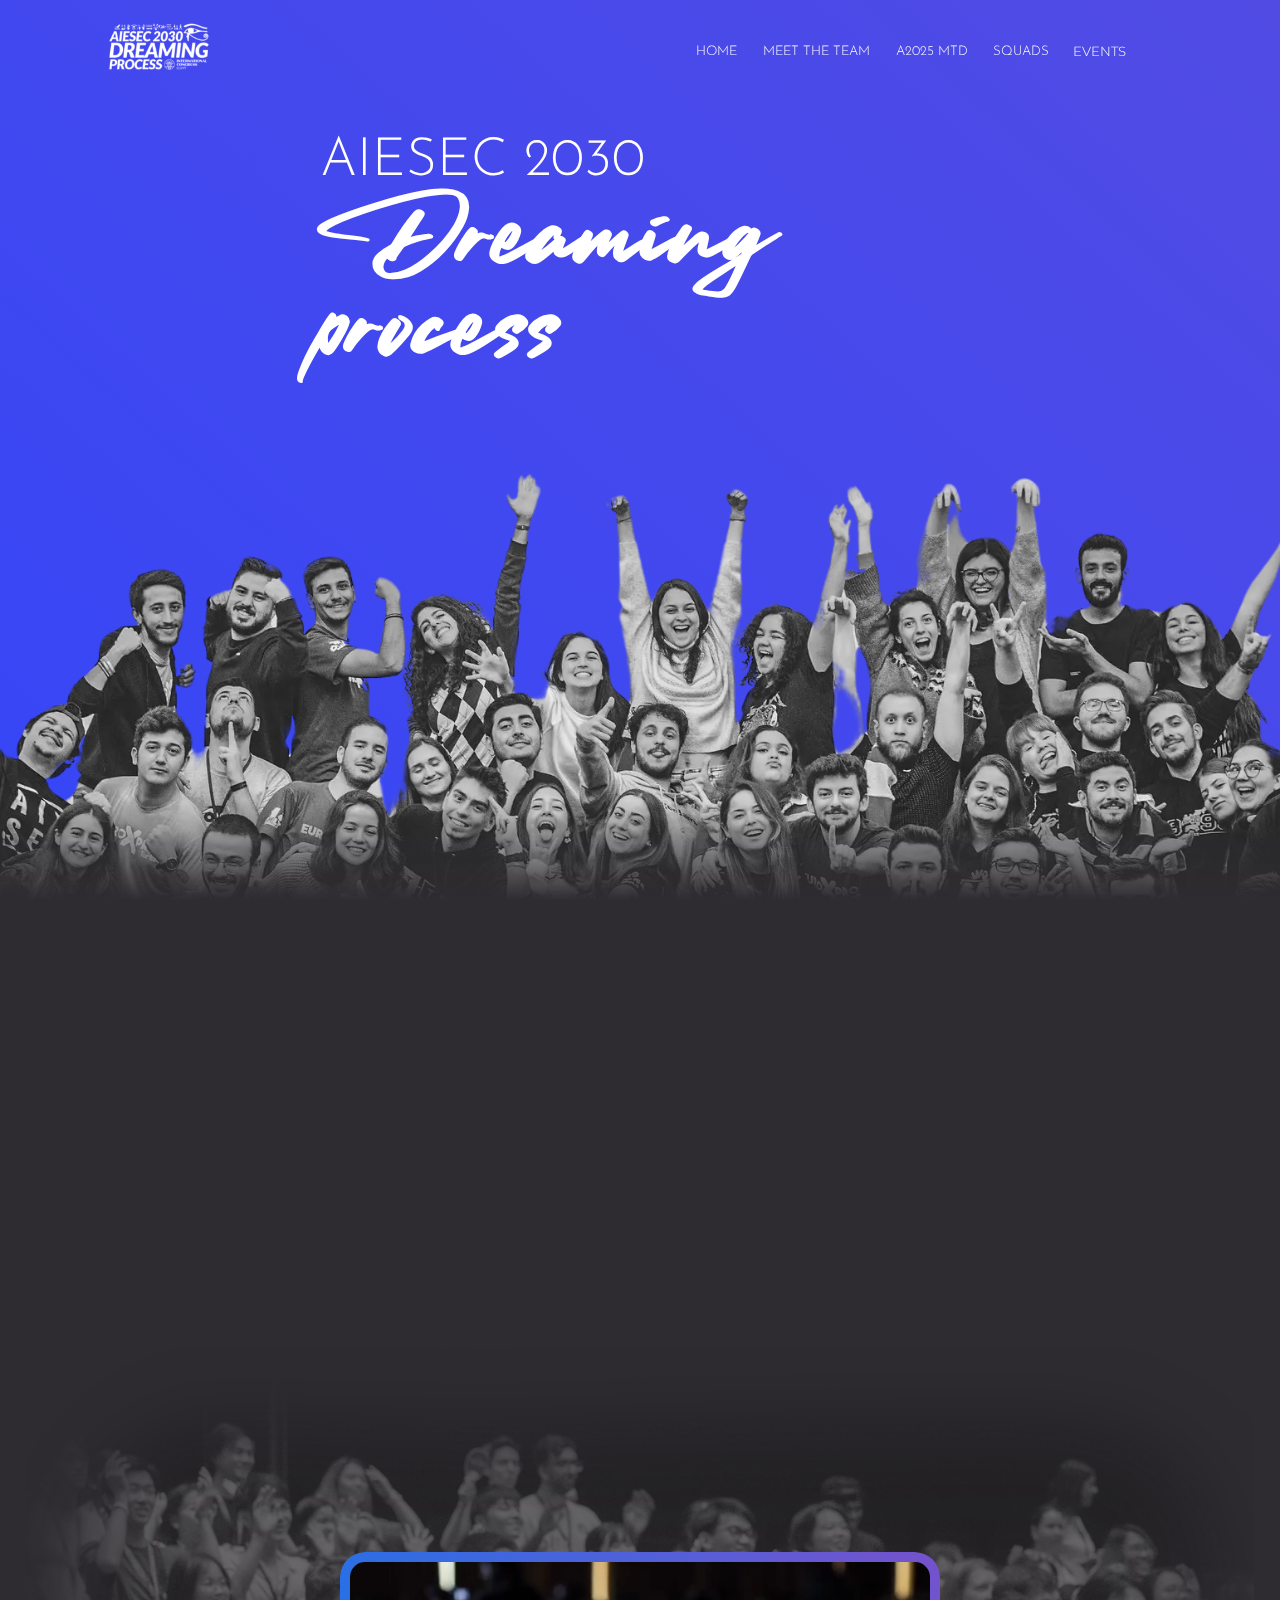
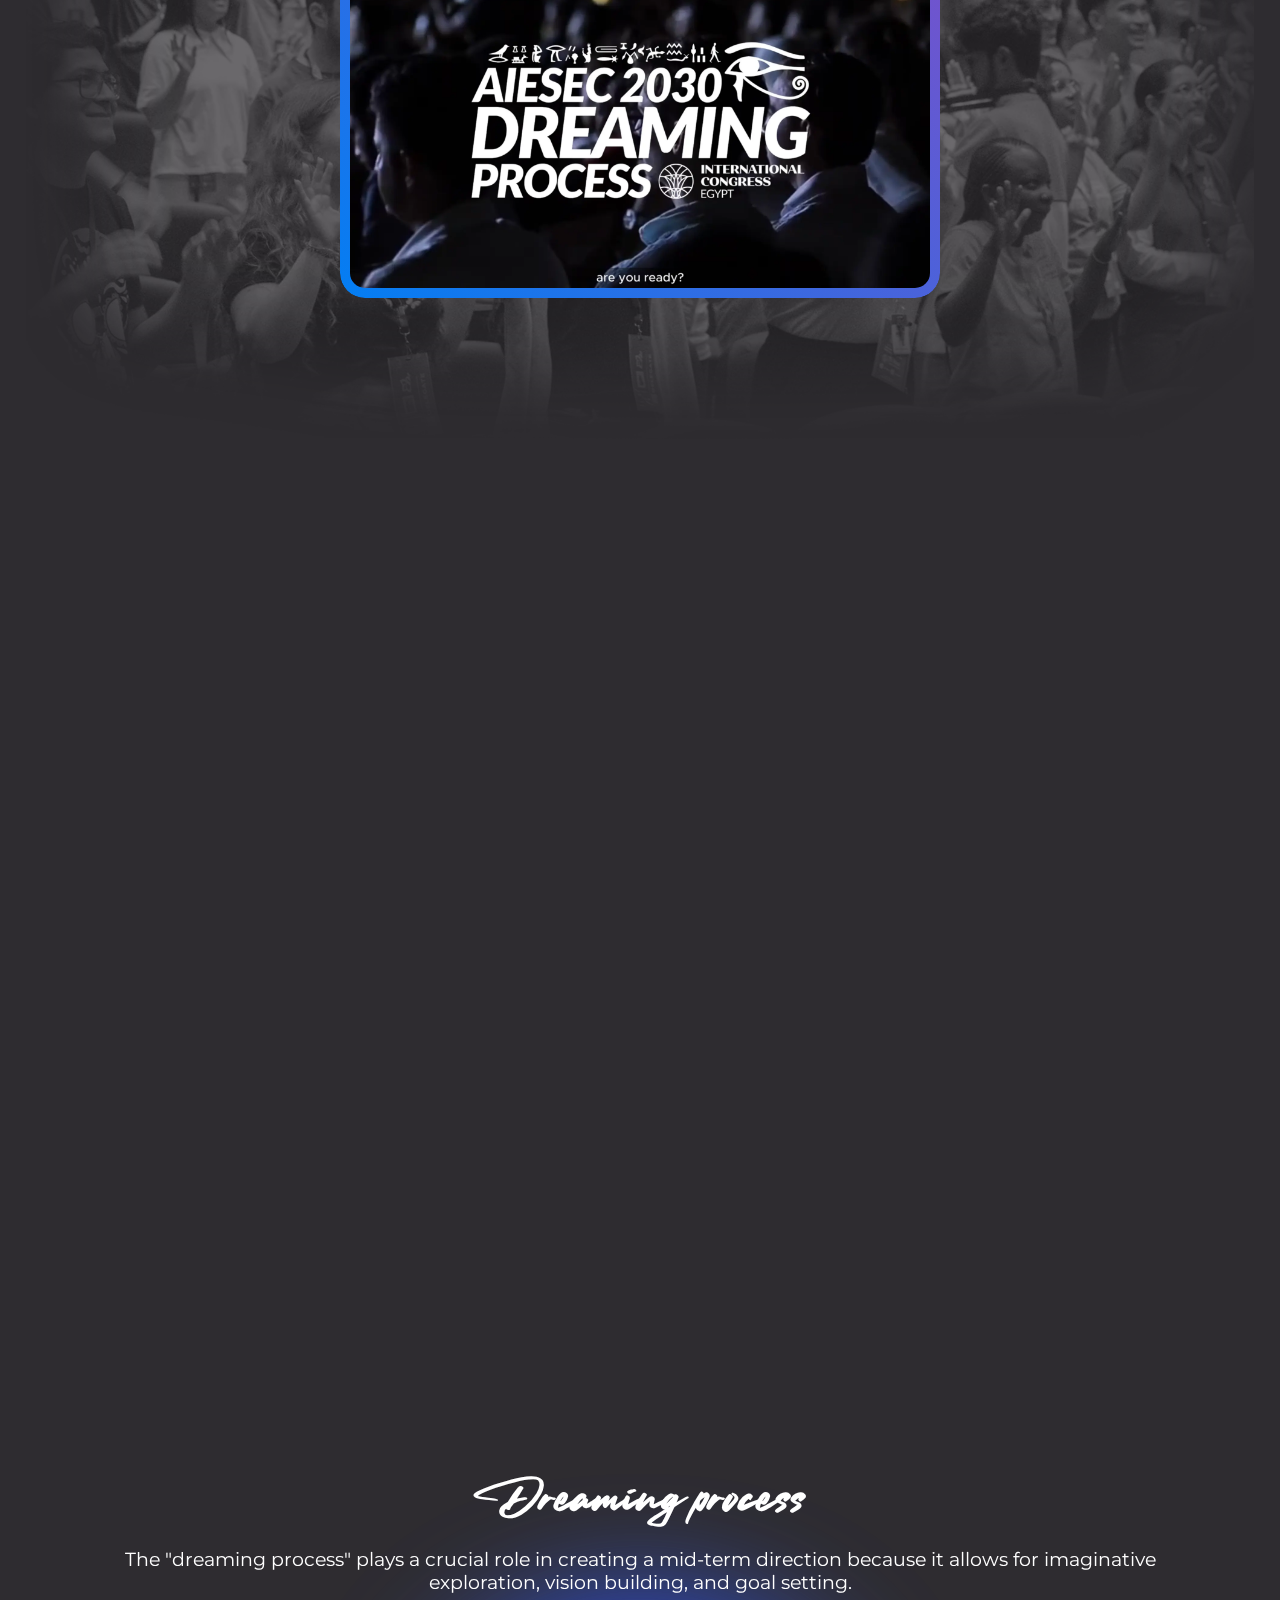
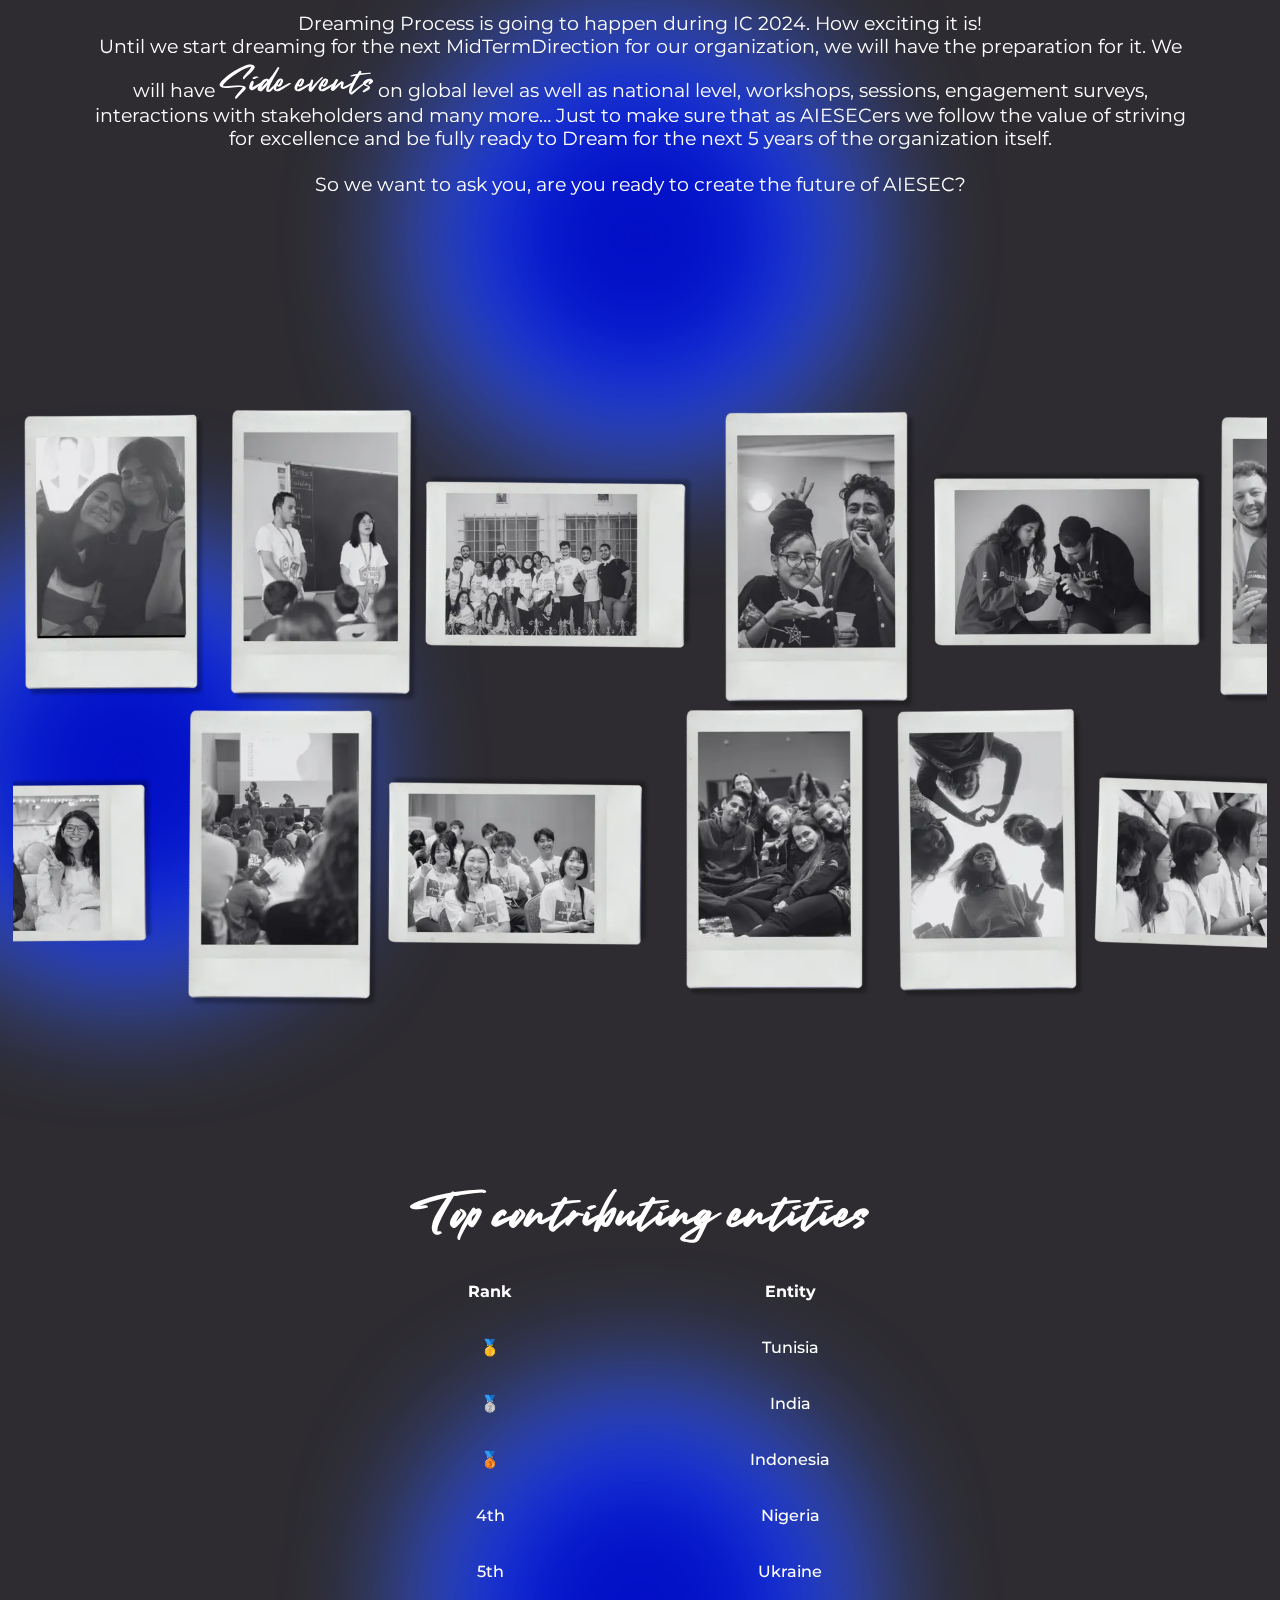
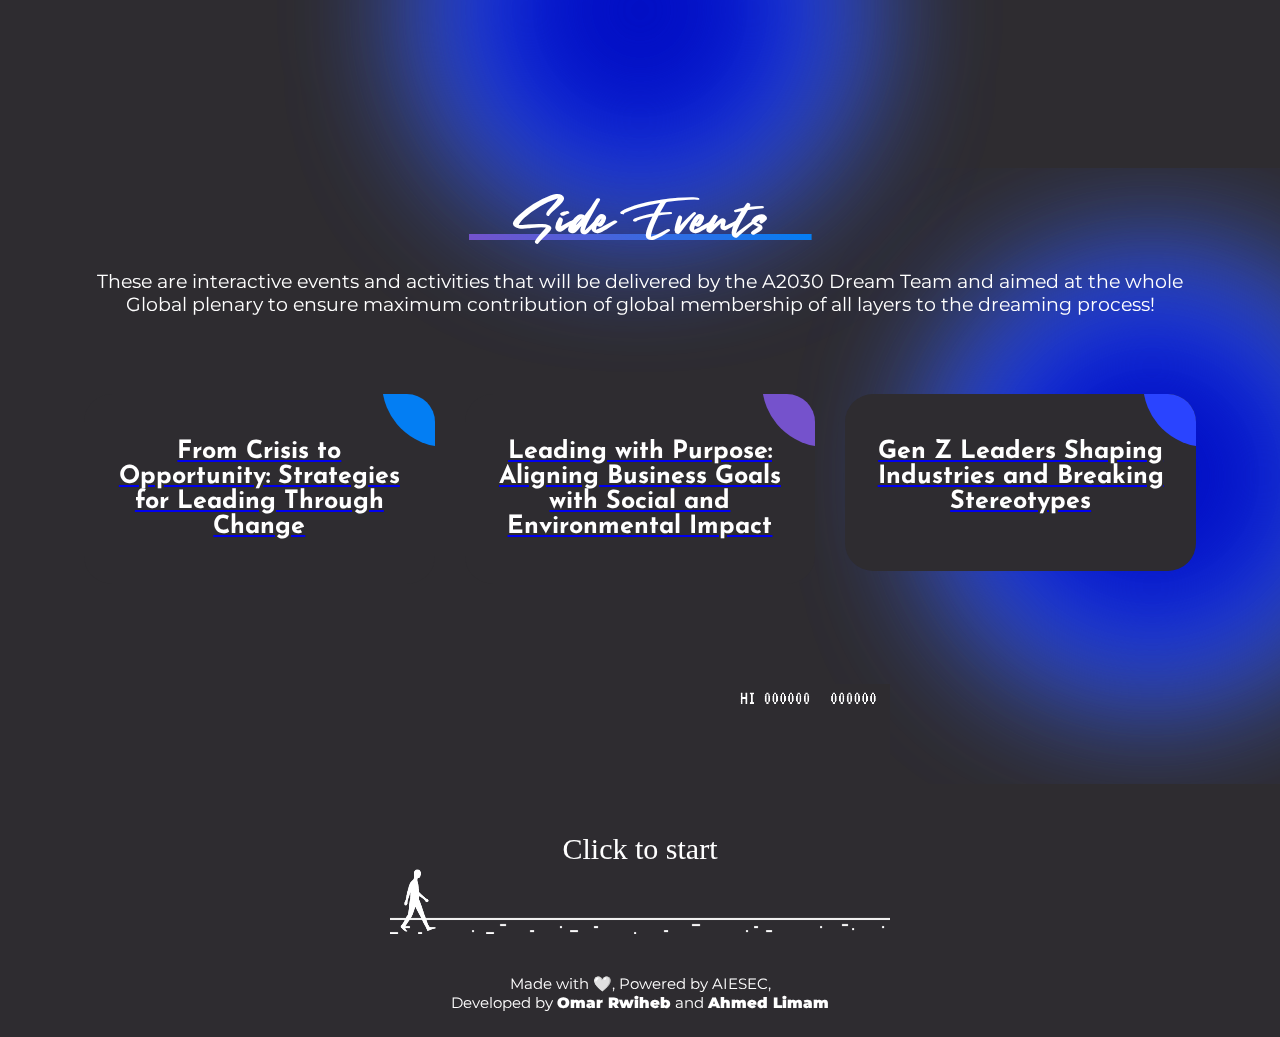
<file: index.html>
<!DOCTYPE html>
<html lang="en">

<head>
  <meta charset="UTF-8" />
  <meta name="viewport" content="width=device-width, initial-scale=1.0" />
  <link rel="apple-touch-icon" sizes="180x180" href="assets/img/favicon_io/apple-touch-icon.png" />
  <link rel="icon" type="image/png" sizes="32x32" href="assets/img/favicon_io/favicon-32x32.png" />
  <link rel="icon" type="image/png" sizes="16x16" href="assets/img/favicon_io/favicon-16x16.png" />
  <link rel="manifest" href="assets/img/favicon_io/site.webmanifest" />

  <title>A2030</title>
  <link rel="stylesheet" href="assets/css/style.css" />
  <link rel="stylesheet" href="assets/css/side-events-style.css" />
  <link rel="stylesheet" href="game_white/style.css" />
  <link href="https://unpkg.com/aos@2.3.1/dist/aos.css" rel="stylesheet" />
  <link rel="stylesheet" href="https://cdnjs.cloudflare.com/ajax/libs/font-awesome/6.5.2/css/all.min.css"
    integrity="sha512-SnH5WK+bZxgPHs44uWIX+LLJAJ9/2PkPKZ5QiAj6Ta86w+fsb2TkcmfRyVX3pBnMFcV7oQPJkl9QevSCWr3W6A=="
    crossorigin="anonymous" referrerpolicy="no-referrer" />
</head>

<body>
  <!-- <div class="popup-container">
    <div class="blocker"></div>
    <div class="popup" style="width: 70dvw;">
      <div id="close-btn" class="close"></div>

      <div class="countdown-container">
        <h1 id="headline">AIESEC 2030 DREAMING COUNTDOWN</h1>
        <div id="countdown">
          <ul class="countdown-ul">
            <li><span id="days"></span>days</li>
            <li><span id="hours"></span>Hours</li>
            <li><span id="minutes"></span>Minutes</li>
            <li><span id="seconds"></span>Seconds</li>
          </ul>
        </div>
        <div id="content" class="emoji">
          <span>🥳</span>
          <span>🎉</span>
          <span>🚀</span>
        </div>
      </div>
    </div>
  </div> -->
  <!-- <a class="fixed-register-button" href="register.html">Register</a> -->
  <header>
    <div class="container">
      <nav>
        <a href="/"><img src="assets/img/logo.webp" alt="" /></a>
        <ul>
          <!-- <li><a href="register.html" class="main-nav-first">Register</a></li> -->
          <li><a href="/">Home</a></li>
          <li><a href="team.html">Meet the Team</a></li>
          <li><a href="https://www.hub.aiesec.org/a2025">A2025 MTD</a></li>
          <li><a href="squads.html">Squads</a></li>

          <li>
            <div class="user-list">
              <div class="user-list-header">
                <p>Events</p>
                <p><i class="fa-solid fa-caret-down"></i></p>
              </div>
              <ul id="dropdown-profile" style="display: none">
                <li>
                  <a href="FromCrisisToOpportunity.html">From Crisis to Opportunity</a>
                </li>
                <li>
                  <a href="LeadingWithPurpose.html">Leading with Purpose</a>
                </li>
                <li><a href="GenZLeaders.html">Gen Z Leaders</a></li>
              </ul>
            </div>
          </li>
        </ul>
        <div class="hamburger">
          <button>
            <div class="bar"></div>
          </button>
        </div>
      </nav>
    </div>
  </header>
  <div class="mobile-nav" style="display: none">
    <div class="nav-blocker"></div>
    <div class="nav-content">
      <a style="display: flex; justify-content: left" href="/"><img class="logo" src="assets/img/logo.webp"
          alt="" /></a>
      <ul>
        <!-- <li style="margin-top: 19px"><a href="register.html">Register</a></li> -->
        <li style="margin-top: 19px"><a href="/">Home</a></li>
        <li style="margin-top: 19px">
          <a href="team.html">Meet the Team</a>
        </li>
        <li style="margin-top: 19px">
          <a href="https://www.hub.aiesec.org/a2025">A2025 MTD</a>
        </li>
        <li style="margin-top: 19px">
          <a href="squads.html">Squads</a>
        </li>

        <li style="margin-top: 19px">
          <div class="programs-list">
            <div id="dropdown-head-mob" class="dropdown-head" href="">
              <p>Events</p>
              <p><i class="fa-solid fa-caret-down"></i></p>
            </div>
            <div class="dropdown">
              <ul id="mob-dropdown" style="
                    color: #fff;
                    background: transparent;
                    padding: 14px;
                    border-bottom-left-radius: 15px;
                    border-bottom-right-radius: 15px;
                    position: absolute;
                    width: 100%;
                    display: block;
                    padding-left: 30px;
                  " class="dropdown-list-mob">
                <li>
                  <a href="FromCrisisToOpportunity.html">From Crisis to Opportunity</a>
                </li>
                <li>
                  <a href="LeadingWithPurpose.html">Leading with Purpose</a>
                </li>
                <li><a href="GenZLeaders.html">Gen Z Leaders</a></li>
              </ul>
              <div class="list-cover" style="transform: translateY(1px)"></div>
            </div>
          </div>
        </li>
      </ul>
    </div>
  </div>
  <main>
    <section class="hero header" id="hero-sec">
      <div class="hero-container">
        <div>
          <div class="her-content">
            <p style="font-family: 'JosefinSans'">AIESEC 2030</p>
            <h1>Dreaming process</h1>
          </div>
          <img src="assets/img/hero_img.webp" alt="" />
          <div class="shade"></div>
        </div>
      </div>
    </section>

    <section class="what container">
      <div class="what-content">
        <div class="what-text" data-aos="fade-up" data-aos-anchor-placement="top-bottom">
          <h2 class="tapered">What is MTD</h2>
          <p>
            A mid-term Direction is a milestone towards the achievement of
            AIESEC’s vision of Peace and Fulfillment of Humankind’s Potential.
            <br /><br />
            It prioritizes clarity, alignment, ambition, measurement,
            challenge, and external relevance to guide the organization
            effectively. It ensures everyone is on the same page, fosters
            enthusiasm, tracks progress, sets ambitious goals, and showcases
            impact to the world.
          </p>
        </div>
      </div>
    </section>

    <section class="container video-section">
      <img src="assets/img/video_bgg.webp" alt="" />

      <div class="video">
        <button class="fas fa-play play-btn" id="myButton" onclick="Play()"></button>
        <video id="video" poster="assets/img/poster.webp">
          <source id="mp4" type="video/mp4" />
        </video>
      </div>
    </section>
    <section class="why-container container" data-aos="fade-up" data-aos-anchor-placement="top-bottom">
      <div class="why-container-left">
        <h2 class="tapered" style="text-align: center">Why MTD</h2>
        <div class="why-mtd-card-container">
          <div class="why-mtd-card hero header">
            <h1>Strategic Direction</h1>
            <p>
              Provides a clear path of what we need to prioritize at every
              given time.
            </p>
          </div>
          <div class="why-mtd-card hero header">
            <h1>Internal Alignment</h1>
            <p>
              Every structure and subsystem should share a unified definition
              of success.
            </p>
          </div>
          <div class="why-mtd-card hero header">
            <h1>Ambition And Excitement</h1>
            <p>Drive a culture of excitement and unity towards our goal.</p>
          </div>
          <div class="why-mtd-card hero header">
            <h1>Measure Progress</h1>
            <p>
              We should be able to assess and measure the achievement of our
              ambition.
            </p>
          </div>
          <div class="why-mtd-card hero header">
            <h1>Challenge The Organization</h1>
            <p>An opportunity to set ambitious goals and commit to it.</p>
          </div>
          <div class="why-mtd-card hero header">
            <h1>Ensure External Relevance</h1>
            <p>
              We can benchmark our success for the world to see our impact and
              value.
            </p>
          </div>
        </div>
      </div>
      <div class="blob-container">
        <div class="blobs">
          <div class="blob a"></div>
          <div class="blob b"></div>
          <div class="blob c"></div>
        </div>
      </div>
    </section>
    <section class="five-years" data-aos="fade-up" data-aos-anchor-placement="top-bottom">
      <h2>
        Mid term directions have been created in a
        <span class="h2-number">5</span>-year interval since
        <span class="h2-number">2005.</span>
        <br class="h2-spacing" />
        Past Midterm Directions:
        <span class="h2-number">2005, 2010, 2015, 2020, 2025.</span>
      </h2>
      <br />
      <a target="_blank" href="https://drive.google.com/file/d/1UAyzcCK6x4CFjCf8bcnA5Qf3rdU8pWmf/view"
        class="learn-more-button">Learn more</a>
    </section>

    <section class="aura-section container">
      <div class="what-content container">
        <h2>Dreaming process</h2>
        <p>
          The "dreaming process" plays a crucial role in creating a mid-term
          direction because it allows for imaginative exploration, vision
          building, and goal setting.
        </p>
        <br />
        <p>
          Dreaming Process is going to happen during IC 2024. How exciting it
          is!<br />Until we start dreaming for the next MidTermDirection for
          our organization, we will have the preparation for it. We will have
          <span>Side events</span> on global level as well as national level,
          workshops, sessions, engagement surveys, interactions with
          stakeholders and many more… Just to make sure that as AIESECers we
          follow the value of striving for excellence and be fully ready to
          Dream for the next 5 years of the organization itself.<br /><br />So
          we want to ask you, are you ready to create the future of AIESEC?
        </p>
      </div>
      <div class="blob-container">
        <div class="blobs">
          <div class="blob a"></div>
          <div class="blob b"></div>
          <div class="blob c"></div>
        </div>
      </div>
    </section>

    <section class="why">
      <div class="scrolling-container scrolling-txt">
        <div class="line1">
          <div class="scrolling-line line" id="line-one">
            <img src="assets/img/pola/1.webp" alt="Image 1" />
            <img src="assets/img/pola/2.webp" alt="Image 1" />
            <img class="hori" src="assets/img/pola/28.webp" alt="Image 1" />
            <img src="assets/img/pola/3.webp" alt="Image 1" />
            <img class="hori" src="assets/img/pola/24.webp" alt="Image 1" />
            <img src="assets/img/pola/4.webp" alt="Image 1" />
            <img src="assets/img/pola/5.webp" alt="Image 1" />
            <img class="hori" src="assets/img/pola/33.webp" alt="Image 1" />
            <img class="hori" src="assets/img/pola/23.webp" alt="Image 1" />
            <img src="assets/img/pola/6.webp" alt="Image 1" />
            <img class="hori" src="assets/img/pola/34.webp" alt="Image 1" />
            <img src="assets/img/pola/7.webp" alt="Image 1" />
            <img class="hori" src="assets/img/pola/30.webp" alt="Image 1" />
            <img src="assets/img/pola/8.webp" alt="Image 1" />
            <img src="assets/img/pola/9.webp" alt="Image 1" />
            <img src="assets/img/pola/10.webp" alt="Image 1" />
            <img src="assets/img/pola/11.webp" alt="Image 1" />
            <img class="hori" src="assets/img/pola/21.webp" alt="Image 1" />
            <img class="hori" src="assets/img/pola/32.webp" alt="Image 1" />
            <img class="hori" src="assets/img/pola/22.webp" alt="Image 1" />
            <img class="hori" src="assets/img/pola/26.webp" alt="Image 1" />
            <img class="hori" src="assets/img/pola/27.webp" alt="Image 1" />
            <img class="hori" src="assets/img/pola/29.webp" alt="Image 1" />
            <img class="hori" src="assets/img/pola/31.webp" alt="Image 1" />
            <img class="hori" src="assets/img/pola/35.webp" alt="Image 1" />
            <img class="hori" src="assets/img/pola/36.webp" alt="Image 1" />
          </div>
        </div>
        <div class="line2">
          <div class="scrolling-line line" id="line-two">
            <img src="assets/img/pola/1.webp" alt="Image 1" />
            <img src="assets/img/pola/2.webp" alt="Image 1" />
            <img class="hori" src="assets/img/pola/28.webp" alt="Image 1" />
            <img src="assets/img/pola/3.webp" alt="Image 1" />
            <img class="hori" src="assets/img/pola/24.webp" alt="Image 1" />
            <img src="assets/img/pola/4.webp" alt="Image 1" />
            <img src="assets/img/pola/5.webp" alt="Image 1" />
            <img class="hori" src="assets/img/pola/33.webp" alt="Image 1" />
            <img class="hori" src="assets/img/pola/23.webp" alt="Image 1" />
            <img src="assets/img/pola/6.webp" alt="Image 1" />
            <img class="hori" src="assets/img/pola/34.webp" alt="Image 1" />
            <img src="assets/img/pola/7.webp" alt="Image 1" />
            <img class="hori" src="assets/img/pola/30.webp" alt="Image 1" />
            <img src="assets/img/pola/8.webp" alt="Image 1" />
            <img src="assets/img/pola/9.webp" alt="Image 1" />
            <img class="hori" src="assets/img/pola/21.webp" alt="Image 1" />
            <img class="hori" src="assets/img/pola/32.webp" alt="Image 1" />
            <img class="hori" src="assets/img/pola/22.webp" alt="Image 1" />
            <img class="hori" src="assets/img/pola/26.webp" alt="Image 1" />
            <img class="hori" src="assets/img/pola/27.webp" alt="Image 1" />
            <img class="hori" src="assets/img/pola/29.webp" alt="Image 1" />
            <img class="hori" src="assets/img/pola/31.webp" alt="Image 1" />
            <img class="hori" src="assets/img/pola/35.webp" alt="Image 1" />
            <img class="hori" src="assets/img/pola/36.webp" alt="Image 1" />
            <img src="assets/img/pola/10.webp" alt="Image 1" />
            <img src="assets/img/pola/11.webp" alt="Image 1" />
          </div>
        </div>
      </div>
      <div class="blob-container">
        <div class="blobs">
          <div class="blob a"></div>
          <div class="blob b"></div>
          <div class="blob c"></div>
        </div>
      </div>
    </section>

    <section class="ranking container">
      <div class="wrapper">
        <h2>Top contributing entities</h2>

        <table>
          <thead>
            <tr>
              <th>Rank</th>
              <th>Entity</th>
            </tr>
          </thead>
          <tbody>
            <tr>
              <td class="rank">🥇</td>
              <td class="team">Tunisia</td>
            </tr>
            <tr>
              <td class="rank">🥈</td>
              <td class="team">India</td>
            </tr>
            <tr>
              <td class="rank">🥉</td>
              <td class="team">Indonesia</td>
            </tr>
            <tr>
              <td class="rank">4th</td>
              <td class="team">Nigeria</td>
            </tr>
            <tr>
              <td class="rank">5th</td>
              <td class="team">Ukraine</td>
            </tr>
            <!-- <tr>
                <td class="rank">6th</td>
                <td class="team">Algeria</td>
              </tr>
              <tr>
                <td class="rank">7th</td>
                <td class="team">Egypt</td>
              </tr>
              <tr>
                <td class="rank">8th</td>
                <td class="team">Azerbaijan</td>
              </tr>
              <tr>
                <td class="rank">9th</td>
                <td class="team">Kuwait</td>
              </tr>
              <tr>
                <td class="rank">10th</td>
                <td class="team">Morocco</td>
              </tr> -->
          </tbody>
        </table>
      </div>
      <div class="blob-container">
        <div class="blobs" style="left: 50%">
          <div class="blob a"></div>
          <div class="blob b"></div>
          <div class="blob c"></div>
        </div>
      </div>
    </section>

    <section class="events container">
      <div class="events-container">
        <h2 class="tapered">Side Events</h2>
        <div class="events-content">
          <div class="events-desc">
            <p>
              <!-- <span style="color: var(--blue)">Global Side Events</span>  -->
              These are interactive events and activities that will be
              delivered by the A2030 Dream Team and aimed at the whole Global
              plenary to ensure maximum contribution of global membership of
              all layers to the dreaming process!
            </p>
            <!-- <p>
              <span style="color: var(--purple)">National Side Event</span> Will
              be handled by the MC team of each entity to ensure maximum
              engagement and input of each entity in the dreaming process, and
              also a deeper understanding of your internal and external
              realities. This event is to be delegated to entities to take
              forward in order to include the most of their membership in the
              dreaming process in order to both increase engagement with the
              dreaming process and making this dreaming process as holistic and
              inclusive as it can be (including those that won't be able to make
              it to IC)
            </p> -->
          </div>
          <div class="events-cards">
            <div class="ag-format-container">
              <div class="ag-courses_box">
                <div class="ag-courses_item">
                  <a href="FromCrisisToOpportunity.html" class="ag-courses-item_link">
                    <div class="ag-courses-item_bg"></div>

                    <div class="ag-courses-item_title">
                      From Crisis to Opportunity: Strategies for Leading
                      Through Change
                    </div>

                    <!-- <div class="ag-courses-item_date-box">
                    Start:
                    <span class="ag-courses-item_date"> 04.11.2022 </span>
                  </div> -->
                  </a>
                </div>

                <div class="ag-courses_item">
                  <a href="LeadingWithPurpose.html" class="ag-courses-item_link">
                    <div class="ag-courses-item_bg"></div>

                    <div class="ag-courses-item_title">
                      Leading with Purpose: Aligning Business Goals with
                      Social and Environmental Impact
                    </div>

                    <!-- <div class="ag-courses-item_date-box">
                    Start:
                    <span class="ag-courses-item_date"> 04.11.2022 </span>
                  </div> -->
                  </a>
                </div>

                <div class="ag-courses_item">
                  <a href="GenZLeaders.html" class="ag-courses-item_link">
                    <div class="ag-courses-item_bg"></div>

                    <div class="ag-courses-item_title">
                      Gen Z Leaders Shaping Industries and Breaking
                      Stereotypes
                    </div>

                    <!-- <div class="ag-courses-item_date-box">
                    Start:
                    <span class="ag-courses-item_date"> 24 Jun 2024 </span>
                  </div> -->
                  </a>
                </div>
              </div>
            </div>
          </div>
        </div>
      </div>
      <div class="blob-container" style="height: 100%">
        <div class="blobs">
          <div class="blob a"></div>
          <div class="blob b"></div>
          <div class="blob c"></div>
        </div>
      </div>
    </section>

    <div class="game-div">
      <div class="game-container">
        <div class="submit-username-container text-center" id="submit-username-container">
          <input name="username" value="" id="username" class="input-game form-control text-center"
            placeholder="Username" />
          <button class="mt-1 btn-game primary" id="usernameBtn">
            Submit
          </button>
        </div>
        <canvas class="game" id="game"></canvas>
        <div class="blackScreen" id="black-screen"></div>
        <span class="btn-start primary" id="startBtn">Click to start</span>
      </div>
    </div>

  </main>
  <footer style="margin-bottom: 25px;">
    <p style="color: white">
      Made with 🤍, Powered by AIESEC,<br />
      Developed by
      <a class="omar" href="https://www.linkedin.com/in/omar-rwiheb-698a761b9/">Omar Rwiheb</a>
      and
      <a class="omar" href="https://www.linkedin.com/in/limam-ahmed/">Ahmed Limam</a>
    </p>
  </footer>

  <script src="https://code.jquery.com/jquery-3.7.1.slim.min.js"
    integrity="sha256-kmHvs0B+OpCW5GVHUNjv9rOmY0IvSIRcf7zGUDTDQM8=" crossorigin="anonymous"></script>
  <script src="https://unpkg.com/aos@2.3.1/dist/aos.js"></script>
  <script>
    AOS.init({ duration: 1600 });
  </script>
  <!--   <script>
    let line1 = document.getElementById("line-one");
    let line2 = document.getElementById("line-two");

    window.addEventListener("scroll", () => {
      let scrolled = window.scrollY;
      let val = scrolled * 0.5;

      line1.style.transform = `translateX(-${1 * val}px)`;
      line2.style.transform = `translateX(${1 * val}px)`;
    });
  </script> -->
  <script>
    $(window).scroll(function () {
      var scroll = $(window).scrollTop();
      $("#hero-sec").css({
        transform:
          "translate3d(0, +" +
          scroll / 100 +
          "%, 0) scale(" +
          (100 - scroll / 100) / 100 +
          ")",
      });
    });
  </script>
  <script>
    function Play() {
      var video = document.getElementById("video");
      var mp4 = document.getElementById("mp4");
      mp4.src = "assets/img/Video-1.m4v";
      var butt = document.getElementById("myButton");
      butt.style.display = "none";
      video.controls = true;
      video.load();
      video.play();
    }
  </script>
  <script>
    const blocker = document.querySelector(".blocker");
    const popup = document.querySelector(".popup-container");
    const close = document.querySelector(".close");

    window.onload = function () {
      setTimeout(function () {
        popup.style.display = "block";
      }, 100);
    };

    blocker.addEventListener("click", () => {
      popup.style.display = "none";
    });

    close.addEventListener("click", () => {
      popup.style.display = "none";
    });
  </script>
  <script src="assets/js/script.js"></script>
  <script src="game_white/game.js" type="module"></script>
  <script>
    (function () {
      const second = 1000,
        minute = second * 60,
        hour = minute * 60,
        day = hour * 24;

      //I'm adding this section so I don't have to keep updating this pen every year :-)
      //remove this if you don't need it
      let today = new Date(),
        dd = String(today.getDate()).padStart(2, "0"),
        mm = String(today.getMonth() + 1).padStart(2, "0"),
        yyyy = today.getFullYear(),
        nextYear = yyyy + 1,
        dayMonth = "07/12/",
        birthday = dayMonth + yyyy;

      today = mm + "/" + dd + "/" + yyyy;
      if (today > birthday) {
        birthday = dayMonth + nextYear;
      }
      //end

      const countDown = new Date(birthday).getTime(),
        x = setInterval(function () {

          const now = new Date().getTime(),
            distance = countDown - now;

          document.getElementById("days").innerText = Math.floor(distance / (day)),
            document.getElementById("hours").innerText = Math.floor((distance % (day)) / (hour)),
            document.getElementById("minutes").innerText = Math.floor((distance % (hour)) / (minute)),
            document.getElementById("seconds").innerText = Math.floor((distance % (minute)) / second);

          //do something later when date is reached
          if (distance < 0) {
            document.getElementById("headline").innerText = "LET'S GET TO DREAMING!!";
            document.getElementById("countdown").style.display = "none";
            document.getElementById("content").style.display = "block";
            clearInterval(x);
          }
          //seconds
        }, 0)
    }());
  </script>
</body>

</html>
</file>
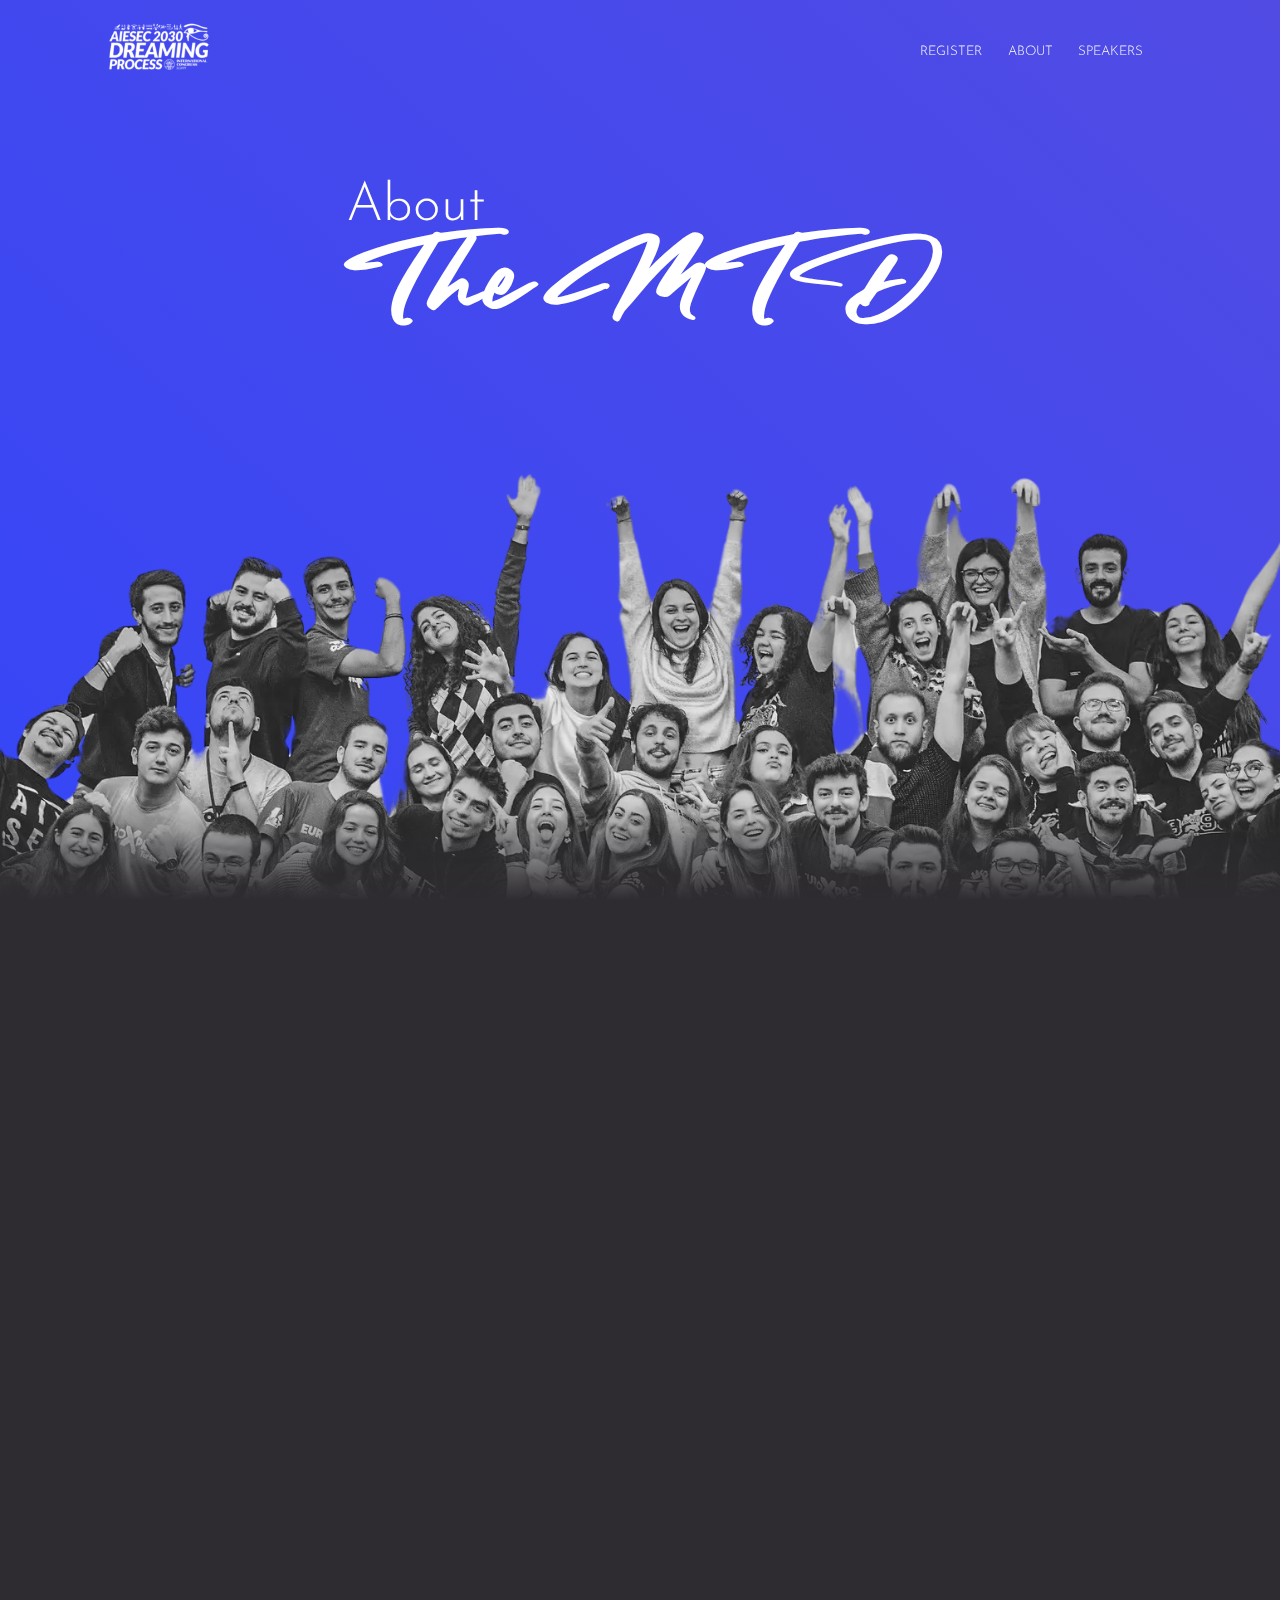
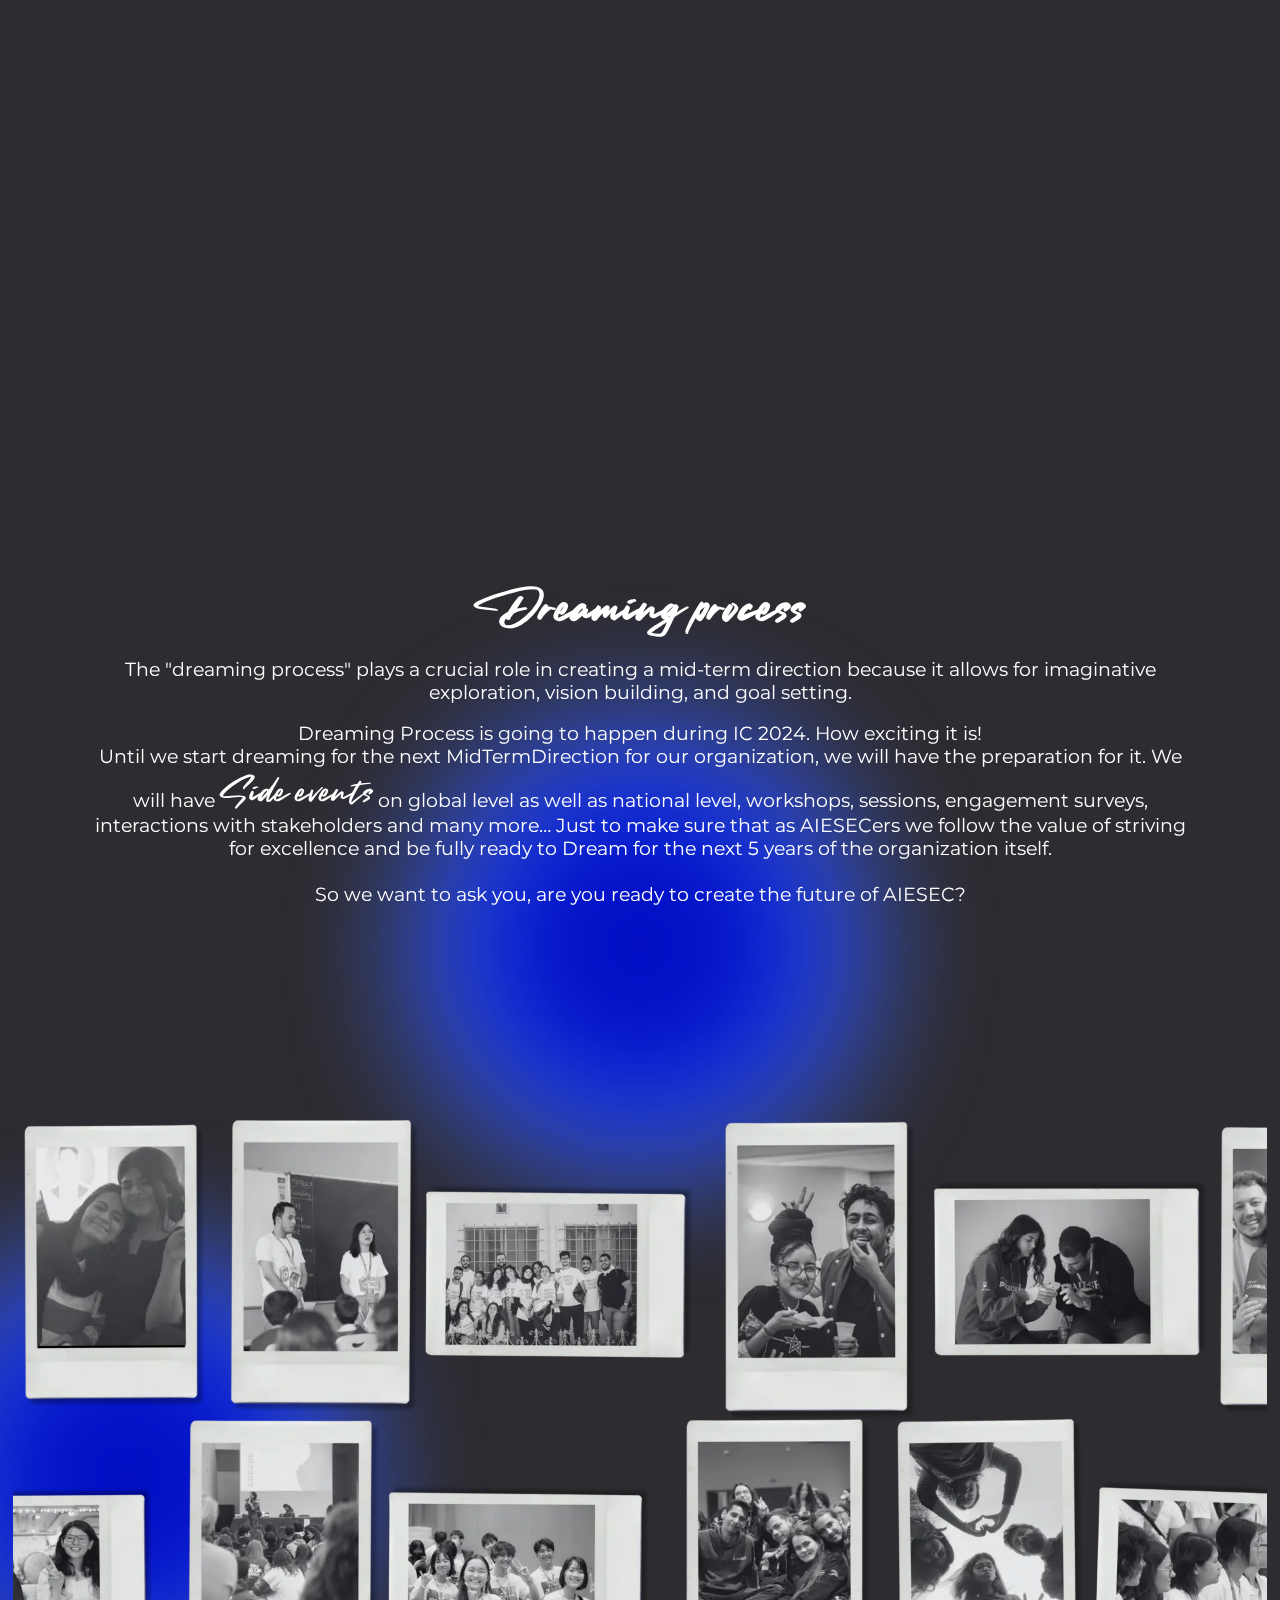
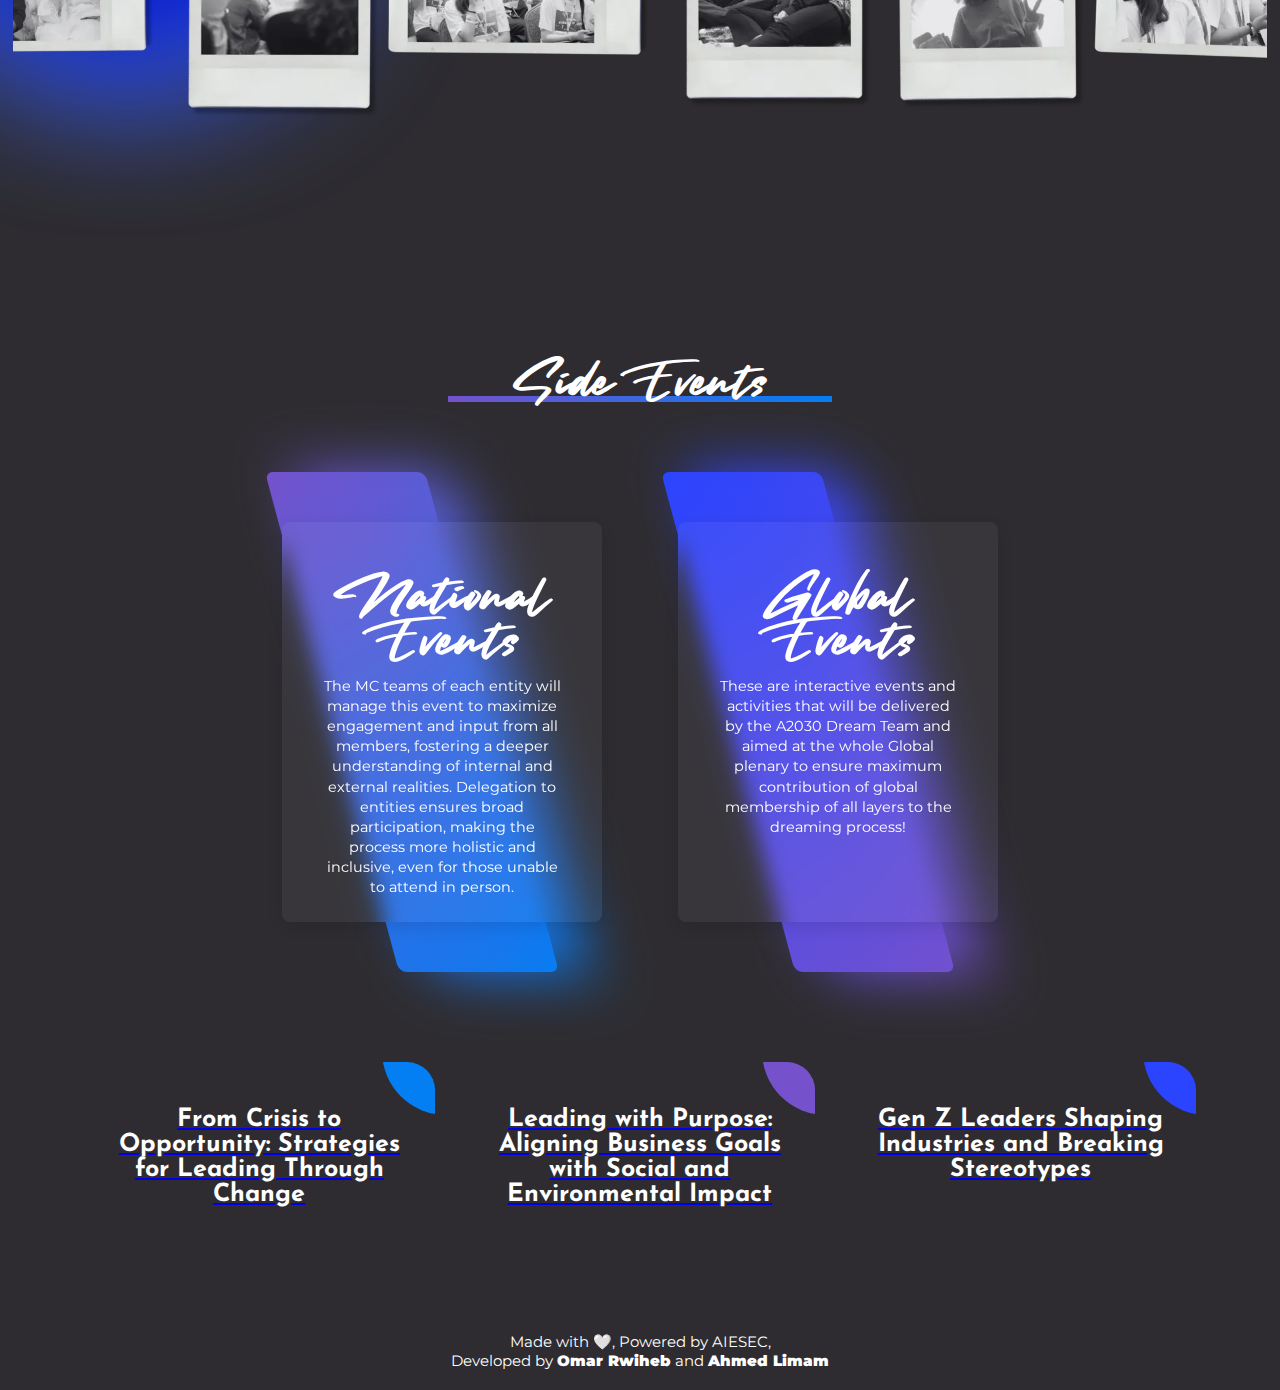
<file: about.html>
<!DOCTYPE html>
<html lang="en">

<head>
  <meta charset="UTF-8" />
  <meta name="viewport" content="width=device-width, initial-scale=1.0" />
  <title>A2030</title>
  <link rel="stylesheet" href="assets/css/style.css" />
  <link rel="stylesheet" href="assets/css/side-events-style.css" />
  <link href="https://unpkg.com/aos@2.3.1/dist/aos.css" rel="stylesheet" />
  <link rel="stylesheet" href="https://cdnjs.cloudflare.com/ajax/libs/font-awesome/6.5.2/css/all.min.css"
    integrity="sha512-SnH5WK+bZxgPHs44uWIX+LLJAJ9/2PkPKZ5QiAj6Ta86w+fsb2TkcmfRyVX3pBnMFcV7oQPJkl9QevSCWr3W6A=="
    crossorigin="anonymous" referrerpolicy="no-referrer" />
</head>

<body>
  <!-- <a class="fixed-register-button" href="register.html">Register</a> -->
  <header>
    <div class="container">
      <nav>
        <a href="/"><img src="assets/img/logo.webp" alt="" /></a>
        <ul>
          <li><a href="register.html">Register</a></li>
          <li><a href="">About</a></li>
          <li><a href="">Speakers</a></li>
        </ul>
        <div class="hamburger">
          <button>
            <div class="bar"></div>
          </button>
        </div>
      </nav>
    </div>
  </header>
  <div class="mobile-nav" style="display: none">
    <div class="nav-blocker"></div>
    <div class="nav-content">
      <a style="display: flex; justify-content: left" href="index.html"><img class="logo" src="assets/img/logo.webp"
          alt="" /></a>
      <ul>
        <li style="margin-top: 19px;"><a href="register.html">Register</a></li>
        <li style="margin-top: 19px;"><a href="">Events</a></li>
        <li style="margin-top: 19px;"><a href="">Speakers</a></li>
        <li style="margin-top: 19px;"><a href="">Blog</a></li>
      </ul>
    </div>
  </div>

  <main>
    <section class="hero header" id="hero-sec">
      <div class="hero-container">
        <div>
          <div class="her-content">
            <p style="font-family: 'JosefinSans'">About</p>
            <h1>The MTD</h1>
          </div>
          <img src="assets/img/hero_img.webp" alt="" />
          <div class="shade"></div>
        </div>
      </div>
    </section>

    <section class="what container">
      <div class="what-content">
        <div class="what-text" data-aos="fade-up" data-aos-anchor-placement="top-bottom">
          <h2 class="tapered">What is MTD</h2>
          <p>
            A mid-term Direction is a milestone towards the achievement of
            AIESEC’s vision of Peace and Fulfillment of Humankind’s Potential.
            <br /><br />
            It prioritizes clarity, alignment, ambition, measurement,
            challenge, and external relevance to guide the organization
            effectively. It ensures everyone is on the same page, fosters
            enthusiasm, tracks progress, sets ambitious goals, and showcases
            impact to the world.
          </p>
        </div>
      </div>
    </section>

    <section class="why-container container" data-aos="zoom-in-up">
      <h2 class="tapered" style="text-align: center;">Why MTD</h2>
      <div class="why-mtd-card-container">

        <div class="why-mtd-card hero header">
          <h1>Strategic Direction</h1>
          <p>Provides a clear path of what we need to prioritize at every given time.</p>
        </div>
        <div class="why-mtd-card hero header">
          <h1>Internal Alignment</h1>
          <p>Every structure and subsystem should share a unified definition of success.</p>
        </div>
        <div class="why-mtd-card hero header">
          <h1>Ambition And Excitement</h1>
          <p>Drive a culture of excitement and unity towards our goal.</p>
        </div>
        <div class="why-mtd-card hero header">
          <h1>Measure Progress</h1>
          <p>We should be able to assess and measure the achievement of our ambition.</p>
        </div>
        <div class="why-mtd-card hero header">
          <h1>Challenge The Organization</h1>
          <p>An opportunity to set ambitious goals and commit to it.</p>
        </div>
        <div class="why-mtd-card hero header">
          <h1>Ensure External Relevance</h1>
          <p>We can benchmark our success for the world to see our impact and value.</p>
        </div>
      </div>
    </section>
    <section class="five-years" data-aos="zoom-in">
      <h2>Mid term directions have been created in a
        <span class="h2-number">5</span>-year interval since
        <span class="h2-number">2005.</span>
        <br class="h2-spacing">
        Past Midterm Directions:
        <span class="h2-number">2005, 2010, 2015, 2020, 2025.</span>
      </h2>
      </br>
      <a target="_blank" href="https://drive.google.com/file/d/1UAyzcCK6x4CFjCf8bcnA5Qf3rdU8pWmf/view"
        class="learn-more-button">Learn
        more</a>
    </section>
    <section class="aura-section container">
      <div class="what-content container">
        <h2>Dreaming process</h2>
        <p>
          The "dreaming process" plays a crucial role in creating a mid-term
          direction because it allows for imaginative exploration, vision
          building, and goal setting.
        </p>
        <br />
        <p>
          Dreaming Process is going to happen during IC 2024. How exciting it
          is!<br />Until we start dreaming for the next MidTermDirection for
          our organization, we will have the preparation for it. We will have
          <span>Side events</span> on global level as well as national level,
          workshops, sessions, engagement surveys, interactions with
          stakeholders and many more… Just to make sure that as AIESECers we
          follow the value of striving for excellence and be fully ready to
          Dream for the next 5 years of the organization itself.<br /><br />So
          we want to ask you, are you ready to create the future of AIESEC?
        </p>
      </div>
      <div class="blob-container">
        <div class="blobs">
          <div class="blob a"></div>
          <div class="blob b"></div>
          <div class="blob c"></div>
        </div>
      </div>
    </section>
    <section class="why">
      <div class="scrolling-container scrolling-txt">
        <div class="line1">
          <div class="scrolling-line line" id="line-one">
            <img src="assets/img/pola/1.webp" alt="Image 1" />
            <img src="assets/img/pola/2.webp" alt="Image 1" />
            <img class="hori" src="assets/img/pola/28.webp" alt="Image 1" />
            <img src="assets/img/pola/3.webp" alt="Image 1" />
            <img class="hori" src="assets/img/pola/24.webp" alt="Image 1" />
            <img src="assets/img/pola/4.webp" alt="Image 1" />
            <img src="assets/img/pola/5.webp" alt="Image 1" />
            <img class="hori" src="assets/img/pola/33.webp" alt="Image 1" />
            <img class="hori" src="assets/img/pola/23.webp" alt="Image 1" />
            <img src="assets/img/pola/6.webp" alt="Image 1" />
            <img class="hori" src="assets/img/pola/34.webp" alt="Image 1" />
            <img src="assets/img/pola/7.webp" alt="Image 1" />
            <img class="hori" src="assets/img/pola/30.webp" alt="Image 1" />
            <img src="assets/img/pola/8.webp" alt="Image 1" />
            <img src="assets/img/pola/9.webp" alt="Image 1" />
            <img src="assets/img/pola/10.webp" alt="Image 1" />
            <img src="assets/img/pola/11.webp" alt="Image 1" />
            <img class="hori" src="assets/img/pola/21.webp" alt="Image 1" />
            <img class="hori" src="assets/img/pola/32.webp" alt="Image 1" />
            <img class="hori" src="assets/img/pola/22.webp" alt="Image 1" />
            <img class="hori" src="assets/img/pola/26.webp" alt="Image 1" />
            <img class="hori" src="assets/img/pola/27.webp" alt="Image 1" />
            <img class="hori" src="assets/img/pola/29.webp" alt="Image 1" />
            <img class="hori" src="assets/img/pola/31.webp" alt="Image 1" />
            <img class="hori" src="assets/img/pola/35.webp" alt="Image 1" />
            <img class="hori" src="assets/img/pola/36.webp" alt="Image 1" />
          </div>
        </div>
        <div class="line2">
          <div class="scrolling-line line" id="line-two">
            <img src="assets/img/pola/1.webp" alt="Image 1" />
            <img src="assets/img/pola/2.webp" alt="Image 1" />
            <img class="hori" src="assets/img/pola/28.webp" alt="Image 1" />
            <img src="assets/img/pola/3.webp" alt="Image 1" />
            <img class="hori" src="assets/img/pola/24.webp" alt="Image 1" />
            <img src="assets/img/pola/4.webp" alt="Image 1" />
            <img src="assets/img/pola/5.webp" alt="Image 1" />
            <img class="hori" src="assets/img/pola/33.webp" alt="Image 1" />
            <img class="hori" src="assets/img/pola/23.webp" alt="Image 1" />
            <img src="assets/img/pola/6.webp" alt="Image 1" />
            <img class="hori" src="assets/img/pola/34.webp" alt="Image 1" />
            <img src="assets/img/pola/7.webp" alt="Image 1" />
            <img class="hori" src="assets/img/pola/30.webp" alt="Image 1" />
            <img src="assets/img/pola/8.webp" alt="Image 1" />
            <img src="assets/img/pola/9.webp" alt="Image 1" />
            <img class="hori" src="assets/img/pola/21.webp" alt="Image 1" />
            <img class="hori" src="assets/img/pola/32.webp" alt="Image 1" />
            <img class="hori" src="assets/img/pola/22.webp" alt="Image 1" />
            <img class="hori" src="assets/img/pola/26.webp" alt="Image 1" />
            <img class="hori" src="assets/img/pola/27.webp" alt="Image 1" />
            <img class="hori" src="assets/img/pola/29.webp" alt="Image 1" />
            <img class="hori" src="assets/img/pola/31.webp" alt="Image 1" />
            <img class="hori" src="assets/img/pola/35.webp" alt="Image 1" />
            <img class="hori" src="assets/img/pola/36.webp" alt="Image 1" />
            <img src="assets/img/pola/10.webp" alt="Image 1" />
            <img src="assets/img/pola/11.webp" alt="Image 1" />
          </div>
        </div>
      </div>
      <div class="blob-container">
        <div class="blobs">
          <div class="blob a"></div>
          <div class="blob b"></div>
          <div class="blob c"></div>
        </div>
      </div>
    </section>
    <section class="side-events">
      <h2 class="tapered">Side Events</h2>
      <div class="side-events-container">
        <div class="side-events-container-box">
          <span></span>
          <div class="side-events-container-box-content">
            <h2>National Events</h2>
            <p>The MC teams of each entity will manage this event to maximize engagement and input from all members,
              fostering a deeper understanding of internal and external realities. Delegation to entities ensures broad
              participation, making the process more holistic and inclusive, even for those unable to attend in person.
            </p>
            <!-- <a href="#">Read More</a> -->
          </div>
        </div>
        <div class="side-events-container-box">
          <span></span>
          <div class="side-events-container-box-content">
            <h2>Global Events</h2>
            <p>These are interactive events and activities that will be delivered by the A2030 Dream Team and aimed at
              the
              whole Global plenary to ensure maximum contribution of global membership of all layers to the dreaming
              process!</p>
            <!-- <a href="#">Read More</a> -->
          </div>
        </div>
      </div>
      <div class="events-cards">
        <div class="ag-format-container">
          <div class="ag-courses_box">
            <div class="ag-courses_item">
              <a href="#" class="ag-courses-item_link">
                <div class="ag-courses-item_bg"></div>

                <div class="ag-courses-item_title">
                  From Crisis to Opportunity: Strategies for Leading
                  Through Change
                </div>

                <!-- <div class="ag-courses-item_date-box">
                Start:
                <span class="ag-courses-item_date"> 04.11.2022 </span>
              </div> -->
              </a>
            </div>

            <div class="ag-courses_item">
              <a href="#" class="ag-courses-item_link">
                <div class="ag-courses-item_bg"></div>

                <div class="ag-courses-item_title">
                  Leading with Purpose: Aligning Business Goals with
                  Social and Environmental Impact
                </div>

                <!-- <div class="ag-courses-item_date-box">
                Start:
                <span class="ag-courses-item_date"> 04.11.2022 </span>
              </div> -->
              </a>
            </div>

            <div class="ag-courses_item">
              <a href="GenZLeaders.html" class="ag-courses-item_link">
                <div class="ag-courses-item_bg"></div>

                <div class="ag-courses-item_title">
                  Gen Z Leaders Shaping Industries and Breaking
                  Stereotypes
                </div>

                <!-- <div class="ag-courses-item_date-box">
                Start:
                <span class="ag-courses-item_date"> 24 Jun 2024 </span>
              </div> -->
              </a>
            </div>
          </div>
        </div>
      </div>
    </section>
  </main>
  <footer>
    <p style="color: white; padding-bottom: 20px;">
      Made with 🤍, Powered by AIESEC,<br />
      Developed by
      <a class="omar" href="https://www.linkedin.com/in/omar-rwiheb-698a761b9/">Omar Rwiheb</a>
      and
      <a class="omar" href="https://www.linkedin.com/in/limam-ahmed/">Ahmed Limam</a>
    </p>
  </footer>

  <script src="https://code.jquery.com/jquery-3.7.1.slim.min.js"
    integrity="sha256-kmHvs0B+OpCW5GVHUNjv9rOmY0IvSIRcf7zGUDTDQM8=" crossorigin="anonymous"></script>
  <script src="https://unpkg.com/aos@2.3.1/dist/aos.js"></script>
  <script>
    AOS.init({ duration: 1600 });
  </script>
  <script>
    let line1 = document.getElementById("line-one");
    let line2 = document.getElementById("line-two");

    window.addEventListener("scroll", () => {
      let scrolled = window.scrollY;
      let val = scrolled * 0.5;

      line1.style.transform = `translateX(-${1 * val}px)`;
      line2.style.transform = `translateX(${1 * val}px)`;
    });
  </script>
  <script>
    $(window).scroll(function () {
      var scroll = $(window).scrollTop();
      $("#hero-sec").css({
        transform:
          "translate3d(0, +" +
          scroll / 100 +
          "%, 0) scale(" +
          (100 - scroll / 100) / 100 +
          ")",
      });
    });
  </script>
  <script>
    function Play() {
      var video = document.getElementById("video");
      var mp4 = document.getElementById("mp4");
      mp4.src = "assets/img/Video-1.m4v";
      var butt = document.getElementById("myButton");
      butt.style.display = "none";
      video.controls = true;
      video.load();
      video.play();
    }
  </script>
  <script src="assets/js/script.js"></script>
</body>

</html>
</file>
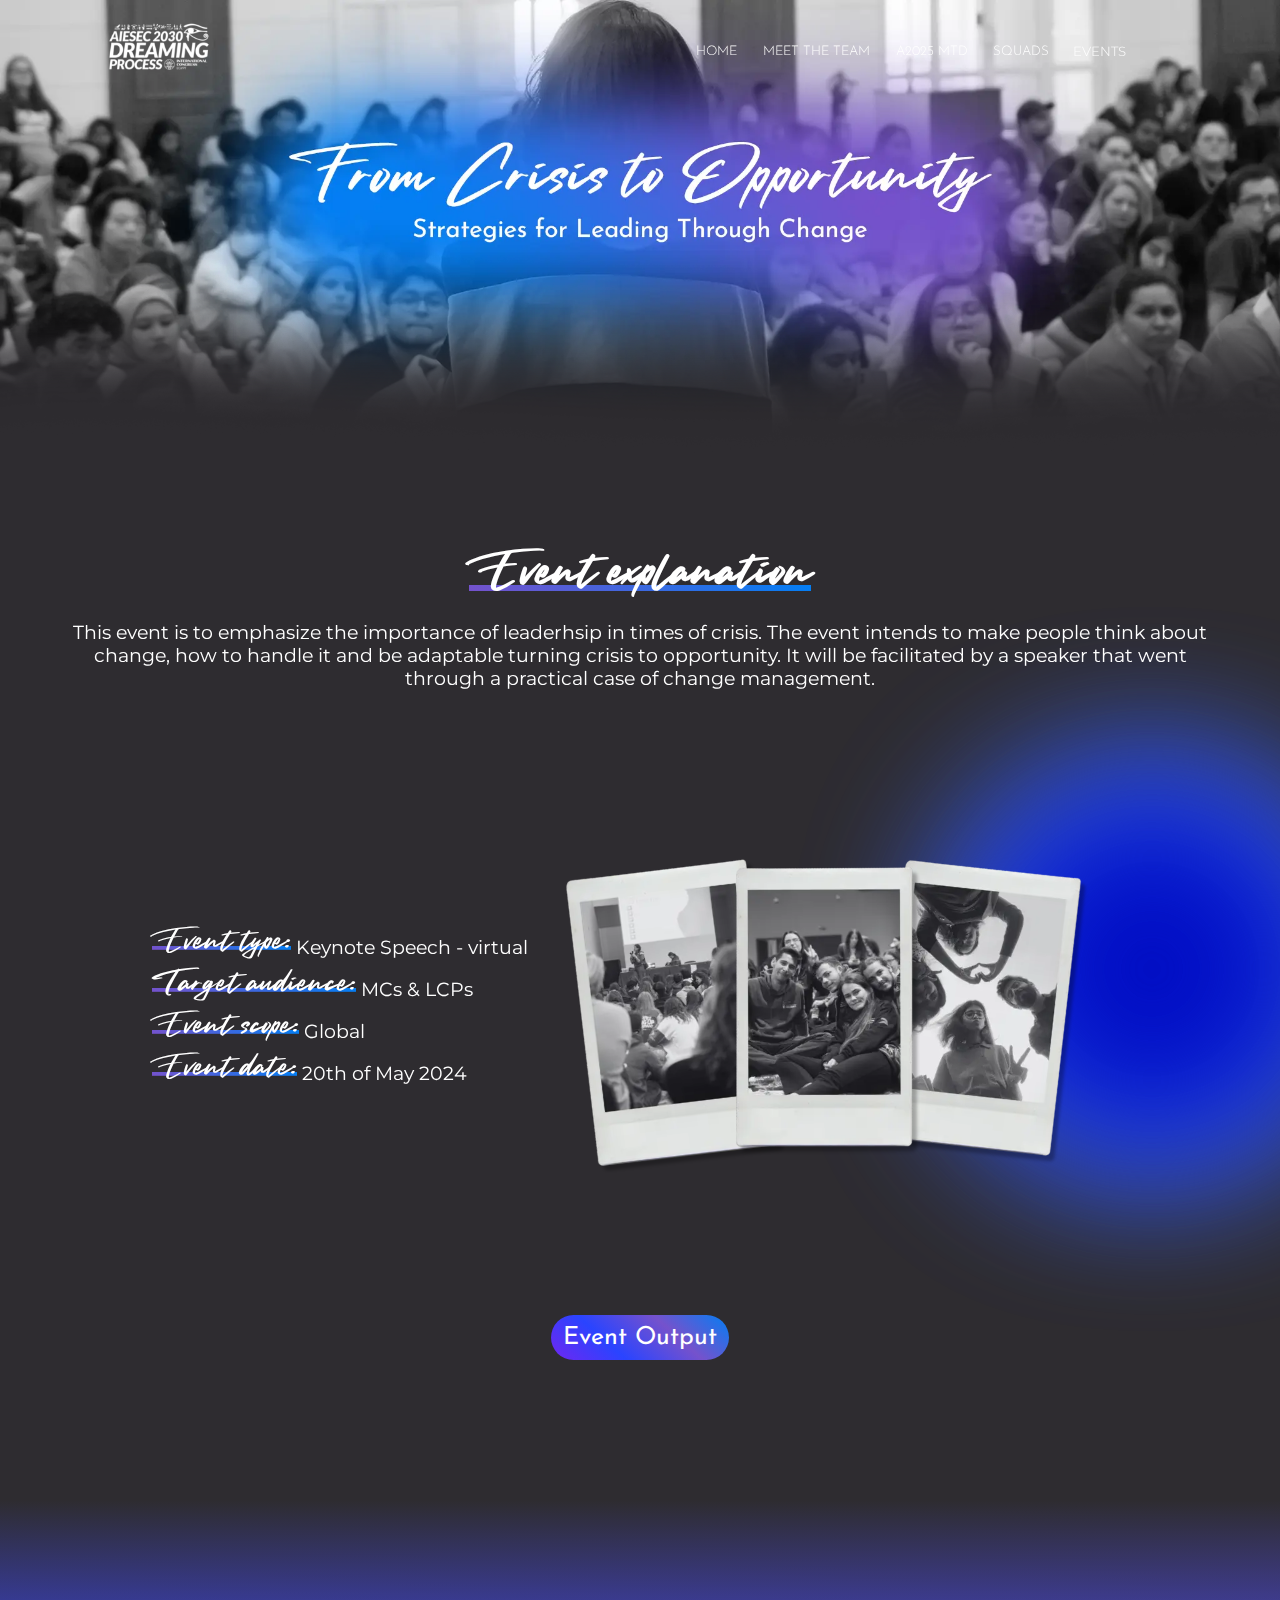
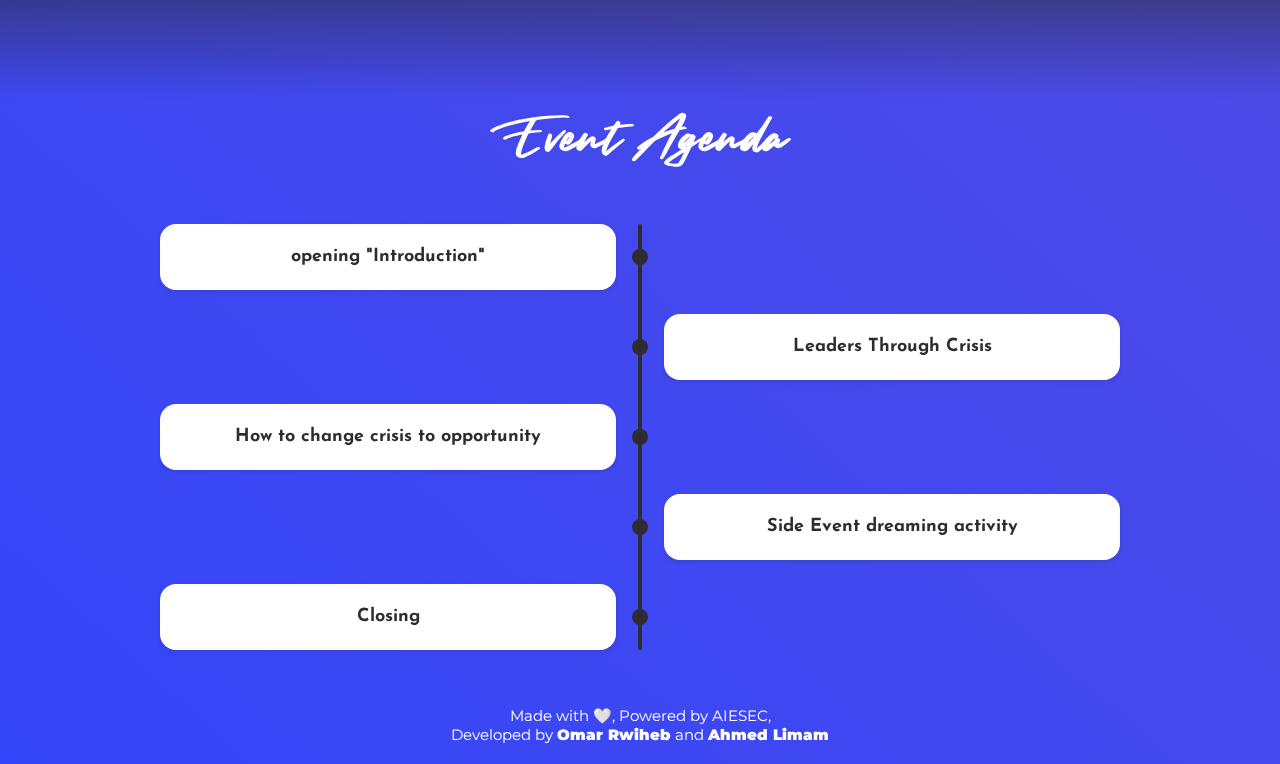
<file: FromCrisisToOpportunity.html>
<!DOCTYPE html>
<html lang="en">

<head>
  <meta charset="UTF-8" />
  <meta name="viewport" content="width=device-width, initial-scale=1.0" />
  <link rel="apple-touch-icon" sizes="180x180" href="assets/img/favicon_io/apple-touch-icon.png" />
  <link rel="icon" type="image/png" sizes="32x32" href="assets/img/favicon_io/favicon-32x32.png" />
  <link rel="icon" type="image/png" sizes="16x16" href="assets/img/favicon_io/favicon-16x16.png" />
  <link rel="manifest" href="assets/img/favicon_io/site.webmanifest" />
  <title>A2030 - From Crisis To Opportunity</title>
  <link rel="stylesheet" href="assets/css/style.css" />
  <link rel="stylesheet" href="assets/css/agenda-style.css" />
  <link href="https://unpkg.com/aos@2.3.1/dist/aos.css" rel="stylesheet" />
  <link rel="stylesheet" href="https://cdnjs.cloudflare.com/ajax/libs/font-awesome/6.5.2/css/all.min.css"
    integrity="sha512-SnH5WK+bZxgPHs44uWIX+LLJAJ9/2PkPKZ5QiAj6Ta86w+fsb2TkcmfRyVX3pBnMFcV7oQPJkl9QevSCWr3W6A=="
    crossorigin="anonymous" referrerpolicy="no-referrer" />
</head>

<body>
  <!-- <a class="fixed-register-button" href="register.html">Register</a> -->
  <header>
    <div class="container">
      <nav>
        <a href="/"><img src="assets/img/logo.webp" alt="" /></a>
        <ul>
          <!-- <li><a href="register.html" class="main-nav-first">Register</a></li> -->
          <li><a href="/">Home</a></li>
          <li><a href="team.html">Meet the Team</a></li>
          <li><a href="https://www.hub.aiesec.org/a2025">A2025 MTD</a></li>
          <li><a href="squads.html">Squads</a></li>

          <li>
            <div class="user-list">
              <div class="user-list-header">
                <p>Events</p>
                <p><i class="fa-solid fa-caret-down"></i></p>
              </div>
              <ul id="dropdown-profile" style="display: none">
                <li>
                  <a href="FromCrisisToOpportunity.html">From Crisis to Opportunity</a>
                </li>
                <li>
                  <a href="LeadingWithPurpose.html">Leading with Purpose</a>
                </li>
                <li><a href="GenZLeaders.html">Gen Z Leaders</a></li>
              </ul>
            </div>
          </li>
        </ul>
        <div class="hamburger">
          <button>
            <div class="bar"></div>
          </button>
        </div>
      </nav>
    </div>
  </header>
  <div class="mobile-nav" style="display: none">
    <div class="nav-blocker"></div>
    <div class="nav-content">
      <a style="display: flex; justify-content: left" href="/"><img class="logo" src="assets/img/logo.webp"
          alt="" /></a>
      <ul>
        <!-- <li style="margin-top: 19px"><a href="register.html">Register</a></li> -->
        <li style="margin-top: 19px"><a href="/">Home</a></li>
        <li style="margin-top: 19px">
          <a href="team.html">Meet the Team</a>
        </li>
        <li style="margin-top: 19px">
          <a href="https://www.hub.aiesec.org/a2025">A2025 MTD</a>
        </li>
        <li style="margin-top: 19px">
          <a href="squads.html">Squads</a>
        </li>

        <li style="margin-top: 19px">
          <div class="programs-list">
            <div id="dropdown-head-mob" class="dropdown-head" href="">
              <p>Events</p>
              <p><i class="fa-solid fa-caret-down"></i></p>
            </div>
            <div class="dropdown">
              <ul id="mob-dropdown" style="
                    color: #fff;
                    background: transparent;
                    padding: 14px;
                    border-bottom-left-radius: 15px;
                    border-bottom-right-radius: 15px;
                    position: absolute;
                    width: 100%;
                    display: block;
                    padding-left: 30px;
                  " class="dropdown-list-mob">
                <li>
                  <a href="FromCrisisToOpportunity.html">From Crisis to Opportunity</a>
                </li>
                <li>
                  <a href="LeadingWithPurpose.html">Leading with Purpose</a>
                </li>
                <li><a href="GenZLeaders.html">Gen Z Leaders</a></li>
              </ul>
              <div class="list-cover" style="transform: translateY(1px)"></div>
            </div>
          </div>
        </li>
      </ul>
    </div>
  </div>

  <main>
    <section class="event-hero">
      <picture>
        <source media="(max-width: 767px)" srcset="assets/img/events1_mobile.webp" />
        <source media="(min-width: 787px)" srcset="assets/img/events1.webp" />
        <img src="assets/img/events1.webp" alt="" width="100%" />
      </picture>
    </section>
    <section class="global-event-desc container">
      <div class="global-event-content-container">
        <h2 class="tapered">Event explanation</h2>
        <p>
          This event is to emphasize the importance of leaderhsip in times of
          crisis. The event intends to make people think about change, how to
          handle it and be adaptable turning crisis to opportunity. It will be
          facilitated by a speaker that went through a practical case of
          change management.
        </p>
      </div>
      <div class="blob-container">
        <div class="blobs">
          <div class="blob a"></div>
          <div class="blob b"></div>
          <div class="blob c"></div>
        </div>
      </div>
    </section>
    <section class="global-event-details container">
      <div class="global-event-details-container">
        <div class="global-event-details-container-left">
          <p>
            <span class="tapered" style="
                  background-size: 100% 0.2em;
                  background-position: center 27px;
                ">Event type:</span>
            Keynote Speech - virtual
          </p>
          <p>
            <span class="tapered" style="
                  background-size: 100% 0.2em;
                  background-position: center 27px;
                ">Target audience:</span>
            MCs & LCPs
          </p>
          <p>
            <span class="tapered" style="
                  background-size: 100% 0.2em;
                  background-position: center 27px;
                ">Event scope:</span>
            Global
          </p>
          <p>
            <span class="tapered" style="
                  background-size: 100% 0.2em;
                  background-position: center 27px;
                ">Event date:</span>
            20th of May 2024
          </p>
        </div>
        <div class="global-event-details-container-right">
          <img src="assets/img/pola/7.webp" alt="" />
          <img src="assets/img/pola/8.webp" alt="" />
          <img src="assets/img/pola/9.webp" alt="" />
        </div>
      </div>
    </section>
    <div class="event_output container">
      <a href="https://www.linkedin.com/events/7197254504705064960/comments/" target="_blank">Event Output</a>
    </div>
    <section class="agenda-wrapper hero header" id="agenda">
      <div class="agenda-gradient"></div>
      <div class="agenda-schedule">
        <div class="agenda-container">
          <h2 class="agenda-title">Event Agenda</h2>
          <div class="schedule-group">
            <div class="schedule-timeline"></div>
            <div class="schedule-cards-group">
              <div class="schedule-cards__row">
                <div class="schedule-card">
                  <div class="schedule-card__text">
                    <h4 class="time">opening "Introduction"</h4>
                    <!-- <p class="description">
                        Lorem ipsum dolor sit amet consectetur adipisicing elit.
                        Earum illo pariatur minima ea
                      </p> -->
                  </div>
                </div>
              </div>
              <div class="schedule-cards__row">
                <div class="schedule-card">
                  <div class="schedule-card__text">
                    <h4 class="time">Leaders Through Crisis</h4>
                    <!-- <p class="description">
                        Lorem ipsum dolor sit amet consectetur adipisicing elit.
                        Earum illo pariatur minima ea
                      </p> -->
                  </div>
                </div>
              </div>
              <div class="schedule-cards__row">
                <div class="schedule-card">
                  <div class="schedule-card__text">
                    <h4 class="time">How to change crisis to opportunity</h4>
                    <!-- <p class="description">
                        Lorem ipsum dolor sit amet consectetur adipisicing elit.
                        Earum illo pariatur minima ea
                      </p> -->
                  </div>
                </div>
              </div>
              <div class="schedule-cards__row">
                <div class="schedule-card">
                  <div class="schedule-card__text">
                    <h4 class="time">Side Event dreaming activity</h4>
                    <!-- <p class="description">
                        Lorem ipsum dolor sit amet consectetur adipisicing elit.
                        Earum illo pariatur minima ea
                      </p> -->
                  </div>
                </div>
              </div>
              <div class="schedule-cards__row">
                <div class="schedule-card">
                  <div class="schedule-card__text">
                    <h4 class="time">Closing</h4>
                    <!-- <p class="description">
                        Lorem ipsum dolor sit amet consectetur adipisicing elit.
                        Earum illo pariatur minima ea
                      </p> -->
                  </div>
                </div>
              </div>
            </div>
          </div>
        </div>
      </div>
      <footer>
        <p style="color: white; padding-top: 40px; padding-bottom: 20px">
          Made with 🤍, Powered by AIESEC,<br />
          Developed by
          <a class="omar" href="https://www.linkedin.com/in/omar-rwiheb-698a761b9/">Omar Rwiheb</a>
          and
          <a class="omar" href="https://www.linkedin.com/in/limam-ahmed/">Ahmed Limam</a>
        </p>
      </footer>
    </section>
  </main>
  <script src="assets/js/script.js"></script>
</body>

</html>
</file>
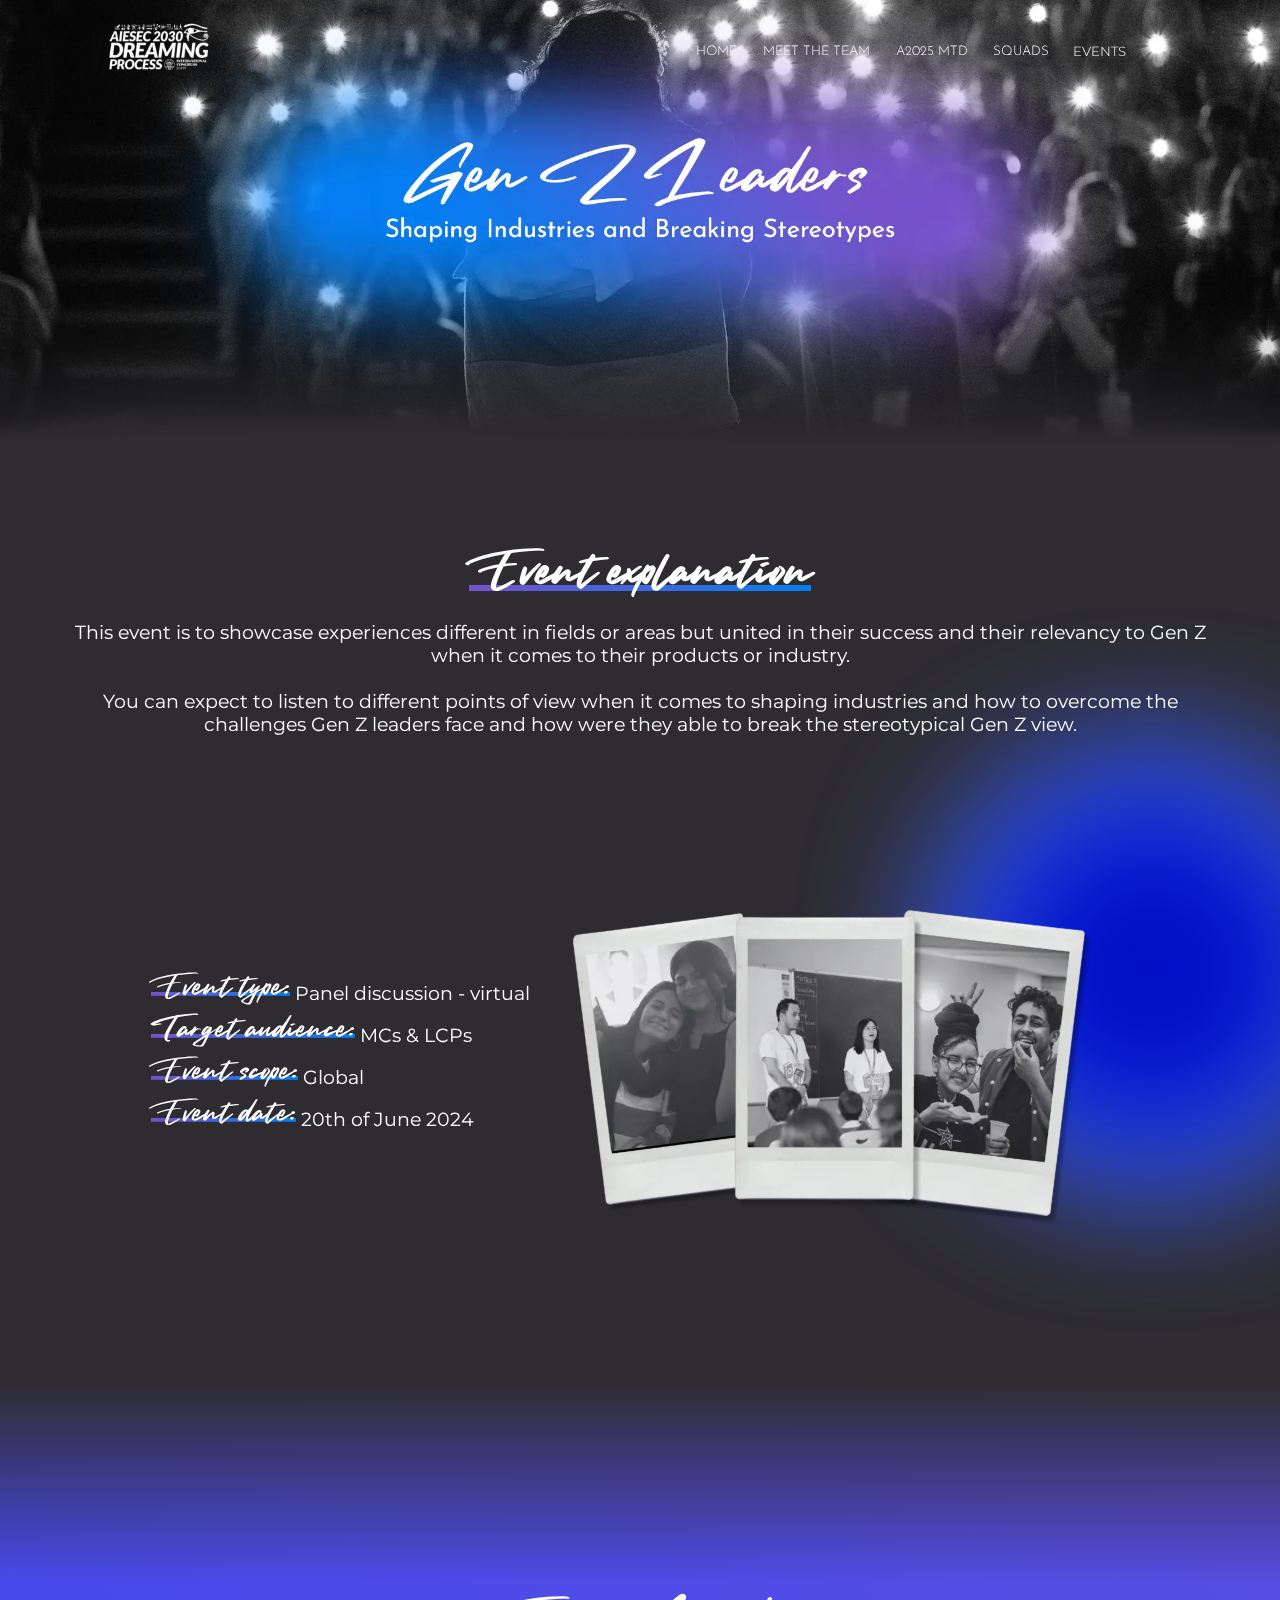
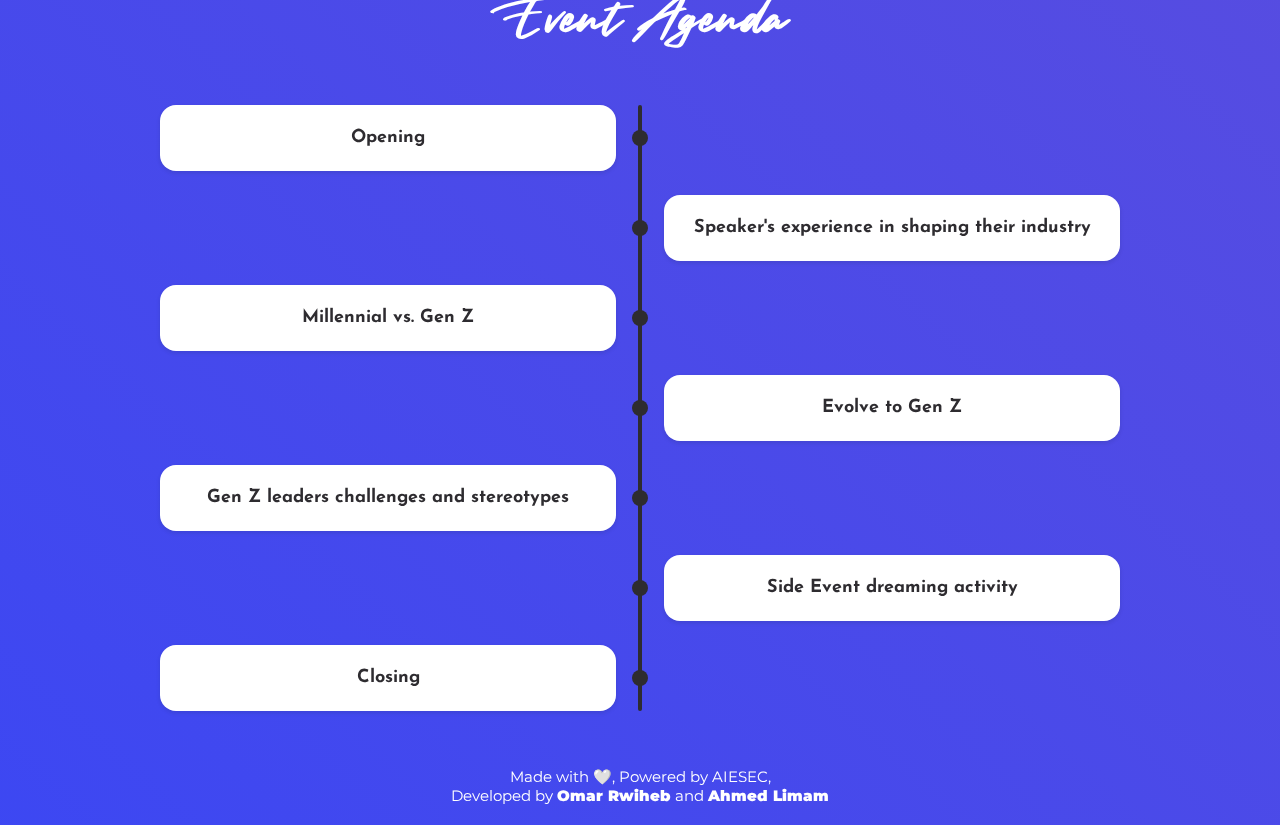
<file: GenZLeaders.html>
<!DOCTYPE html>
<html lang="en">

<head>
  <meta charset="UTF-8" />
  <meta name="viewport" content="width=device-width, initial-scale=1.0" />
  <link rel="apple-touch-icon" sizes="180x180" href="assets/img/favicon_io/apple-touch-icon.png" />
  <link rel="icon" type="image/png" sizes="32x32" href="assets/img/favicon_io/favicon-32x32.png" />
  <link rel="icon" type="image/png" sizes="16x16" href="assets/img/favicon_io/favicon-16x16.png" />
  <link rel="manifest" href="assets/img/favicon_io/site.webmanifest" />
  <title>A2030 - GenZLeaders</title>
  <link rel="stylesheet" href="assets/css/style.css" />
  <link rel="stylesheet" href="assets/css/agenda-style.css" />
  <link href="https://unpkg.com/aos@2.3.1/dist/aos.css" rel="stylesheet" />
  <link rel="stylesheet" href="https://cdnjs.cloudflare.com/ajax/libs/font-awesome/6.5.2/css/all.min.css"
    integrity="sha512-SnH5WK+bZxgPHs44uWIX+LLJAJ9/2PkPKZ5QiAj6Ta86w+fsb2TkcmfRyVX3pBnMFcV7oQPJkl9QevSCWr3W6A=="
    crossorigin="anonymous" referrerpolicy="no-referrer" />
</head>

<body>
  <!-- <a class="fixed-register-button" href="register.html">Register</a> -->
  <header>
    <div class="container">
      <nav>
        <a href="/"><img src="assets/img/logo.webp" alt="" /></a>
        <ul>
          <!-- <li><a href="register.html" class="main-nav-first">Register</a></li> -->
          <li><a href="/">Home</a></li>
          <li><a href="team.html">Meet the Team</a></li>
          <li><a href="https://www.hub.aiesec.org/a2025">A2025 MTD</a></li>
          <li><a href="squads.html">Squads</a></li>

          <li>
            <div class="user-list">
              <div class="user-list-header">
                <p>Events</p>
                <p><i class="fa-solid fa-caret-down"></i></p>
              </div>
              <ul id="dropdown-profile" style="display: none">
                <li>
                  <a href="FromCrisisToOpportunity.html">From Crisis to Opportunity</a>
                </li>
                <li>
                  <a href="LeadingWithPurpose.html">Leading with Purpose</a>
                </li>
                <li><a href="GenZLeaders.html">Gen Z Leaders</a></li>
              </ul>
            </div>
          </li>
        </ul>
        <div class="hamburger">
          <button>
            <div class="bar"></div>
          </button>
        </div>
      </nav>
    </div>
  </header>
  <div class="mobile-nav" style="display: none">
    <div class="nav-blocker"></div>
    <div class="nav-content">
      <a style="display: flex; justify-content: left" href="/"><img class="logo" src="assets/img/logo.webp"
          alt="" /></a>
      <ul>
        <!-- <li style="margin-top: 19px"><a href="register.html">Register</a></li> -->
        <li style="margin-top: 19px"><a href="/">Home</a></li>
        <li style="margin-top: 19px">
          <a href="team.html">Meet the Team</a>
        </li>
        <li style="margin-top: 19px">
          <a href="https://www.hub.aiesec.org/a2025">A2025 MTD</a>
        </li>
        <li style="margin-top: 19px">
          <a href="squads.html">Squads</a>
        </li>

        <li style="margin-top: 19px">
          <div class="programs-list">
            <div id="dropdown-head-mob" class="dropdown-head" href="">
              <p>Events</p>
              <p><i class="fa-solid fa-caret-down"></i></p>
            </div>
            <div class="dropdown">
              <ul id="mob-dropdown" style="
                    color: #fff;
                    background: transparent;
                    padding: 14px;
                    border-bottom-left-radius: 15px;
                    border-bottom-right-radius: 15px;
                    position: absolute;
                    width: 100%;
                    display: block;
                    padding-left: 30px;
                  " class="dropdown-list-mob">
                <li>
                  <a href="FromCrisisToOpportunity.html">From Crisis to Opportunity</a>
                </li>
                <li>
                  <a href="LeadingWithPurpose.html">Leading with Purpose</a>
                </li>
                <li><a href="GenZLeaders.html">Gen Z Leaders</a></li>
              </ul>
              <div class="list-cover" style="transform: translateY(1px)"></div>
            </div>
          </div>
        </li>
      </ul>
    </div>
  </div>

  <main>
    <section class="event-hero">
      <picture>
        <source media="(max-width: 767px)" srcset="assets/img/events3_mobile.webp" />
        <source media="(min-width: 787px)" srcset="assets/img/events3.webp" />
        <img src="assets/img/events3.webp" alt="" width="100%" />
      </picture>
    </section>
    <section class="global-event-desc container">
      <div class="global-event-content-container">
        <h2 class="tapered">Event explanation</h2>
        <p>
          This event is to showcase experiences different in fields or areas
          but united in their success and their relevancy to Gen Z when it
          comes to their products or industry. <br /><br />
          You can expect to listen to different points of view when it comes
          to shaping industries and how to overcome the challenges Gen Z
          leaders face and how were they able to break the stereotypical Gen Z
          view.
        </p>
      </div>
      <div class="blob-container">
        <div class="blobs">
          <div class="blob a"></div>
          <div class="blob b"></div>
          <div class="blob c"></div>
        </div>
      </div>
    </section>
    <section class="global-event-details container">
      <div class="global-event-details-container">
        <div class="global-event-details-container-left">
          <p>
            <span class="tapered" style="
                  background-size: 100% 0.2em;
                  background-position: center 27px;
                ">Event type:</span>
            Panel discussion - virtual
          </p>
          <p>
            <span class="tapered" style="
                  background-size: 100% 0.2em;
                  background-position: center 27px;
                ">Target audience:</span>
            MCs & LCPs
          </p>
          <p>
            <span class="tapered" style="
                  background-size: 100% 0.2em;
                  background-position: center 27px;
                ">Event scope:</span>
            Global
          </p>
          <p>
            <span class="tapered" style="
                  background-size: 100% 0.2em;
                  background-position: center 27px;
                ">Event date:</span>
            20th of June 2024
          </p>
        </div>
        <div class="global-event-details-container-right">
          <img src="assets/img/pola/1.webp" alt="" />
          <img src="assets/img/pola/2.webp" alt="" />
          <img src="assets/img/pola/3.webp" alt="" />
        </div>
      </div>
    </section>
    <section class="agenda-wrapper hero header" id="agenda">
      <div class="agenda-gradient"></div>
      <div class="agenda-schedule">
        <div class="agenda-container">
          <h2 class="agenda-title">Event Agenda</h2>
          <div class="schedule-group">
            <div class="schedule-timeline"></div>
            <div class="schedule-cards-group">
              <div class="schedule-cards__row">
                <div class="schedule-card">
                  <div class="schedule-card__text">
                    <h4 class="time">Opening</h4>
                    <!-- <p class="description">
                        Lorem ipsum dolor sit amet consectetur adipisicing elit.
                        Earum illo pariatur minima ea
                      </p> -->
                  </div>
                </div>
              </div>
              <div class="schedule-cards__row">
                <div class="schedule-card">
                  <div class="schedule-card__text">
                    <h4 class="time">
                      Speaker's experience in shaping their industry
                    </h4>
                    <!-- <p class="description">
                        Lorem ipsum dolor sit amet consectetur adipisicing elit.
                        Earum illo pariatur minima ea
                      </p> -->
                  </div>
                </div>
              </div>
              <div class="schedule-cards__row">
                <div class="schedule-card">
                  <div class="schedule-card__text">
                    <h4 class="time">Millennial vs. Gen Z</h4>
                    <!-- <p class="description">
                        Lorem ipsum dolor sit amet consectetur adipisicing elit.
                        Earum illo pariatur minima ea
                      </p> -->
                  </div>
                </div>
              </div>
              <div class="schedule-cards__row">
                <div class="schedule-card">
                  <div class="schedule-card__text">
                    <h4 class="time">Evolve to Gen Z</h4>
                    <!-- <p class="description">
                        Lorem ipsum dolor sit amet consectetur adipisicing elit.
                        Earum illo pariatur minima ea
                      </p> -->
                  </div>
                </div>
              </div>
              <div class="schedule-cards__row">
                <div class="schedule-card">
                  <div class="schedule-card__text">
                    <h4 class="time">
                      Gen Z leaders challenges and stereotypes
                    </h4>
                    <!-- <p class="description">
                        Lorem ipsum dolor sit amet consectetur adipisicing elit.
                        Earum illo pariatur minima ea
                      </p> -->
                  </div>
                </div>
              </div>
              <div class="schedule-cards__row">
                <div class="schedule-card">
                  <div class="schedule-card__text">
                    <h4 class="time">Side Event dreaming activity</h4>
                    <!-- <p class="description">
                        Lorem ipsum dolor sit amet consectetur adipisicing elit.
                        Earum illo pariatur minima ea
                      </p> -->
                  </div>
                </div>
              </div>
              <div class="schedule-cards__row">
                <div class="schedule-card">
                  <div class="schedule-card__text">
                    <h4 class="time">Closing</h4>
                    <!-- <p class="description">
                        Lorem ipsum dolor sit amet consectetur adipisicing elit.
                        Earum illo pariatur minima ea
                      </p> -->
                  </div>
                </div>
              </div>
            </div>
          </div>
        </div>
      </div>
      <footer>
        <p style="color: white; padding-top: 40px; padding-bottom: 20px">
          Made with 🤍, Powered by AIESEC,<br />
          Developed by
          <a class="omar" href="https://www.linkedin.com/in/omar-rwiheb-698a761b9/">Omar Rwiheb</a>
          and
          <a class="omar" href="https://www.linkedin.com/in/limam-ahmed/">Ahmed Limam</a>
        </p>
      </footer>
    </section>
  </main>
  <script src="assets/js/script.js"></script>
</body>

</html>
</file>
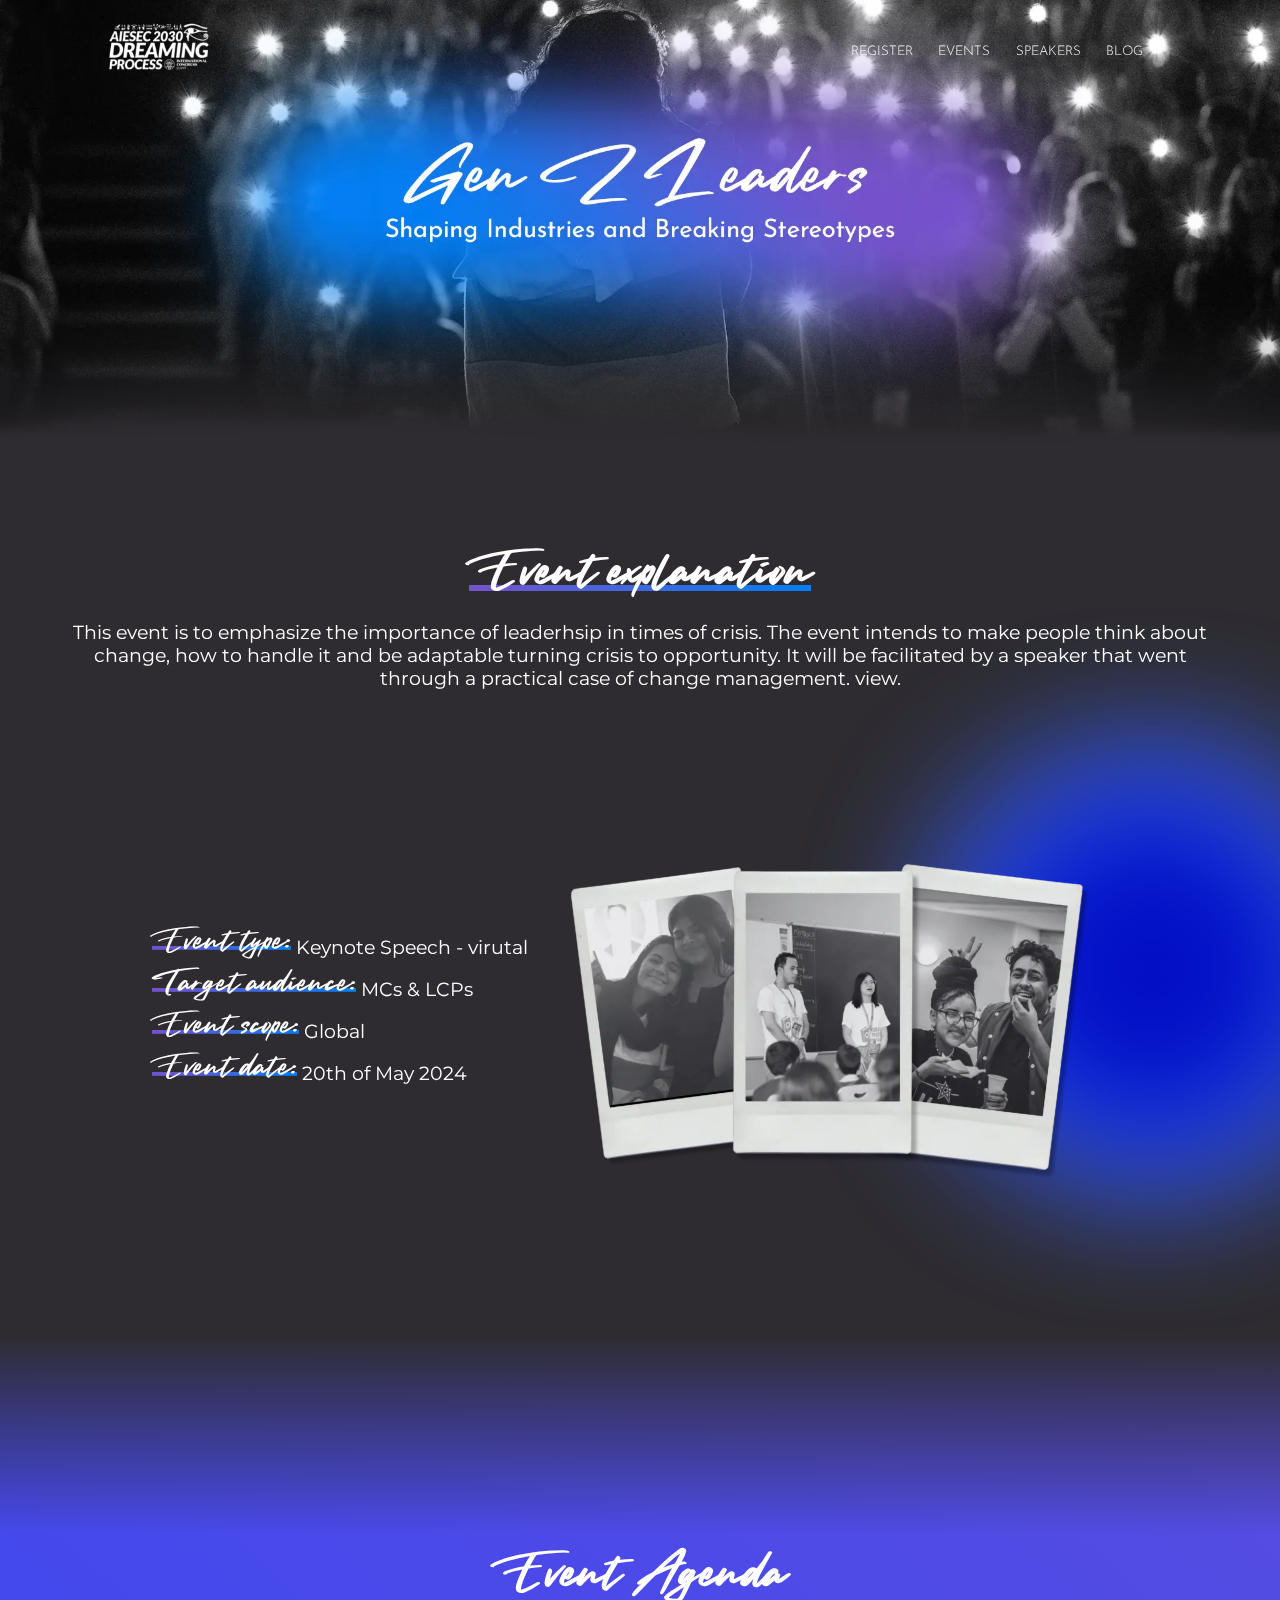
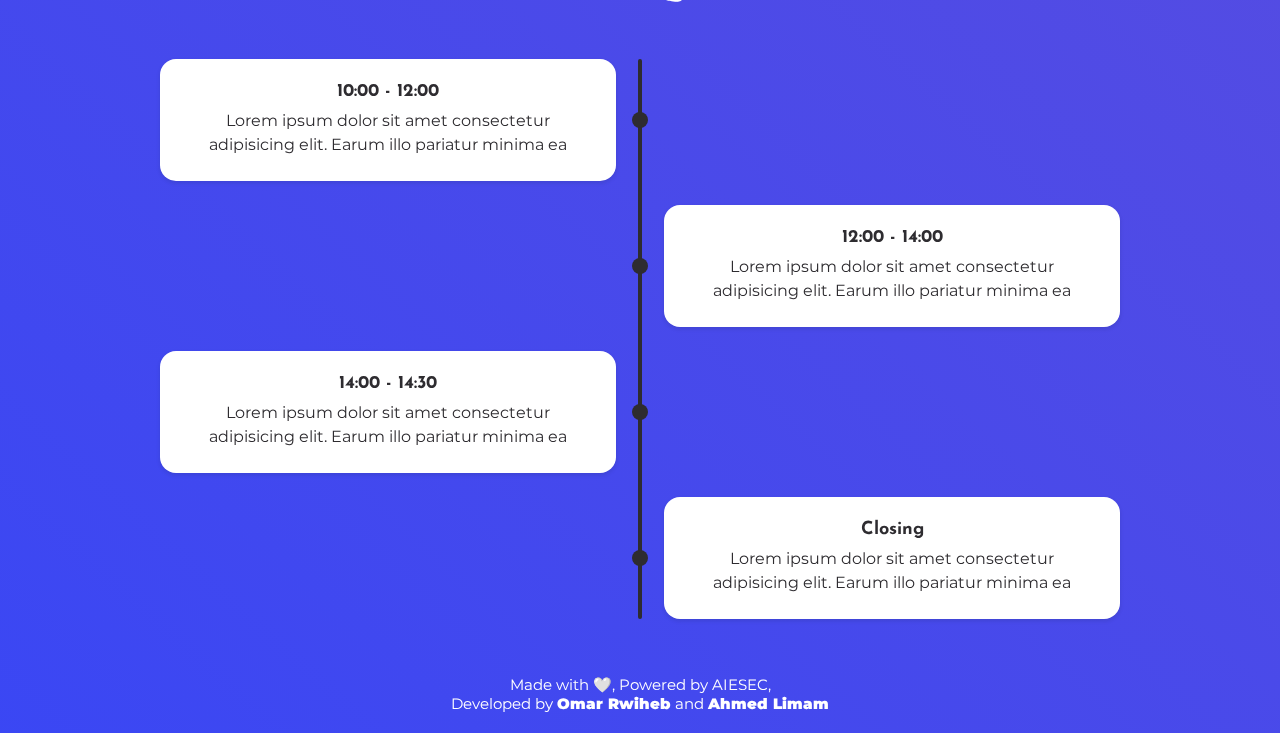
<file: LeadingThroughChange.html>
<!DOCTYPE html>
<html lang="en">

<head>
  <meta charset="UTF-8" />
  <meta name="viewport" content="width=device-width, initial-scale=1.0" />
  <title>A2030 - Leading Through Change</title>
  <link rel="stylesheet" href="assets/css/style.css" />
  <link rel="stylesheet" href="assets/css/agenda-style.css" />
  <link href="https://unpkg.com/aos@2.3.1/dist/aos.css" rel="stylesheet" />
</head>

<body>
  <a class="fixed-register-button" href="register.html">Register</a>
  <header>
    <div class="container">
      <nav>
        <a href="index.html"><img src="assets/img/logo.webp" alt="" /></a>
        <ul>
          <li><a href="register.html">Register</a></li>
          <li><a href="">Events</a></li>
          <li><a href="">Speakers</a></li>
          <li><a href="">Blog</a></li>
        </ul>
        <div class="hamburger">
          <button>
            <div class="bar"></div>
          </button>
        </div>
      </nav>
    </div>
  </header>
  <div class="mobile-nav" style="display: none">
    <div class="nav-blocker"></div>
    <div class="nav-content">
      <a style="display: flex; justify-content: left" href="index.html"><img class="logo" src="assets/img/logo.webp"
          alt="" /></a>
      <ul>
        <li style="margin-top: 19px;"><a href="register.html">Register</a></li>
        <li style="margin-top: 19px;"><a href="">Events</a></li>
        <li style="margin-top: 19px;"><a href="">Speakers</a></li>
        <li style="margin-top: 19px;"><a href="">Blog</a></li>
      </ul>
    </div>
  </div>

  <main>
    <section class="event-hero">
      <picture>
        <source media="(max-width: 767px)" srcset="assets/img/events3_mobile.webp" />
        <source media="(min-width: 787px)" srcset="assets/img/events3.webp" />
        <img src="assets/img/events3.webp" alt="" width="100%" />
      </picture>
    </section>
    <section class="global-event-desc container">
      <div class="global-event-content-container">
        <h2 class="tapered">Event explanation</h2>
        <p>
          This event is to emphasize the importance of leaderhsip in times of crisis. The event intends to make people
          think about change, how to handle it and be adaptable turning crisis to opportunity.
          It will be facilitated by a speaker that went through a practical case of change management.
          view.
        </p>
      </div>
      <div class="blob-container">
        <div class="blobs">
          <div class="blob a"></div>
          <div class="blob b"></div>
          <div class="blob c"></div>
        </div>
      </div>
    </section>
    <section class="global-event-details container">
      <div class="global-event-details-container">
        <div class="global-event-details-container-left">
          <p>
            <span class="tapered" style="
                  background-size: 100% 0.2em;
                  background-position: center 27px;
                ">Event type:</span>
            Keynote Speech - virutal
          </p>
          <p>
            <span class="tapered" style="
                  background-size: 100% 0.2em;
                  background-position: center 27px;
                ">Target audience:</span>
            MCs & LCPs
          </p>
          <p>
            <span class="tapered" style="
                  background-size: 100% 0.2em;
                  background-position: center 27px;
                ">Event scope:</span>
            Global
          </p>
          <p>
            <span class="tapered" style="
                  background-size: 100% 0.2em;
                  background-position: center 27px;
                ">Event date:</span>
            20th of May 2024
          </p>
        </div>
        <div class="global-event-details-container-right">
          <img src="assets/img/pola/1.webp" alt="" />
          <img src="assets/img/pola/2.webp" alt="" />
          <img src="assets/img/pola/3.webp" alt="" />
        </div>
      </div>
    </section>
    <section class="agenda-wrapper hero header" id="agenda">
      <div class="agenda-gradient"></div>
      <div class="agenda-schedule">
        <div class="agenda-container">
          <h2 class="agenda-title">Event Agenda</h2>
          <div class="schedule-group">
            <div class="schedule-timeline"></div>
            <div class="schedule-cards-group">
              <div class="schedule-cards__row">
                <div class="schedule-card">
                  <div class="schedule-card__text">
                    <h4 class="time">10:00 - 12:00</h4>
                    <p class="description">Lorem ipsum dolor sit amet consectetur adipisicing elit. Earum illo pariatur
                      minima ea </p>
                  </div>
                </div>
              </div>
              <div class="schedule-cards__row">
                <div class="schedule-card">
                  <div class="schedule-card__text">
                    <h4 class="time">12:00 - 14:00</h4>
                    <p class="description">Lorem ipsum dolor sit amet consectetur adipisicing elit. Earum illo pariatur
                      minima ea </p>
                  </div>
                </div>
              </div>
              <div class="schedule-cards__row">
                <div class="schedule-card">
                  <div class="schedule-card__text">
                    <h4 class="time">14:00 - 14:30</h4>
                    <p class="description">Lorem ipsum dolor sit amet consectetur adipisicing elit. Earum illo pariatur
                      minima ea </p>
                  </div>
                </div>
              </div>
              <div class="schedule-cards__row">
                <div class="schedule-card">
                  <div class="schedule-card__text">
                    <h4 class="time">Closing</h4>
                    <p class="description">Lorem ipsum dolor sit amet consectetur adipisicing elit. Earum illo pariatur
                      minima ea </p>
                  </div>
                </div>
              </div>
            </div>
          </div>
        </div>
      </div>
      <footer>
        <p style="color: white; padding-top: 40px; padding-bottom: 20px;">
          Made with 🤍, Powered by AIESEC,<br />
          Developed by
          <a class="omar" href="https://www.linkedin.com/in/omar-rwiheb-698a761b9/">Omar Rwiheb</a>
          and
          <a class="omar" href="https://www.linkedin.com/in/limam-ahmed/">Ahmed Limam</a>
        </p>
      </footer>
    </section>
  </main>
  <script src="assets/js/script.js"></script>
</body>

</html>
</file>
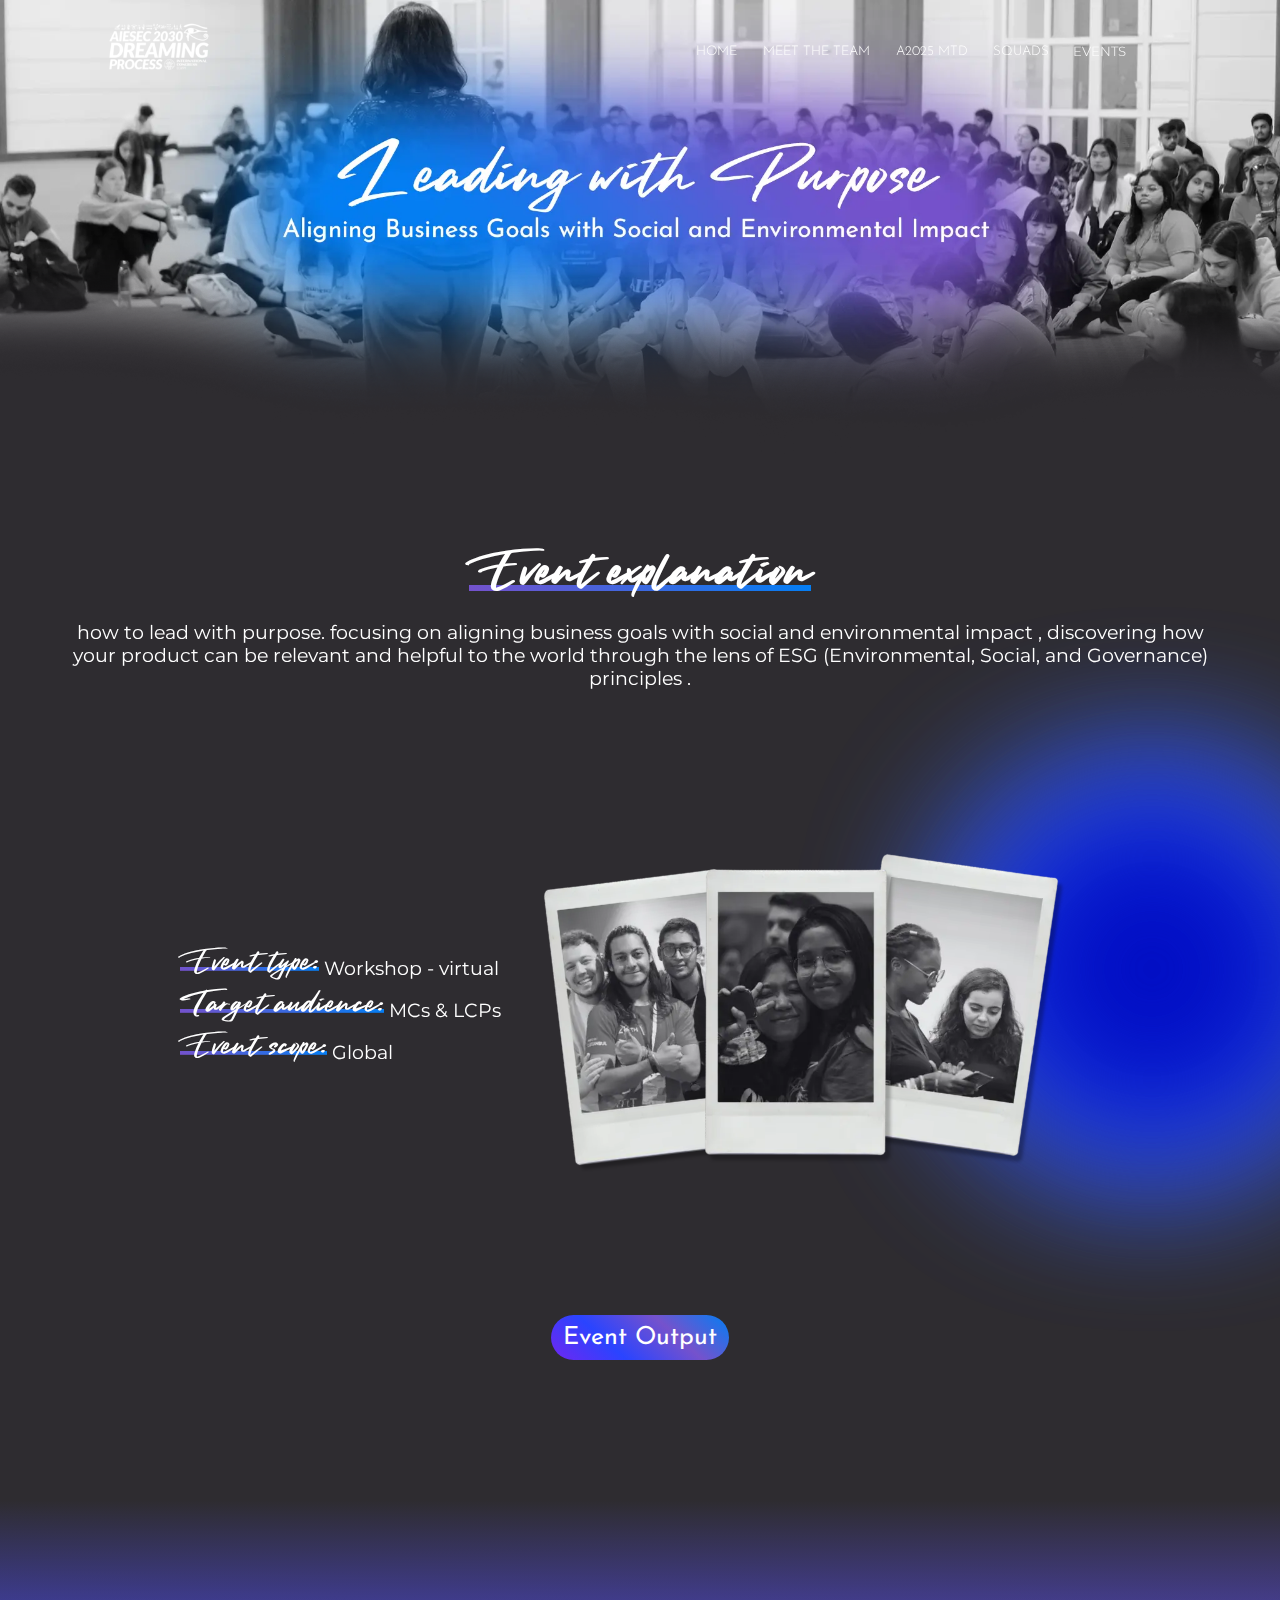
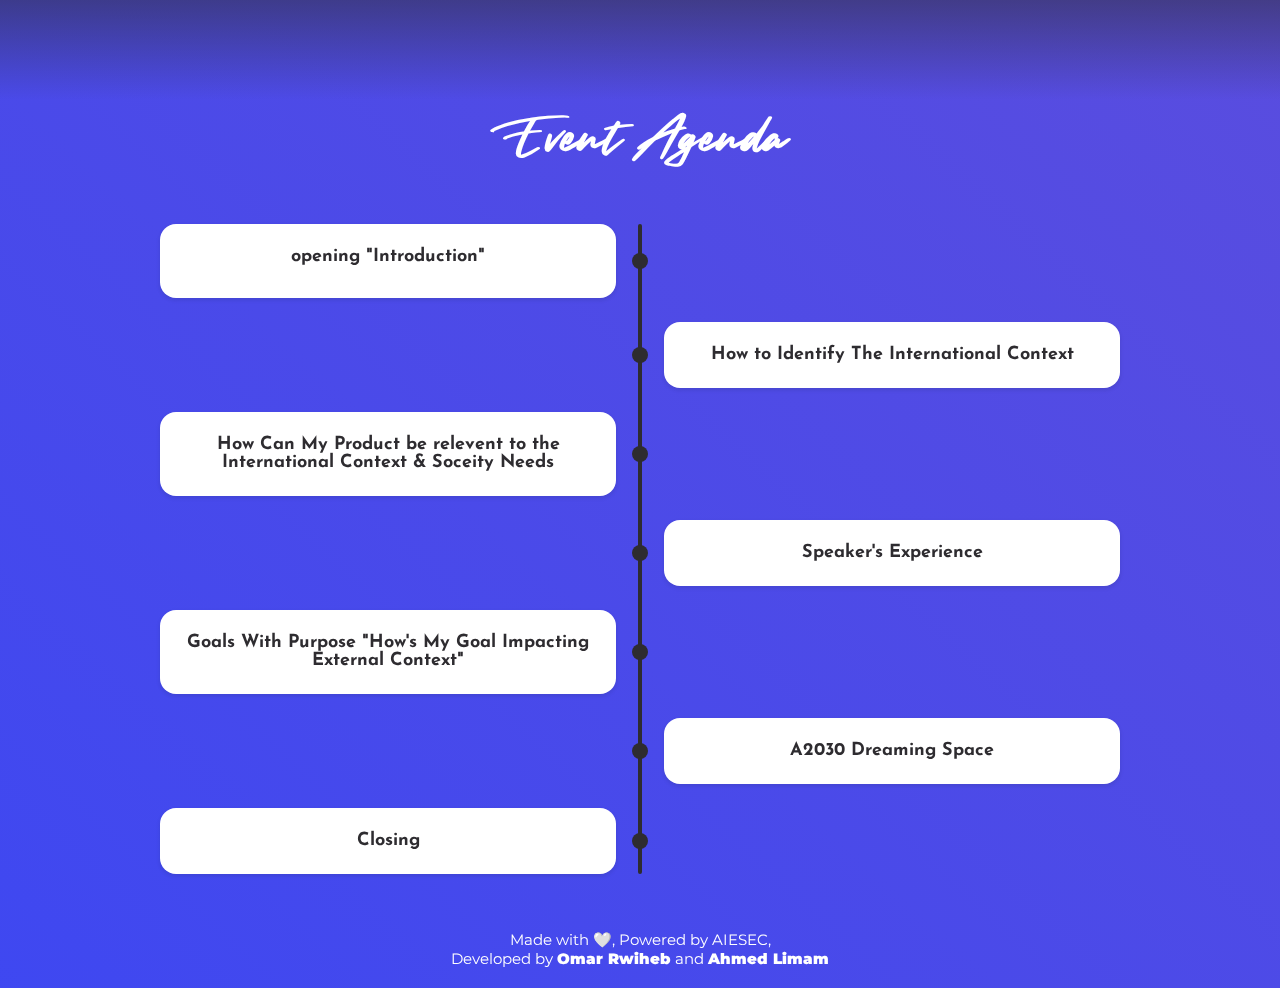
<file: LeadingWithPurpose.html>
<!DOCTYPE html>
<html lang="en">

<head>
  <meta charset="UTF-8" />
  <meta name="viewport" content="width=device-width, initial-scale=1.0" />
  <link rel="apple-touch-icon" sizes="180x180" href="assets/img/favicon_io/apple-touch-icon.png" />
  <link rel="icon" type="image/png" sizes="32x32" href="assets/img/favicon_io/favicon-32x32.png" />
  <link rel="icon" type="image/png" sizes="16x16" href="assets/img/favicon_io/favicon-16x16.png" />
  <link rel="manifest" href="assets/img/favicon_io/site.webmanifest" />
  <title>A2030 - Leading With Purpose</title>
  <link rel="stylesheet" href="assets/css/style.css" />
  <link rel="stylesheet" href="assets/css/agenda-style.css" />
  <link href="https://unpkg.com/aos@2.3.1/dist/aos.css" rel="stylesheet" />
  <link rel="stylesheet" href="https://cdnjs.cloudflare.com/ajax/libs/font-awesome/6.5.2/css/all.min.css"
    integrity="sha512-SnH5WK+bZxgPHs44uWIX+LLJAJ9/2PkPKZ5QiAj6Ta86w+fsb2TkcmfRyVX3pBnMFcV7oQPJkl9QevSCWr3W6A=="
    crossorigin="anonymous" referrerpolicy="no-referrer" />
</head>

<body>
  <!-- <a class="fixed-register-button" href="register.html">Register</a> -->
  <header>
    <div class="container">
      <nav>
        <a href="/"><img src="assets/img/logo.webp" alt="" /></a>
        <ul>
          <!-- <li><a href="register.html" class="main-nav-first">Register</a></li> -->
          <li><a href="/">Home</a></li>
          <li><a href="team.html">Meet the Team</a></li>
          <li><a href="https://www.hub.aiesec.org/a2025">A2025 MTD</a></li>
          <li><a href="squads.html">Squads</a></li>

          <li>
            <div class="user-list">
              <div class="user-list-header">
                <p>Events</p>
                <p><i class="fa-solid fa-caret-down"></i></p>
              </div>
              <ul id="dropdown-profile" style="display: none">
                <li>
                  <a href="FromCrisisToOpportunity.html">From Crisis to Opportunity</a>
                </li>
                <li>
                  <a href="LeadingWithPurpose.html">Leading with Purpose</a>
                </li>
                <li><a href="GenZLeaders.html">Gen Z Leaders</a></li>
              </ul>
            </div>
          </li>
        </ul>
        <div class="hamburger">
          <button>
            <div class="bar"></div>
          </button>
        </div>
      </nav>
    </div>
  </header>
  <div class="mobile-nav" style="display: none">
    <div class="nav-blocker"></div>
    <div class="nav-content">
      <a style="display: flex; justify-content: left" href="/"><img class="logo" src="assets/img/logo.webp"
          alt="" /></a>
      <ul>
        <!-- <li style="margin-top: 19px"><a href="register.html">Register</a></li> -->
        <li style="margin-top: 19px"><a href="/">Home</a></li>
        <li style="margin-top: 19px">
          <a href="team.html">Meet the Team</a>
        </li>
        <li style="margin-top: 19px">
          <a href="https://www.hub.aiesec.org/a2025">A2025 MTD</a>
        </li>
        <li style="margin-top: 19px">
          <a href="squads.html">Squads</a>
        </li>

        <li style="margin-top: 19px">
          <div class="programs-list">
            <div id="dropdown-head-mob" class="dropdown-head" href="">
              <p>Events</p>
              <p><i class="fa-solid fa-caret-down"></i></p>
            </div>
            <div class="dropdown">
              <ul id="mob-dropdown" style="
                    color: #fff;
                    background: transparent;
                    padding: 14px;
                    border-bottom-left-radius: 15px;
                    border-bottom-right-radius: 15px;
                    position: absolute;
                    width: 100%;
                    display: block;
                    padding-left: 30px;
                  " class="dropdown-list-mob">
                <li>
                  <a href="FromCrisisToOpportunity.html">From Crisis to Opportunity</a>
                </li>
                <li>
                  <a href="LeadingWithPurpose.html">Leading with Purpose</a>
                </li>
                <li><a href="GenZLeaders.html">Gen Z Leaders</a></li>
              </ul>
              <div class="list-cover" style="transform: translateY(1px)"></div>
            </div>
          </div>
        </li>
      </ul>
    </div>
  </div>

  <main>
    <section class="event-hero">
      <picture>
        <source media="(max-width: 767px)" srcset="assets/img/events2_mobile.webp" />
        <source media="(min-width: 787px)" srcset="assets/img/events2.webp" />
        <img src="assets/img/events2.webp" alt="" width="100%" />
      </picture>
    </section>
    <section class="global-event-desc container">
      <div class="global-event-content-container">
        <h2 class="tapered">Event explanation</h2>
        <p>
          how to lead with purpose. focusing on aligning business goals with
          social and environmental impact , discovering how your product can
          be relevant and helpful to the world through the lens of ESG
          (Environmental, Social, and Governance) principles .
        </p>
      </div>
      <div class="blob-container">
        <div class="blobs">
          <div class="blob a"></div>
          <div class="blob b"></div>
          <div class="blob c"></div>
        </div>
      </div>
    </section>
    <section class="global-event-details container">
      <div class="global-event-details-container">
        <div class="global-event-details-container-left">
          <p>
            <span class="tapered" style="
                  background-size: 100% 0.2em;
                  background-position: center 27px;
                ">Event type:</span>
            Workshop - virtual
          </p>
          <p>
            <span class="tapered" style="
                  background-size: 100% 0.2em;
                  background-position: center 27px;
                ">Target audience:</span>
            MCs & LCPs
          </p>
          <p>
            <span class="tapered" style="
                  background-size: 100% 0.2em;
                  background-position: center 27px;
                ">Event scope:</span>
            Global
          </p>
          <!-- <p>
              <span
                class="tapered"
                style="
                  background-size: 100% 0.2em;
                  background-position: center 27px;
                "
                >Event date:</span
              >
              Unknown
            </p> -->
        </div>
        <div class="global-event-details-container-right">
          <img src="assets/img/pola/4.webp" alt="" />
          <img src="assets/img/pola/5.webp" alt="" />
          <img src="assets/img/pola/6.webp" alt="" />
        </div>
      </div>
    </section>
    <div class="event_output container">
      <a href="https://docs.google.com/presentation/d/1Po-1EH6dQnbcAM0klPq9wwt180T_ndPx/edit?usp=sharing&ouid=103042084557046787139&rtpof=true&sd=true"
        target="_blank">Event Output</a>
    </div>
    <section class="agenda-wrapper hero header" id="agenda">
      <div class="agenda-gradient"></div>
      <div class="agenda-schedule">
        <div class="agenda-container">
          <h2 class="agenda-title">Event Agenda</h2>
          <div class="schedule-group">
            <div class="schedule-timeline"></div>
            <div class="schedule-cards-group">
              <div class="schedule-cards__row">
                <div class="schedule-card">
                  <div class="schedule-card__text">
                    <h4 class="time">opening "Introduction"</h4>
                    <p class="description">
                      <!-- Lorem ipsum dolor sit amet consectetur adipisicing elit.
                        Earum illo pariatur minima ea
                      </p> -->
                    </p>
                  </div>
                </div>
              </div>
              <div class="schedule-cards__row">
                <div class="schedule-card">
                  <div class="schedule-card__text">
                    <h4 class="time">
                      How to Identify The International Context
                    </h4>
                    <!-- <p class="description">
                        Lorem ipsum dolor sit amet consectetur adipisicing elit.
                        Earum illo pariatur minima ea
                      </p> -->
                  </div>
                </div>
              </div>
              <div class="schedule-cards__row">
                <div class="schedule-card">
                  <div class="schedule-card__text">
                    <h4 class="time">
                      How Can My Product be relevent to the International
                      Context & Soceity Needs
                    </h4>
                    <!-- <p class="description">
                        Lorem ipsum dolor sit amet consectetur adipisicing elit.
                        Earum illo pariatur minima ea
                      </p> -->
                  </div>
                </div>
              </div>
              <div class="schedule-cards__row">
                <div class="schedule-card">
                  <div class="schedule-card__text">
                    <h4 class="time">Speaker's Experience</h4>
                    <!-- <p class="description">
                        Lorem ipsum dolor sit amet consectetur adipisicing elit.
                        Earum illo pariatur minima ea
                      </p> -->
                  </div>
                </div>
              </div>
              <div class="schedule-cards__row">
                <div class="schedule-card">
                  <div class="schedule-card__text">
                    <h4 class="time">
                      Goals With Purpose "How's My Goal Impacting External
                      Context"
                    </h4>
                    <!-- <p class="description">
                        Lorem ipsum dolor sit amet consectetur adipisicing elit.
                        Earum illo pariatur minima ea
                      </p> -->
                  </div>
                </div>
              </div>
              <div class="schedule-cards__row">
                <div class="schedule-card">
                  <div class="schedule-card__text">
                    <h4 class="time">A2030 Dreaming Space</h4>
                    <!-- <p class="description">
                        Lorem ipsum dolor sit amet consectetur adipisicing elit.
                        Earum illo pariatur minima ea
                      </p> -->
                  </div>
                </div>
              </div>
              <div class="schedule-cards__row">
                <div class="schedule-card">
                  <div class="schedule-card__text">
                    <h4 class="time">Closing</h4>
                    <!-- <p class="description">
                        Lorem ipsum dolor sit amet consectetur adipisicing elit.
                        Earum illo pariatur minima ea
                      </p> -->
                  </div>
                </div>
              </div>
            </div>
          </div>
        </div>
      </div>
      <footer>
        <p style="color: white; padding-top: 40px; padding-bottom: 20px">
          Made with 🤍, Powered by AIESEC,<br />
          Developed by
          <a class="omar" href="https://www.linkedin.com/in/omar-rwiheb-698a761b9/">Omar Rwiheb</a>
          and
          <a class="omar" href="https://www.linkedin.com/in/limam-ahmed/">Ahmed Limam</a>
        </p>
      </footer>
    </section>
  </main>
  <script src="assets/js/script.js"></script>
</body>

</html>
</file>
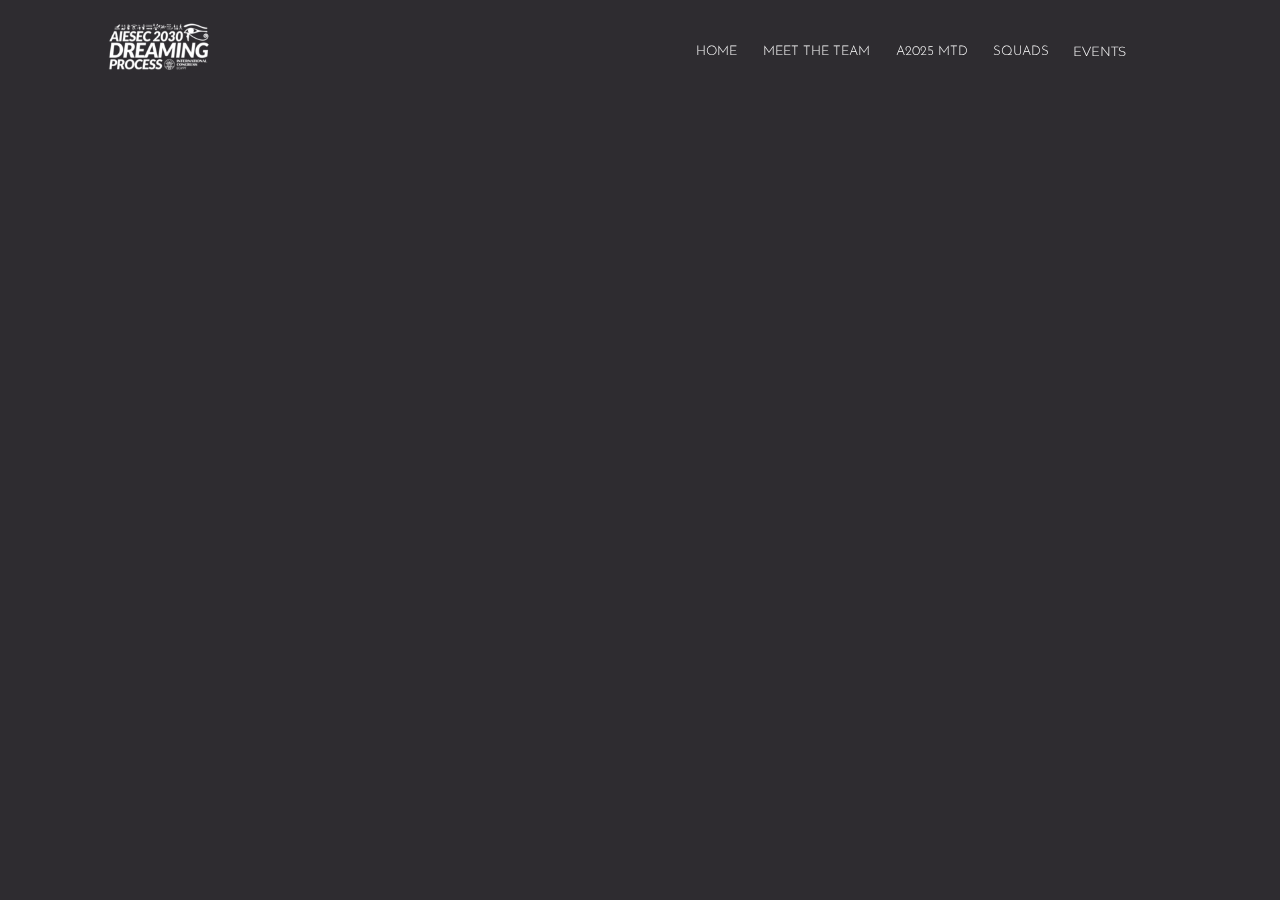
<file: register.html>
<!DOCTYPE html>
<html lang="en">

<head>
  <meta charset="UTF-8" />
  <meta name="viewport" content="width=device-width, initial-scale=1.0" />
  <link rel="apple-touch-icon" sizes="180x180" href="assets/img/favicon_io/apple-touch-icon.png" />
  <link rel="icon" type="image/png" sizes="32x32" href="assets/img/favicon_io/favicon-32x32.png" />
  <link rel="icon" type="image/png" sizes="16x16" href="assets/img/favicon_io/favicon-16x16.png" />
  <link rel="manifest" href="assets/img/favicon_io/site.webmanifest" />
  <title>A2030 - Registration</title>
  <link rel="stylesheet" href="assets/css/style.css" />
  <link href="https://unpkg.com/aos@2.3.1/dist/aos.css" rel="stylesheet" />
  <link rel="stylesheet" href="https://cdnjs.cloudflare.com/ajax/libs/font-awesome/6.5.2/css/all.min.css"
    integrity="sha512-SnH5WK+bZxgPHs44uWIX+LLJAJ9/2PkPKZ5QiAj6Ta86w+fsb2TkcmfRyVX3pBnMFcV7oQPJkl9QevSCWr3W6A=="
    crossorigin="anonymous" referrerpolicy="no-referrer" />
</head>

<body style="position: static">
  <header style="z-index: 99999">
    <div class="container">
      <nav>
        <a href="/"><img src="assets/img/logo.webp" alt="" /></a>
        <ul>
          <!-- <li><a href="register.html" class="main-nav-first">Register</a></li> -->
          <li><a href="/">Home</a></li>
          <li><a href="team.html">Meet the Team</a></li>
          <li><a href="https://www.hub.aiesec.org/a2025">A2025 MTD</a></li>
          <li><a href="squads.html">Squads</a></li>

          <li>
            <div class="user-list">
              <div class="user-list-header">
                <p>Events</p>
                <p><i class="fa-solid fa-caret-down"></i></p>
              </div>
              <ul id="dropdown-profile" style="display: none">
                <li>
                  <a href="FromCrisisToOpportunity.html">From Crisis to Opportunity</a>
                </li>
                <li>
                  <a href="LeadingWithPurpose.html">Leading with Purpose</a>
                </li>
                <li><a href="GenZLeaders.html">Gen Z Leaders</a></li>
              </ul>
            </div>
          </li>
        </ul>
        <div class="hamburger">
          <button>
            <div class="bar"></div>
          </button>
        </div>
      </nav>
    </div>
  </header>
  <div class="mobile-nav" style="display: none; z-index: 100000;">
    <div class="nav-blocker"></div>
    <div class="nav-content">
      <a style="display: flex; justify-content: left" href="/"><img class="logo" src="assets/img/logo.webp"
          alt="" /></a>
      <ul>
        <!-- <li style="margin-top: 19px"><a href="register.html">Register</a></li> -->
        <li style="margin-top: 19px"><a href="/">Home</a></li>
        <li style="margin-top: 19px">
          <a href="team.html">Meet the Team</a>
        </li>
        <li style="margin-top: 19px">
          <a href="https://www.hub.aiesec.org/a2025">A2025 MTD</a>
        </li>
        <li style="margin-top: 19px">
          <a href="squads.html">Squads</a>
        </li>

        <li style="margin-top: 19px">
          <div class="programs-list">
            <div id="dropdown-head-mob" class="dropdown-head" href="">
              <p>Events</p>
              <p><i class="fa-solid fa-caret-down"></i></p>
            </div>
            <div class="dropdown">
              <ul id="mob-dropdown" style="
                    color: #fff;
                    background: transparent;
                    padding: 14px;
                    border-bottom-left-radius: 15px;
                    border-bottom-right-radius: 15px;
                    position: absolute;
                    width: 100%;
                    display: block;
                    padding-left: 30px;
                  " class="dropdown-list-mob">
                <li>
                  <a href="FromCrisisToOpportunity.html">From Crisis to Opportunity</a>
                </li>
                <li>
                  <a href="LeadingWithPurpose.html">Leading with Purpose</a>
                </li>
                <li><a href="GenZLeaders.html">Gen Z Leaders</a></li>
              </ul>
              <div class="list-cover" style="transform: translateY(1px)"></div>
            </div>
          </div>
        </li>
      </ul>
    </div>
  </div>

  <main>
    <div data-tf-live="01HXYBQ7WP23X63EGN4WER2DKE"></div>
    <script src="//embed.typeform.com/next/embed.js"></script>
  </main>
  <script src="assets/js/script.js"></script>
</body>

</html>
</file>
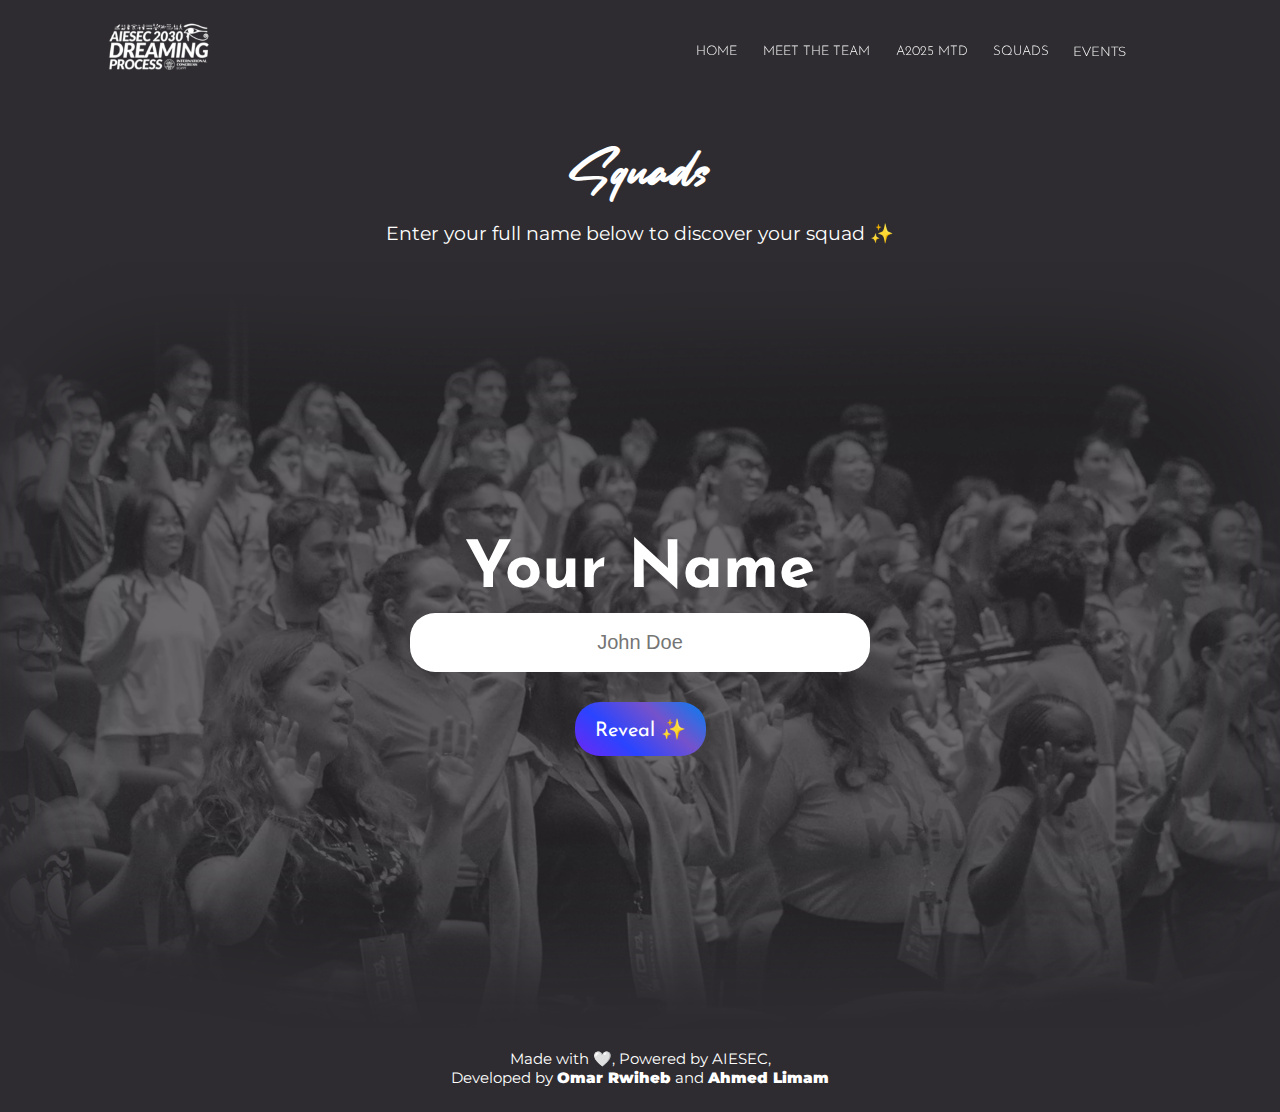
<file: squads.html>
<!DOCTYPE html>
<html lang="en">

<head>
    <meta charset="UTF-8" />
    <meta name="viewport" content="width=device-width, initial-scale=1.0" />
    <link rel="apple-touch-icon" sizes="180x180" href="assets/img/favicon_io/apple-touch-icon.png" />
    <link rel="icon" type="image/png" sizes="32x32" href="assets/img/favicon_io/favicon-32x32.png" />
    <link rel="icon" type="image/png" sizes="16x16" href="assets/img/favicon_io/favicon-16x16.png" />
    <link rel="manifest" href="assets/img/favicon_io/site.webmanifest" />
    <title>A2030 - Squads Reveal</title>
    <link rel="stylesheet" href="assets/css/style.css" />
    <link href="https://unpkg.com/aos@2.3.1/dist/aos.css" rel="stylesheet" />
    <link rel="stylesheet" href="https://cdnjs.cloudflare.com/ajax/libs/font-awesome/6.5.2/css/all.min.css"
        integrity="sha512-SnH5WK+bZxgPHs44uWIX+LLJAJ9/2PkPKZ5QiAj6Ta86w+fsb2TkcmfRyVX3pBnMFcV7oQPJkl9QevSCWr3W6A=="
        crossorigin="anonymous" referrerpolicy="no-referrer" />
</head>

<body>
    <!-- <a class="fixed-register-button" href="register.html">Register</a> -->
    <header>
        <div class="container">
            <nav>
                <a href="/"><img src="assets/img/logo.webp" alt="" /></a>
                <ul>
                    <!-- <li><a href="register.html" class="main-nav-first">Register</a></li> -->
                    <li><a href="/">Home</a></li>
                    <li><a href="team.html">Meet the Team</a></li>
                    <li><a href="https://www.hub.aiesec.org/a2025">A2025 MTD</a></li>
                    <li><a href="squads.html">Squads</a></li>

                    <li>
                        <div class="user-list">
                            <div class="user-list-header">
                                <p>Events</p>
                                <p><i class="fa-solid fa-caret-down"></i></p>
                            </div>
                            <ul id="dropdown-profile" style="display: none">
                                <li>
                                    <a href="FromCrisisToOpportunity.html">From Crisis to Opportunity</a>
                                </li>
                                <li>
                                    <a href="LeadingWithPurpose.html">Leading with Purpose</a>
                                </li>
                                <li><a href="GenZLeaders.html">Gen Z Leaders</a></li>
                            </ul>
                        </div>
                    </li>
                </ul>
                <div class="hamburger">
                    <button>
                        <div class="bar"></div>
                    </button>
                </div>
            </nav>
        </div>
    </header>
    <div class="mobile-nav" style="display: none">
        <div class="nav-blocker"></div>
        <div class="nav-content">
            <a style="display: flex; justify-content: left" href="/"><img class="logo" src="assets/img/logo.webp"
                    alt="" /></a>
            <ul>
                <!-- <li style="margin-top: 19px"><a href="register.html">Register</a></li> -->
                <li style="margin-top: 19px"><a href="/">Home</a></li>
                <li style="margin-top: 19px">
                    <a href="team.html">Meet the Team</a>
                </li>
                <li style="margin-top: 19px">
                    <a href="https://www.hub.aiesec.org/a2025">A2025 MTD</a>
                </li>

                <li style="margin-top: 19px">
                    <div class="programs-list">
                        <div id="dropdown-head-mob" class="dropdown-head" href="">
                            <p>Events</p>
                            <p><i class="fa-solid fa-caret-down"></i></p>
                        </div>
                        <div class="dropdown">
                            <ul id="mob-dropdown" style="
                    color: #fff;
                    background: transparent;
                    padding: 14px;
                    border-bottom-left-radius: 15px;
                    border-bottom-right-radius: 15px;
                    position: absolute;
                    width: 100%;
                    display: block;
                    padding-left: 30px;
                  " class="dropdown-list-mob">
                                <li>
                                    <a href="FromCrisisToOpportunity.html">From Crisis to Opportunity</a>
                                </li>
                                <li>
                                    <a href="LeadingWithPurpose.html">Leading with Purpose</a>
                                </li>
                                <li><a href="GenZLeaders.html">Gen Z Leaders</a></li>
                            </ul>
                            <div class="list-cover" style="transform: translateY(1px)"></div>
                        </div>
                    </div>
                </li>
            </ul>
        </div>
    </div>

    <main>
        <div class="error-popup-container">
            <div class="error-blocker"></div>
            <div class="error-popup" style="min-width: 40dvw;">
                <div id="close-btn" class="error-close"></div>
                <div class="squad-reveal-container">
                    <div class="popup-content" style=" padding: 30px 15px;">
                        <span>Please make sure that your full name is written correcty and
                            that you have registered.</span><br>
                    </div>
                </div>
            </div>
        </div>
        <div class="popup-container">
            <div class="blocker"></div>
            <div class="popup" style="min-width: 25dvw;">
                <div id="close-btn" class="close"></div>
                <div class="squad-reveal-container">
                    <div class="popup-content" style=" padding: 30px 15px;">
                        <p style="font-size: 30px; font-weight: 800;">This is your squad! 🤩</p><br>
                        <p class="squad-info" style="font-size: 24px; font-weight: 600; margin-bottom: 10px;">Squad 2 |
                            OD</p>
                        <p class="squads-emails"></p><br>
                        <a href="#" class="squad-link"
                            style="color: white; font-size: 20px; font-weight: 800; text-decoration: none;cursor: pointer;">Join
                            Telegram Group 💫</a>
                    </div>
                </div>
            </div>
        </div>
        <section style="text-align: center; padding-left: 10px;padding-right: 10px; padding-top: 120px;">
            <h2>Squads</h2>
            <p>Enter your full name below to discover your squad ✨</p>

        </section>
        <form class="form-squad" style="display: flex; justify-content: center;" onsubmit="" action="">
            <div style="position: relative;">
                <img src="assets/img/video_bgg.webp" height="800px" style="object-fit: cover; width: 100dvw;" />
                <div
                    style="min-width: 40dvw; position: absolute; top: 50%; left: 50%; transform: translate(-50%, -50%);text-align: center;">
                    <h1 class="squads-headline">Your Name</h1>
                    <input type="text" class="squads-input" placeholder="John Doe">
                    <button class="reveal-btn" type="submit">Reveal ✨</button>
                </div>
            </div>
        </form>
    </main>
    <footer style="margin-bottom: 25px;">
        <p style="color: white">
            Made with 🤍, Powered by AIESEC,<br />
            Developed by
            <a class="omar" href="https://www.linkedin.com/in/omar-rwiheb-698a761b9/">Omar Rwiheb</a>
            and
            <a class="omar" href="https://www.linkedin.com/in/limam-ahmed/">Ahmed Limam</a>
        </p>
    </footer>
    <script>
        const blocker = document.querySelector(".blocker");
        const errorBlocker = document.querySelector(".error-blocker");
        const popup = document.querySelector(".popup-container");
        const close = document.querySelector(".close");
        const errorClose = document.querySelector(".error-close");
        const revealBtn = document.querySelector(".reveal-btn");
        const formSquad = document.querySelector(".form-squad");
        const squadEmails = document.querySelector(".squads-emails");
        const nameInput = document.querySelector(".squads-input");
        const squadLink = document.querySelector(".squad-link");
        const errorPopup = document.querySelector(".error-popup-container");
        const squadInfo = document.querySelector(".squad-info");


        blocker.addEventListener("click", () => {
            popup.style.display = "none";
        });

        close.addEventListener("click", () => {
            popup.style.display = "none";
        });

        errorBlocker.addEventListener("click", () => {
            errorPopup.style.display = "none";
        });

        errorClose.addEventListener("click", () => {
            errorPopup.style.display = "none";
        });

        fetch('assets/squads.json')
            .then(response => response.json())
            .then(data => {
                data.forEach(squad => {
                    squad.squad = squad.squad.map(member => member.trim().toLowerCase());
                });
                formSquad.addEventListener('submit', (event) => {
                    event.preventDefault();
                    const name = nameInput.value.trim().toLowerCase();

                    if (name !== "") {
                        let foundSquad = null;
                        let link = null;
                        let sname = null;
                        let funct = null;
                        let partialMatches = []; // To store partial matches

                        // Iterate over each squad object in the JSON data
                        for (let squad of data) {
                            // Check if the name is found in the squad
                            if (squad.squad.includes(name)) {
                                foundSquad = squad.squad.filter(member => member !== name);
                                link = squad.link;
                                sname = squad.squad_name;
                                funct = squad.function;
                                break;
                            } else {
                                // Collect partial matches for logging later
                                if (name.length > 2) {
                                    for (let member of squad.squad) {
                                        if (member.includes(name)) {
                                            partialMatches.push({ member: member, squad: squad.squad_name, link: squad.link });
                                        }
                                    }
                                }
                            }
                        }

                        if (foundSquad) {
                            squadLink.innerHTML = "Join Telegram Group 💫";
                            squadLink.href = link;
                            const capitalizedNames = foundSquad.map(member => member.charAt(0).toUpperCase() + member.slice(1));
                            squadEmails.innerHTML = capitalizedNames.join('</br>');
                            squadInfo.innerHTML = sname + " | " + funct + " 🔥";
                            popup.style.display = "block";
                        } else {
                            if (partialMatches.length > 0) {
                                squadInfo.innerHTML = "";
                                squadLink.innerHTML = "";
                                squadEmails.innerHTML = partialMatches.map(match => `${match.member} (${match.squad} | <a style='color:white;' href='${match.link}'>Telegram</a>)`).join('</br>');
                                popup.style.display = "block";
                            } else {
                                errorPopup.style.display = "block";
                            }
                        }
                    }
                }
                );
            })
            .catch(error => {
                console.error('Error fetching JSON data:', error);
            });
    </script>
    <script src="assets/js/script.js"></script>
</body>

</html>
</file>
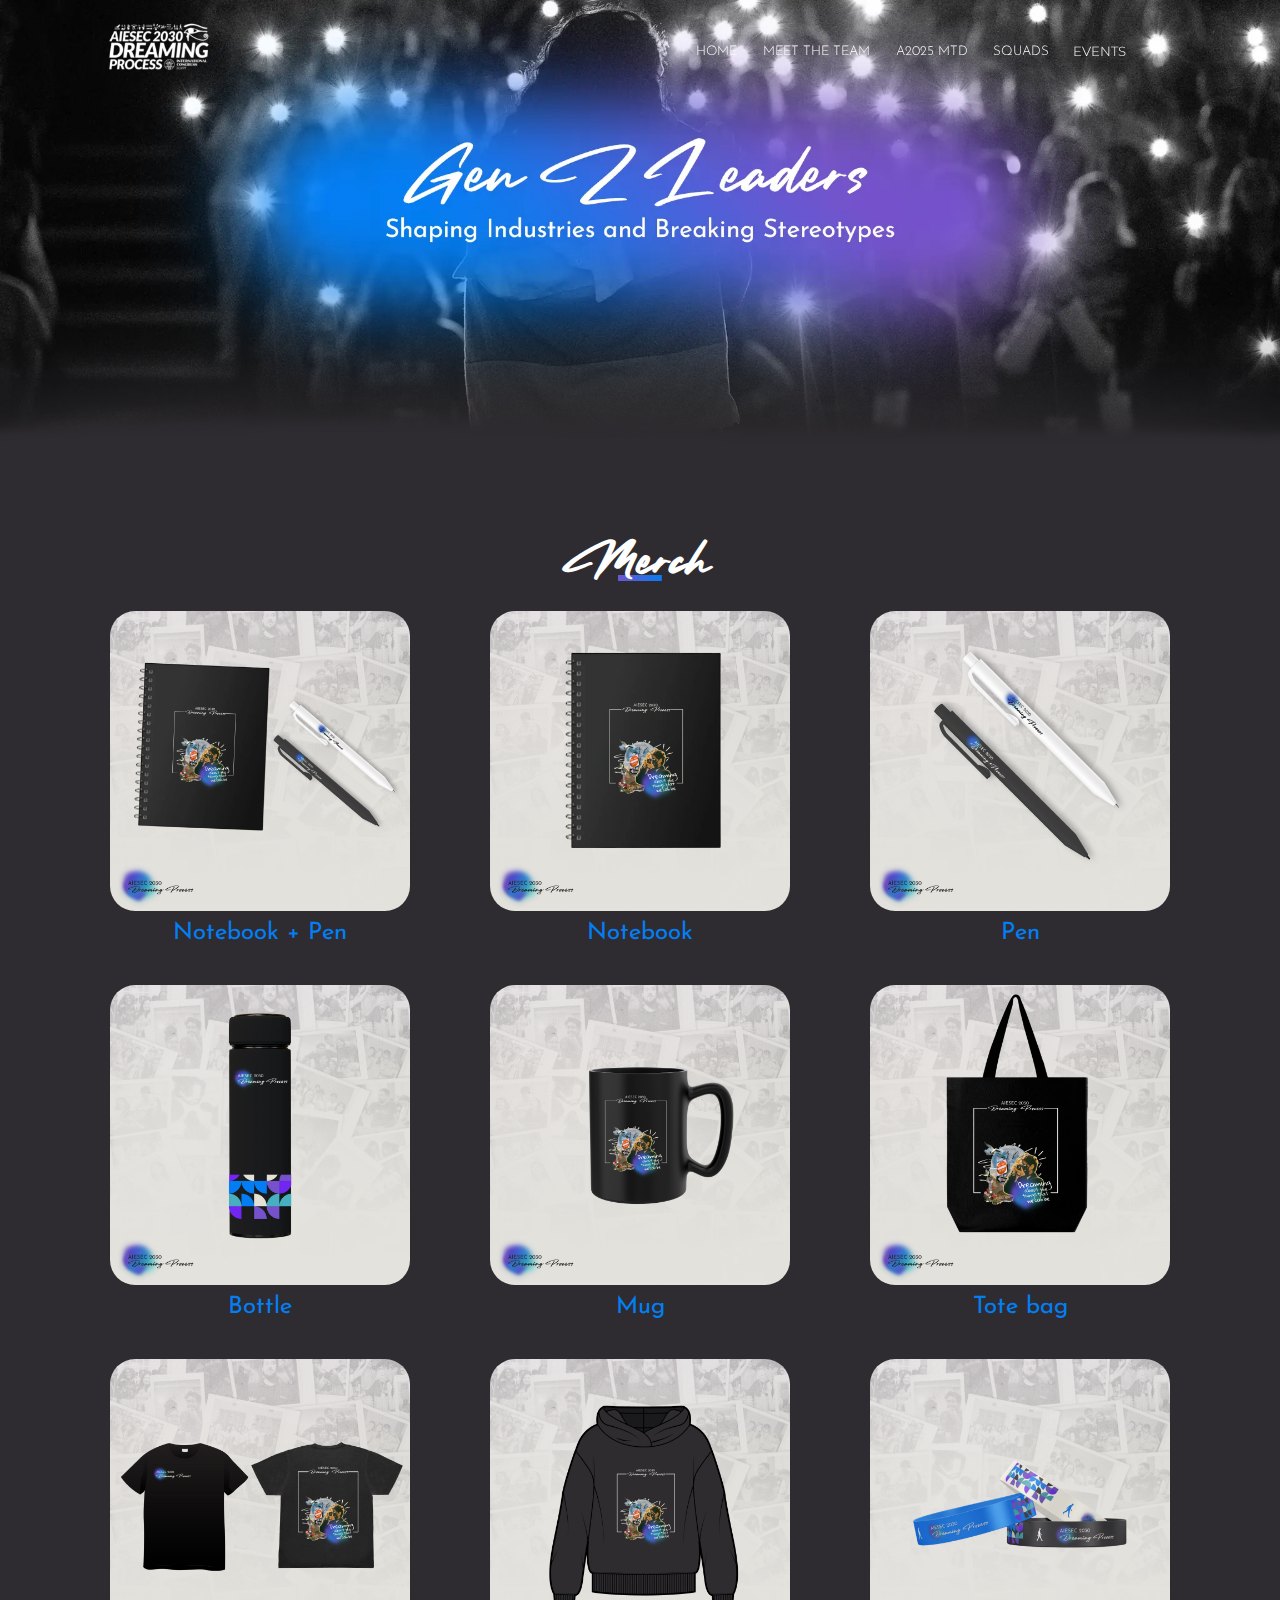
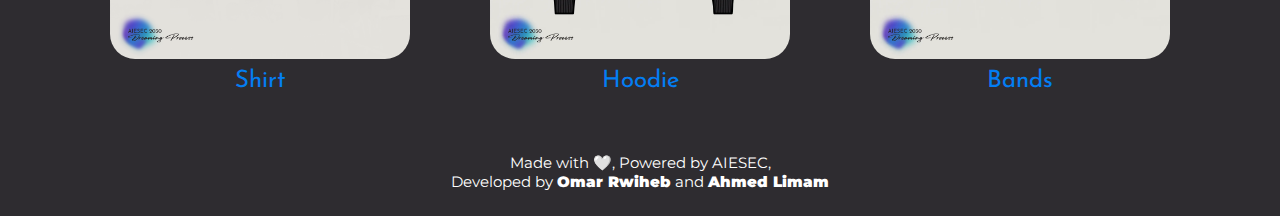
<file: store.html>
<!DOCTYPE html>
<html lang="en">

<head>
  <meta charset="UTF-8" />
  <meta name="viewport" content="width=device-width, initial-scale=1.0" />
  <link rel="apple-touch-icon" sizes="180x180" href="assets/img/favicon_io/apple-touch-icon.png" />
  <link rel="icon" type="image/png" sizes="32x32" href="assets/img/favicon_io/favicon-32x32.png" />
  <link rel="icon" type="image/png" sizes="16x16" href="assets/img/favicon_io/favicon-16x16.png" />
  <link rel="manifest" href="assets/img/favicon_io/site.webmanifest" />
  <title>A2030 - Store</title>
  <link rel="stylesheet" href="assets/css/style.css" />
  <link href="https://unpkg.com/aos@2.3.1/dist/aos.css" rel="stylesheet" />
  <link rel="stylesheet" href="https://cdnjs.cloudflare.com/ajax/libs/font-awesome/6.5.2/css/all.min.css"
    integrity="sha512-SnH5WK+bZxgPHs44uWIX+LLJAJ9/2PkPKZ5QiAj6Ta86w+fsb2TkcmfRyVX3pBnMFcV7oQPJkl9QevSCWr3W6A=="
    crossorigin="anonymous" referrerpolicy="no-referrer" />
</head>

<body>
  <!-- <a class="fixed-register-button" href="register.html">Register</a> -->
  <header>
    <div class="container">
      <nav>
        <a href="/"><img src="assets/img/logo.webp" alt="" /></a>
        <ul>
          <!-- <li><a href="register.html" class="main-nav-first">Register</a></li> -->
          <li><a href="/">Home</a></li>
          <li><a href="team.html">Meet the Team</a></li>
          <li><a href="https://www.hub.aiesec.org/a2025">A2025 MTD</a></li>
          <li><a href="squads.html">Squads</a></li>

          <li>
            <div class="user-list">
              <div class="user-list-header">
                <p>Events</p>
                <p><i class="fa-solid fa-caret-down"></i></p>
              </div>
              <ul id="dropdown-profile" style="display: none">
                <li>
                  <a href="FromCrisisToOpportunity.html">From Crisis to Opportunity</a>
                </li>
                <li>
                  <a href="LeadingWithPurpose.html">Leading with Purpose</a>
                </li>
                <li><a href="GenZLeaders.html">Gen Z Leaders</a></li>
              </ul>
            </div>
          </li>
        </ul>
        <div class="hamburger">
          <button>
            <div class="bar"></div>
          </button>
        </div>
      </nav>
    </div>
  </header>
  <div class="mobile-nav" style="display: none">
    <div class="nav-blocker"></div>
    <div class="nav-content">
      <a style="display: flex; justify-content: left" href="/"><img class="logo" src="assets/img/logo.webp"
          alt="" /></a>
      <ul>
        <!-- <li style="margin-top: 19px"><a href="register.html">Register</a></li> -->
        <li style="margin-top: 19px"><a href="/">Home</a></li>
        <li style="margin-top: 19px">
          <a href="team.html">Meet the Team</a>
        </li>
        <li style="margin-top: 19px">
          <a href="https://www.hub.aiesec.org/a2025">A2025 MTD</a>
        </li>
        <li style="margin-top: 19px">
          <a href="squads.html">Squads</a>
        </li>

        <li style="margin-top: 19px">
          <div class="programs-list">
            <div id="dropdown-head-mob" class="dropdown-head" href="">
              <p>Events</p>
              <p><i class="fa-solid fa-caret-down"></i></p>
            </div>
            <div class="dropdown">
              <ul id="mob-dropdown" style="
                    color: #fff;
                    background: transparent;
                    padding: 14px;
                    border-bottom-left-radius: 15px;
                    border-bottom-right-radius: 15px;
                    position: absolute;
                    width: 100%;
                    display: block;
                    padding-left: 30px;
                  " class="dropdown-list-mob">
                <li>
                  <a href="FromCrisisToOpportunity.html">From Crisis to Opportunity</a>
                </li>
                <li>
                  <a href="LeadingWithPurpose.html">Leading with Purpose</a>
                </li>
                <li><a href="GenZLeaders.html">Gen Z Leaders</a></li>
              </ul>
              <div class="list-cover" style="transform: translateY(1px)"></div>
            </div>
          </div>
        </li>
      </ul>
    </div>
  </div>

  <main>
    <section class="event-hero">
      <picture>
        <source media="(max-width: 767px)" srcset="assets/img/events3_mobile.webp" />
        <source media="(min-width: 787px)" srcset="assets/img/events3.webp" />
        <img src="assets/img/events3.webp" alt="" width="100%" />
      </picture>
    </section>
    <section class="merchandise container" style="padding-top: 10px;">
      <div class="global-event-content-container" style="display: flex; flex-direction: column; align-items: center;">
        <h2 class="tapered">Merch</h2>
        <div class="merch-grid">
          <div class="merch-item">
            <img src="/assets/img/merch/notebook-pen-.webp" alt="">
            <div class="item-content">
              <p>Notebook + Pen</p>
            </div>
          </div>

          <div class="merch-item">
            <img src="/assets/img/merch/notebook-.webp" alt="">
            <div class="item-content">
              <p>Notebook</p>
            </div>
          </div>

          <div class="merch-item">
            <img src="/assets/img/merch/pen-.webp" alt="">
            <div class="item-content">
              <p>Pen</p>
            </div>
          </div>

          <div class="merch-item">
            <img src="/assets/img/merch/bottle B .webp" alt="">
            <div class="item-content">
              <p>Bottle</p>
            </div>
          </div>

          <div class="merch-item">
            <img src="/assets/img/merch/mug-.webp" alt="">
            <div class="item-content">
              <p>Mug</p>
            </div>
          </div>

          <div class="merch-item">
            <img src="/assets/img/merch/tote-bag-.webp" alt="">
            <div class="item-content">
              <p>Tote bag</p>
            </div>
          </div>

          <div class="merch-item">
            <img src="/assets/img/merch/shirt-.webp" alt="">
            <div class="item-content">
              <p>Shirt</p>
            </div>
          </div>

          <div class="merch-item">
            <img src="/assets/img/merch/hoodie .webp" alt="">
            <div class="item-content">
              <p>Hoodie</p>
            </div>
          </div>

          <div class="merch-item">
            <img src="/assets/img/merch/bands .webp" alt="">
            <div class="item-content">
              <p>Bands</p>
            </div>
          </div>
        </div>
      </div>
    </section>
  </main>
  <footer style="margin-bottom: 25px;">
    <p style="color: white">
      Made with 🤍, Powered by AIESEC,<br />
      Developed by
      <a class="omar" href="https://www.linkedin.com/in/omar-rwiheb-698a761b9/">Omar Rwiheb</a>
      and
      <a class="omar" href="https://www.linkedin.com/in/limam-ahmed/">Ahmed Limam</a>
    </p>
  </footer>
  <script src="assets/js/script.js"></script>
</body>

</html>
</file>
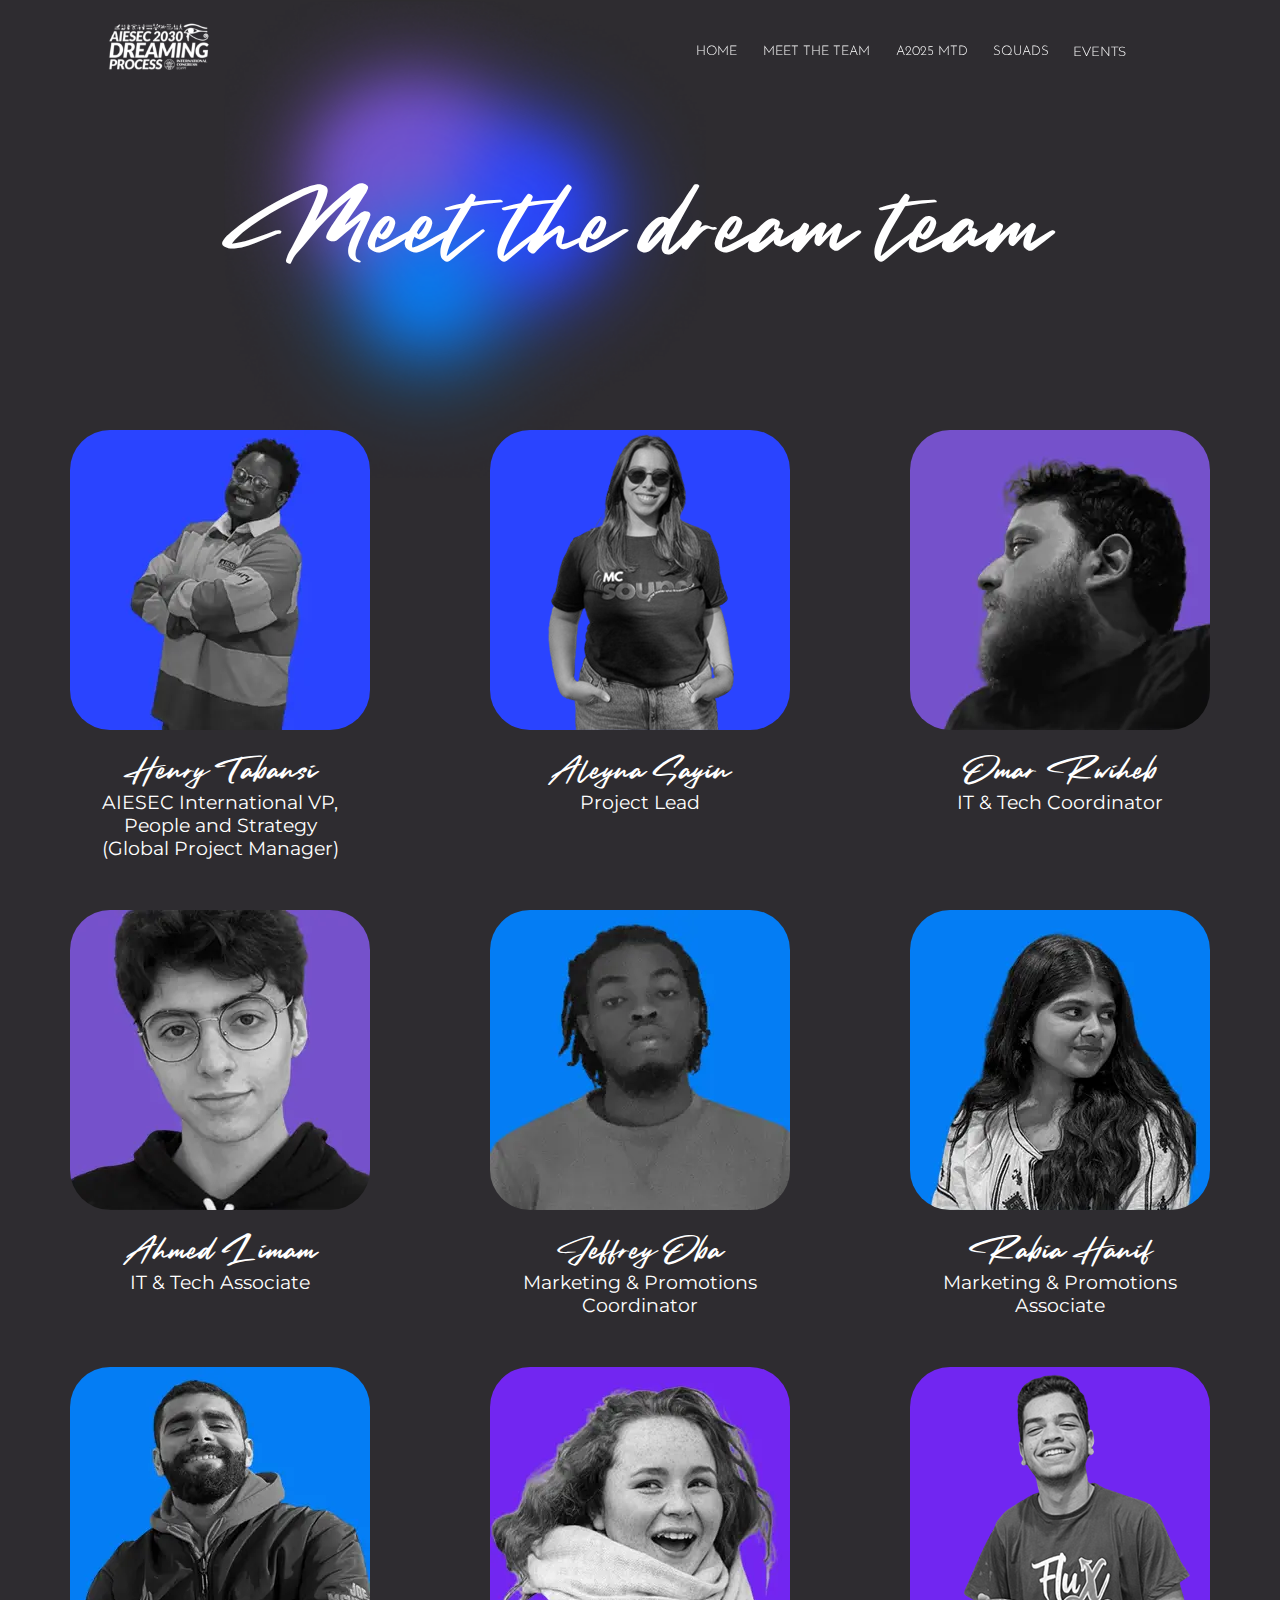
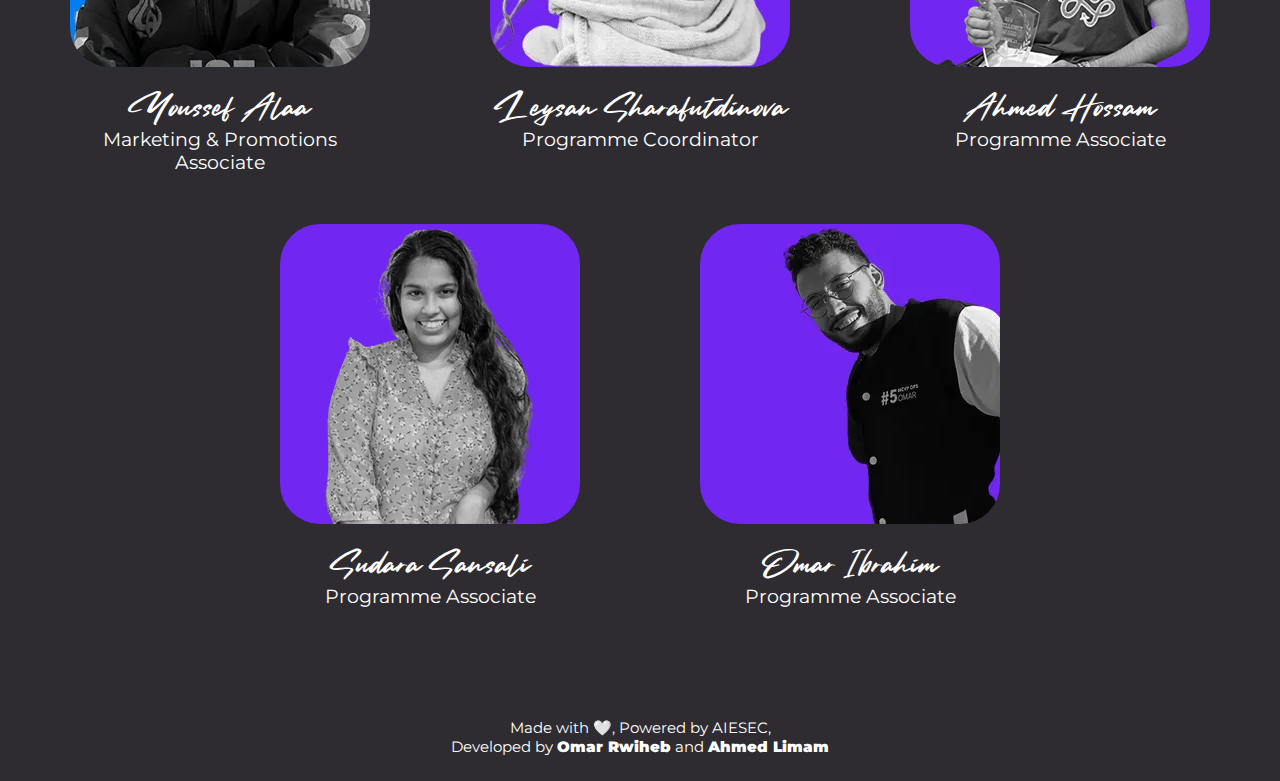
<file: team.html>
<!DOCTYPE html>
<html lang="en">

<head>
  <meta charset="UTF-8" />
  <meta name="viewport" content="width=device-width, initial-scale=1.0" />
  <link rel="apple-touch-icon" sizes="180x180" href="assets/img/favicon_io/apple-touch-icon.png" />
  <link rel="icon" type="image/png" sizes="32x32" href="assets/img/favicon_io/favicon-32x32.png" />
  <link rel="icon" type="image/png" sizes="16x16" href="assets/img/favicon_io/favicon-16x16.png" />
  <link rel="manifest" href="assets/img/favicon_io/site.webmanifest" />
  <title>A2030 - Registration</title>
  <link rel="stylesheet" href="assets/css/style.css" />
  <link href="https://unpkg.com/aos@2.3.1/dist/aos.css" rel="stylesheet" />
  <link rel="stylesheet" href="https://cdnjs.cloudflare.com/ajax/libs/font-awesome/6.5.2/css/all.min.css"
    integrity="sha512-SnH5WK+bZxgPHs44uWIX+LLJAJ9/2PkPKZ5QiAj6Ta86w+fsb2TkcmfRyVX3pBnMFcV7oQPJkl9QevSCWr3W6A=="
    crossorigin="anonymous" referrerpolicy="no-referrer" />
</head>

<body>
  <!-- <a class="fixed-register-button" href="register.html">Register</a> -->
  <header style=" position: relative;">
    <div class="container">
      <nav>
        <a href="/"><img src="assets/img/logo.webp" alt="" /></a>
        <ul>
          <!-- <li><a href="register.html" class="main-nav-first">Register</a></li> -->
          <li><a href="/">Home</a></li>
          <li><a href="team.html">Meet the Team</a></li>
          <li>
            <a href="https://www.hub.aiesec.org/a2025" target="_blank">A2025 MTD</a>
          </li>
          <li><a href="squads.html">Squads</a></li>
          <li>
            <div class="user-list">
              <div class="user-list-header">
                <p>Events</p>
                <p><i class="fa-solid fa-caret-down"></i></p>
              </div>
              <ul id="dropdown-profile" style="display: none">
                <li>
                  <a href="FromCrisisToOpportunity.html">From Crisis to Opportunity</a>
                </li>
                <li>
                  <a href="LeadingWithPurpose.html">Leading with Purpose</a>
                </li>
                <li><a href="GenZLeaders.html">Gen Z Leaders</a></li>
              </ul>
            </div>
          </li>
        </ul>
        <div class="hamburger">
          <button>
            <div class="bar"></div>
          </button>
        </div>
      </nav>
    </div>
  </header>
  <div class="mobile-nav" style="display: none">
    <div class="nav-blocker"></div>
    <div class="nav-content">
      <a style="display: flex; justify-content: left" href="/"><img class="logo" src="assets/img/logo.webp"
          alt="" /></a>
      <ul>
        <!-- <li style="margin-top: 19px"><a href="register.html">Register</a></li> -->
        <li style="margin-top: 19px"><a href="/">Home</a></li>
        <li style="margin-top: 19px">
          <a href="team.html">Meet the Team</a>
        </li>
        <li style="margin-top: 19px">
          <a href="https://www.hub.aiesec.org/a2025" target="_blank">A2025 MTD</a>
        </li>
        <li style="margin-top: 19px">
          <a href="squads.html">Squads</a>
        </li>
        <li style="margin-top: 19px">
          <div class="programs-list">
            <div id="dropdown-head-mob" class="dropdown-head" href="">
              <p>Events</p>
              <p><i class="fa-solid fa-caret-down"></i></p>
            </div>
            <div class="dropdown">
              <ul id="mob-dropdown" style="
                    color: #fff;
                    background: transparent;
                    padding: 14px;
                    border-bottom-left-radius: 15px;
                    border-bottom-right-radius: 15px;
                    position: absolute;
                    width: 100%;
                    display: block;
                    padding-left: 30px;
                  " class="dropdown-list-mob">
                <li>
                  <a href="FromCrisisToOpportunity.html">From Crisis to Opportunity</a>
                </li>
                <li>
                  <a href="LeadingWithPurpose.html">Leading with Purpose</a>
                </li>
                <li><a href="GenZLeaders.html">Gen Z Leaders</a></li>
              </ul>
              <div class="list-cover" style="transform: translateY(1px)"></div>
            </div>
          </div>
        </li>
      </ul>
    </div>
  </div>

  <main>
    <section class="team container">
      <h1>Meet the dream team</h1>
      <div class="images">
        <div class="team-image">
          <a href="https://www.linkedin.com/in/henry-tabansi/" target="_blank"><img src="assets/img/team/henry.webp"
              alt="" /></a>
          <p id="team-name">Henry Tabansi</p>
          <p>
            AIESEC International VP, People and Strategy <br />
            (Global Project Manager)
          </p>
        </div>
        <div class="team-image">
          <a href="https://www.linkedin.com/in/aleyna-sayin" target="_blank"><img src="assets/img/team/aley.webp"
              alt="" /></a>
          <p id="team-name">Aleyna Sayin</p>
          <p>Project Lead</p>
        </div>
        <div class="team-image">
          <a href="https://www.linkedin.com/in/omar-rwiheb-698a761b9/" target="_blank"><img
              src="assets/img/team/soory.webp" alt="" /></a>
          <p id="team-name">Omar Rwiheb</p>
          <p>IT & Tech Coordinator</p>
        </div>
        <div class="team-image">
          <a href="https://www.linkedin.com/in/limam-ahmed/" target="_blank"><img src="assets/img/team/limam.webp"
              alt="" /></a>
          <p id="team-name">Ahmed Limam</p>
          <p>IT & Tech Associate</p>
        </div>
        <div class="team-image">
          <a href="https://www.linkedin.com/in/jeffrey-oba" target="_blank"><img src="assets/img/team/jeff.webp"
              alt="" /></a>
          <p id="team-name">Jeffrey Oba</p>
          <p>Marketing & Promotions Coordinator</p>
        </div>
        <div class="team-image">
          <a href="https://www.linkedin.com/in/rabia-hanif-998109210/" target="_blank"><img
              src="assets/img/team/rabia.webp" alt="" /></a>
          <p id="team-name">Rabia Hanif</p>
          <p>Marketing & Promotions Associate</p>
        </div>
        <div class="team-image">
          <a href="https://www.linkedin.com/in/youssef-alaa-3638b319b?utm_source=share&utm_campaign=share_via&utm_content=profile&utm_medium=ios_app"
            target="_blank"><img src="assets/img/team/joe.webp" alt="" /></a>
          <p id="team-name">Youssef Alaa</p>
          <p>Marketing & Promotions Associate</p>
        </div>
        <div class="team-image">
          <a href="https://www.linkedin.com/in/leysanjune/" target="_blank"><img src="assets/img/team/leysan.webp"
              alt="" /></a>
          <p id="team-name">Leysan Sharafutdinova</p>
          <p>Programme Coordinator</p>
        </div>
        <div class="team-image">
          <a href="https://www.linkedin.com/in/ahmed-hossam-983ab8233" target="_blank"><img
              src="assets/img/team/hossam.webp" alt="" /></a>
          <p id="team-name">Ahmed Hossam</p>
          <p>Programme Associate</p>
        </div>
        <div class="team-image">
          <a href="https://www.linkedin.com/in/sudara-sansali-de-silva?utm_source=share&utm_campaign=share_via&utm_content=profile&utm_medium=ios_app"
            target="_blank"><img src="assets/img/team/sansali.webp" alt="" /></a>
          <p id="team-name">Sudara Sansali</p>
          <p>Programme Associate</p>
        </div>
        <div class="team-image">
          <a href="https://www.linkedin.com/in/itsmeomaribrahim/" target="_blank"><img src="assets/img/team/omar.webp"
              alt="" /></a>
          <p id="team-name">Omar Ibrahim</p>
          <p>Programme Associate</p>
        </div>
      </div>
    </section>
  </main>
  <footer>
    <p style="color: white;margin-bottom: 25px;">
      Made with 🤍, Powered by AIESEC,<br />
      Developed by
      <a class="omar" href="https://www.linkedin.com/in/omar-rwiheb-698a761b9/">Omar Rwiheb</a>
      and
      <a class="omar" href="https://www.linkedin.com/in/limam-ahmed/">Ahmed Limam</a>
    </p>
  </footer>
  <script src="assets/js/script.js"></script>
</body>

</html>
</file>
<file: assets/css/style.css>
@font-face {
  font-family: "SmoothFantasy";
  src: url("../fonts/SmoothFantasy.ttf");
  font-display: swap;
}

@font-face {
  font-family: "FantasyLand";
  src: url("../fonts/FantasyLand.ttf");
  font-display: swap;
}

@font-face {
  font-family: "JosefinSans";
  src: url("../fonts/JosefinSans-VariableFont_wght.ttf");
  font-display: swap;
}

@font-face {
  font-family: "Montserrat";
  src: url("../fonts/Montserrat-VariableFont_wght.ttf");
  font-display: swap;
}

:root {
  --blue: #037ef3;
  --purple: #7552cc;
  --drak-blue: #2a44ff;
  --black: #2e2c30;
  --white: #ffff;
  --smaller: 0.75;
}

*,
*::before,
*::after {
  padding: 0;
  margin: 0;
  box-sizing: border-box;
}

body {
  background-color: var(--black);
  scroll-behavior: smooth;
  overflow-x: hidden;
  position: relative;
}

p {
  font-family: "Montserrat";
  font-size: 19px;
  color: white;
}

.container {
  margin-right: auto;
  margin-left: auto;
  padding: 60px 15px;
}

/* small */

@media (max-width: 767px) {
  .container {
    width: 100%;
  }
}

@media (min-width: 768px) {
  .container {
    width: 750px;
  }
}

/* medium */

@media (min-width: 992px) {
  .container {
    width: 970px;
  }
}

/* large */

@media (min-width: 1200px) {
  .container {
    width: 1170px;
  }
}

/* header  */

header {
  position: absolute;
  z-index: 10;
  padding: 0.3rem 0;
  top: 0;
  left: 0;
  width: 100%;
}

header nav {
  margin: 10px auto;
  /* padding: 0 2rem; */
  display: flex;
  justify-content: space-between;
  align-items: center;
  width: 83%;
  position: fixed;
  left: 50%;
  transform: translateX(-50%);
}

header nav img {
  width: 100px;
}

header nav ul {
  display: flex;
  list-style: none;
  /* align-items: center; */
  /* background-color: white; */
  padding: 15px;
  /* border: 1px solid black;
  border-radius: 25px;
  -webkit-box-shadow: -7px 7px 0px 1px rgba(0, 0, 0, 0.97);
  -moz-box-shadow: -7px 7px 0px 1px rgba(0, 0, 0, 0.97);
  box-shadow: -7px 7px 0px 1px rgba(0, 0, 0, 0.97); */
}

nav ul a {
  font-family: "JosefinSans";
  text-decoration: none;
  padding: 0 0.8rem 0 0;
  color: white;
}

.main-nav-first,
.mobile-nav .main-nav li:nth-child(1) a {
  background-size: 800% 800%;
  padding: 6px 8px;
  padding-top: 10px;
  border-radius: 25px;
  transition: 0.8s;
  background: linear-gradient(222deg, #037ef3, #7552cc, #2a44ff, #7126f1);
  -webkit-animation: AnimationName 5s ease infinite;
  -moz-animation: AnimationName 205s ease infinite;
  animation: AnimationName 5s ease infinite;
}

/* nav ul li:nth-child(1) a:hover {
  color: var(--black);
  background: white;
} */

.dropdown-profile li:nth-child(1) a {
  color: var(--black);
  background: white;
}
.user-list {
  position: relative;
  padding: 0 1.2rem 0 0;
}

.user-list:hover {
  cursor: pointer;
}

.user-list ul {
  flex-direction: column;
  position: absolute;
  left: 50%;
  transform: translateX(-50%);
  background: #fff;
  border-bottom-left-radius: 10px;
  border-bottom-right-radius: 10px;
  padding: 7px;
  gap: 4px;
  top: 24px;
  width: 146px;
}

.user-list i {
  font-size: 13px;
  transform: translateY(-4px);
}
.user-list-header p:nth-child(1) {
  text-decoration: none;
  text-transform: uppercase;
  font-weight: 300;
  font-size: 0.83rem;
  color: #fff;
  padding: 2px 11px 0 11px;
}
.user-list-header {
  display: flex;
  align-items: flex-start;
}

#dropdown-profile li {
  text-align: center;
  margin-bottom: 8px;
}
#dropdown-profile li a {
  padding: 0;
  color: var(--black);
}

header .container {
  padding-top: 5px;
  padding-bottom: 0;
}

/* section {
  height: 100vh;
} */

#container {
  height: 100%;
  background-color: #f0f0f0;
  position: relative;
}
.cursor-image {
  position: absolute;
  pointer-events: none;
  width: 250px;
  height: 250px;
  background-size: contain;
  background-repeat: no-repeat;
  transition: transform 0.1s ease;
}

.hero {
  height: 100vh;
  background: linear-gradient(222deg, #037ef3, #7552cc, #2a44ff, #7126f1);
  background-size: 800% 800%;
  /* background: var(--black); */
  -webkit-animation: AnimationName 10s ease infinite;
  -moz-animation: AnimationName 10s ease infinite;
  animation: AnimationName 10s ease infinite;
}

@-webkit-keyframes AnimationName {
  0% {
    background-position: 0% 94%;
  }
  50% {
    background-position: 100% 7%;
  }
  100% {
    background-position: 0% 94%;
  }
}
@-moz-keyframes AnimationName {
  0% {
    background-position: 0% 94%;
  }
  50% {
    background-position: 100% 7%;
  }
  100% {
    background-position: 0% 94%;
  }
}
@keyframes AnimationName {
  0% {
    background-position: 0% 94%;
  }
  50% {
    background-position: 100% 7%;
  }
  100% {
    background-position: 0% 94%;
  }
}

.photo {
  position: absolute;
  width: 200px; /* Adjust according to your photo size */
  height: 322px; /* Adjust according to your photo size */
  background-size: cover;
}

.hero {
  overflow-y: hidden;
  overflow-x: hidden;
  position: relative;
}

.her-content {
  position: absolute;
  top: 28%;
  left: 50%;
  transform: translate(-50%, -50%);
  text-align: left;
}

.hero img {
  position: absolute;
  filter: grayscale(1);
  width: 1700px;
  bottom: -470px;
  left: 50%;
  transform: translateX(-50%);
}
.her-content h1 {
  order: 2;
  font-family: "SmoothFantasy";
  font-size: 65px;
  line-height: 1.4;
  color: white;
}

.her-content h1 span {
  font-family: "SmoothFantasy";
  font-size: 135px;
}

.her-content p {
  font-family: "JosefinSans";
  font-size: 53px;
  font-weight: 300;
  color: white;
}

@media (max-width: 600px) {
  .her-content h1 {
    font-size: 47px;
    line-height: 0.9;
    margin-top: 21px;
  }
  .her-content p {
    font-size: 37px;
  }
  .her-content {
    text-align: center;
  }
}

.what {
  height: max-content;
  display: flex;
  justify-content: center;
  position: relative;
  padding-bottom: 0;
  margin-bottom: 60px;
}

.video {
  display: flex;
  justify-content: center;
  align-items: center;
}

.play-btn {
  color: var(--blue);
  background-color: transparent;
  border: 0;
  position: absolute;
  font-size: 600%;
  z-index: 1000;
  margin-top: 82px;
}

.play-btn:hover {
  cursor: pointer;
}

video {
  width: 100%;
  /* width: 100%; */
  margin-top: 82px;
  border-radius: 50px; /*1*/
  border: 10px solid transparent; /*2*/
  background: linear-gradient(45deg, var(--blue), var(--purple)) border-box; /*3*/
  -webkit-mask: /*4*/ linear-gradient(#fff 0 0) padding-box,
    linear-gradient(#fff 0 0);
  border-radius: 25px;
  transition: 0.8s;
  -webkit-animation: AnimationName 5s ease infinite;
  -moz-animation: AnimationName 205s ease infinite;
  animation: AnimationName 5s ease infinite;
}

@media (min-width: 992px) {
  video {
    width: 600px;
  }
}

.video-section {
  display: flex;
  justify-content: center;
  margin-top: 150px;
  margin-bottom: 150px;
}

.video-section img {
  position: absolute;
  z-index: -1;
  transform: translateY(-19%);
  width: 100%;
}

@media (max-width: 768px) {
  .video-section img {
    transform: translate(-28%, -32%);
    width: 1500px;
  }
  .video-section {
    position: relative;
    overflow-x: clip;
  }
}

.blob-container {
  background: transparent;
  width: 100vw;
  height: 100vh;
  overflow-x: hidden;
  position: absolute;
}

.blob-container:after {
  content: "";
  width: 100vw;
  height: 100%;
  /* background: url("https://i.imgur.com/PsjPzdO.png"); */
  background-size: 200px;
  mix-blend-mode: overlay;
  position: absolute;
  top: 0;
  left: 0;
}
.blob-container .blobs {
  width: 40vh;
  height: 40vh;
  display: block;
  position: absolute;
  top: 50%;
  left: 90%;
  transform: translate(-50%, -50%);
}

.cards .blob-container .blobs {
  left: 50%;
}
.why .blob-container .blobs {
  left: 10%;
}

.aura-section .blob-container .blobs {
  left: 50%;
}
.blob-container .blobs .blob {
  width: 100%;
  height: 100%;
  border-radius: 100%;
  position: absolute;
  background-color: var(--blue);
  mix-blend-mode: multiply;
  filter: blur(80px);
}
.blob-container .blobs .blob.a {
  background-color: var(--purple);
  animation: circular2 10s linear infinite;
}
.blob-container .blobs .blob.b {
  background-color: var(--drak-blue);
  animation: circular 5s linear infinite;
}
.blob-container .blobs .blob.c {
  animation: circular 15s linear infinite;
}
@keyframes circular {
  0% {
    transform: translate(0, -100px);
  }
  25% {
    transform: translate(100px, 0);
  }
  50% {
    transform: translate(0, 100px);
  }
  75% {
    transform: translate(-100px, 0);
  }
  100% {
    transform: translate(0, -100px);
  }
}
@keyframes circular2 {
  0% {
    transform: translate(0, 100px);
  }
  25% {
    transform: translate(-100px, 0);
  }
  50% {
    transform: translate(0, -100px);
  }
  75% {
    transform: translate(100px, 0);
  }
  100% {
    transform: translate(0, 100px);
  }
}

.shade {
  position: absolute;
  top: 100vh;
  transform: translatey(-50%);
  width: 100%;
  height: 200px;
  z-index: 1000;
  background: linear-gradient(transparent, var(--black), transparent);
}

.aura-section {
  height: max-content;
  display: flex;
  justify-content: center;
  position: relative;
  padding-bottom: 0;
}
.what-content {
  z-index: 1;
  /* left: 50%;
  transform: translateX(-50%); */
  text-align: center;
  display: flex;
  flex-direction: column;
  justify-content: center;
  align-items: center;
}

.what-images {
  margin-top: 50px;
}

.what-images img {
  width: 200px;
}

.what-images img:nth-child(1) {
  transform: rotate(350deg);
}
.what-images img:nth-child(3) {
  transform: rotate(10deg);
}
.what-images img:nth-child(2) {
  position: relative;
  margin-left: -50px;
  margin-right: -50px;
  z-index: 1;
}
/* .what-text {
  display: flex;
  justify-content: space-around;
  align-items: flex-start;
  flex-wrap: wrap;
}

.what-text p {
  width: 50%;
} */

@media (max-width: 992px) {
  .what-text p {
    width: 100%;
  }
  .what-text {
    justify-content: center;
  }
}
/* .why .container {
  width: 100%;
} */

.cards-items {
  display: flex;
  justify-content: space-around;
}

.card {
  width: 250px;
  height: 450px;
  background: linear-gradient(
    150deg,
    rgba(255, 255, 255, 0.2) 0%,
    rgba(255, 255, 255, 0) 100%
  );
  box-shadow: rgb(255 255 255 / 30%) 0px 0px 0px 0.5px inset;
  border-radius: 20px;
  backdrop-filter: blur(25px);
}

.cards-content {
  position: absolute;
  z-index: 1;
  left: 50%;
  transform: translateX(-50%);
}
.scrolling-container {
  display: block;
  width: 100%;
  z-index: 1;
  text-align: center;
}

.scrolling-line {
  display: flex;
  flex-direction: row;
  transition: transform 0.3s ease;
  align-items: center;
}

.scrolling-line img {
  width: 200px; /* Adjust according to your image size */
  height: auto;
  margin-right: 10px; /* Adjust spacing between images */
}

.scrolling-txt {
  padding: 60px 0;
  overflow: hidden;
  text-align: center;
  white-space: nowrap;
  width: 98vw;
  text-overflow: clip;
}
.line {
  padding: 3px;
  transition: 0.1s cubic-bezier(0.2, 0.49, 0.32, 0.99);
}

@keyframes marquee {
  0% {
    transform: translateX(-100%);
  }
  100% {
    transform: translateX(0%);
  }
}

@keyframes marquee-inv {
  0% {
    transform: translateX(-300%);
  }
  100% {
    transform: translateX(-400%);
  }
}

@media (max-width: 600px) {
  @keyframes marquee {
    0% {
      transform: translateX(-1000%);
    }
    100% {
      transform: translateX(0%);
    }
  }

  @keyframes marquee-inv {
    0% {
      transform: translateX(0%);
    }
    100% {
      transform: translateX(-1000%);
    }
  }
}

.line2 {
  transform: translateX(-200%);
  animation: 50s linear infinite marquee;
}
.line1 {
  margin-bottom: -59px;
  animation: 50s linear infinite marquee-inv;
}

h2 {
  font-family: "SmoothFantasy";
  font-size: 30px;
  line-height: 1.4;
  color: white;
  margin-bottom: 30px;
  margin-top: 30px;
}

@media (max-width: 600px) {
  h2 {
    font-size: 39px;
  }
  p {
    font-size: 18px;
  }
}

.why {
  display: flex;
  justify-content: center;
}

.why h2 span {
  font-family: "JosefinSans";
}

.what-content p span {
  font-family: "SmoothFantasy";
  font-size: 21px;
}
footer {
  position: relative;
  text-align: center;
}
footer p {
  font-size: 15px;
}

footer a {
  cursor: pointer;
  text-decoration: none;
  font-weight: 900;
  color: white;
}

.hori {
  width: 533px !important;
  height: 190px !important;
  margin-left: -44px !important;
  margin-right: -10px !important;
}

.hori-hero {
  width: 533px !important;
  height: 300px !important;
  background-size: contain;
}

.events,
.global-event-desc {
  text-align: center;
  height: max-content;
  display: flex;
  justify-content: center;
  position: relative;
  padding-bottom: 0;
}

.events-content {
  display: flex;
  flex-direction: column;
  gap: 28px;
}

.events-container,
.global-event-content-container {
  z-index: 1;
  text-align: center;
  flex-direction: column;
  justify-content: center;
  align-items: center;
}

.events-content span {
  font-family: "SmoothFantasy";
  font-size: 21px;
  /* transition: 0.8s;
  background: linear-gradient(222deg, #037ef3, #7552cc);
  -webkit-animation: AnimationName 5s ease infinite;
  -moz-animation: AnimationName 205s ease infinite;
  animation: AnimationName 5s ease infinite;
  -webkit-background-clip: text;
  -webkit-text-fill-color: transparent;*/
}

.tapered {
  background: linear-gradient(222deg, #037ef3, #7552cc);
  background-repeat: no-repeat;
  background-size: 30% 0.2em;
  background-position: center bottom;
}

@media (max-width: 600px) {
  .tapered {
    background-size: 70% 9%;
  }
}

.ag-format-container {
  width: 1142px;
  margin: 0 auto;
}

body {
  background-color: var(--black);
}

.ag-courses_box {
  display: -webkit-box;
  display: -ms-flexbox;
  display: flex;
  -webkit-box-align: start;
  -ms-flex-align: start;
  align-items: flex-start;
  -ms-flex-wrap: wrap;
  flex-wrap: wrap;

  padding: 50px 0;
}
.ag-courses_item {
  -ms-flex-preferred-size: calc(33.33333% - 30px);
  flex-basis: calc(33.33333% - 30px);

  margin: 0 15px 30px;

  overflow: hidden;

  border-radius: 28px;
}
.ag-courses-item_link {
  display: block;
  padding: 30px 20px;
  background-color: var(--black);

  overflow: hidden;

  position: relative;
}
.ag-courses-item_link:hover,
.ag-courses-item_link:hover .ag-courses-item_date {
  text-decoration: none;
  color: #fff;
}
.ag-courses-item_link:hover .ag-courses-item_bg {
  -webkit-transform: scale(10);
  -ms-transform: scale(10);
  transform: scale(10);
}
.ag-courses-item_title {
  font-family: "JosefinSans";
  min-height: 87px;
  margin: 15px 0 15px;

  overflow: hidden;

  font-weight: bold;
  font-size: 25px;
  color: #fff;

  z-index: 2;
  position: relative;
}
.ag-courses-item_date-box {
  font-size: 18px;
  color: #fff;

  z-index: 2;
  position: relative;
}
.ag-courses-item_date {
  font-weight: bold;
  color: #f9b234;

  -webkit-transition: color 0.5s ease;
  -o-transition: color 0.5s ease;
  transition: color 0.5s ease;
}
.ag-courses-item_bg {
  height: 128px;
  width: 128px;
  background-color: #f9b234;

  z-index: 1;
  position: absolute;
  top: -75px;
  right: -75px;

  border-radius: 50%;

  -webkit-transition: all 0.5s ease;
  -o-transition: all 0.5s ease;
  transition: all 0.5s ease;
}
.ag-courses_item:nth-child(1n) .ag-courses-item_bg {
  background-color: var(--blue);
}
.ag-courses_item:nth-child(2n) .ag-courses-item_bg {
  background-color: var(--purple);
}
.ag-courses_item:nth-child(3n) .ag-courses-item_bg {
  background-color: var(--drak-blue);
}
/* .ag-courses_item:nth-child(5n) .ag-courses-item_bg {
  background-color: #cd3e94;
}
.ag-courses_item:nth-child(6n) .ag-courses-item_bg {
  background-color: #4c49ea;
} */

@media only screen and (max-width: 979px) {
  .ag-courses_item {
    -ms-flex-preferred-size: calc(50% - 30px);
    flex-basis: calc(50% - 30px);
  }
  .ag-courses-item_title {
    font-size: 24px;
  }
}

@media only screen and (max-width: 767px) {
  .ag-format-container {
    width: 96%;
  }
}
@media only screen and (max-width: 639px) {
  .ag-courses_item {
    -ms-flex-preferred-size: 100%;
    flex-basis: 100%;
  }
  .ag-courses-item_title {
    min-height: 72px;
    line-height: 1;

    font-size: 24px;
  }
  .ag-courses-item_link {
    padding: 22px 40px;
  }
  .ag-courses-item_date-box {
    font-size: 16px;
  }
}

.event-hero img {
  width: 100%;
}

.global-event-details-container-left span {
  font-family: "SmoothFantasy";
}

.global-event-details-container-right img {
  width: 200px;
  /* position: absolute; */
}

.global-event-details-container {
  display: flex;
  align-items: center;
  justify-content: space-around;
  z-index: 1;
  flex-wrap: wrap;
}

.global-event-details {
  height: max-content;
  display: flex;
  justify-content: center;
  position: relative;
  padding-bottom: 0;
}

.global-event-details-container-right {
  position: relative;
  display: flex;
  justify-content: center;
  align-items: center;
  margin-top: 30px;
}
.global-event-details-container-right img:nth-child(1) {
  transform: translateX(50px) rotate(353deg);
}
.global-event-details-container-right img:nth-child(2) {
  position: relative;
  z-index: 1;
}
.global-event-details-container-right img:nth-child(3) {
  transform: translateX(-50px) rotate(7deg);
}

@media (max-width: 600px) {
  .global-event-details-container-right img {
    width: 130px;
  }
}

.cd-container {
  width: 90%;
  max-width: 1080px;
  margin: 0 auto;
  background: var(--black);
  padding: 0 10%;
  border-radius: 2px;
}
.cd-container::after {
  content: "";
  display: table;
  clear: both;
}
/* -------------------------------- Main components -------------------------------- */
#cd-timeline {
  position: relative;
  padding: 2em 0;
  margin-top: 2em;
  margin-bottom: 2em;
}
#cd-timeline::before {
  content: "";
  position: absolute;
  top: 0;
  left: 25px;
  height: 100%;
  width: 4px;
  background: #7e57c2;
}
@media only screen and (min-width: 1170px) {
  #cd-timeline {
    margin-top: 3em;
    margin-bottom: 3em;
  }
  #cd-timeline::before {
    left: 50%;
    margin-left: -2px;
  }
}
.cd-timeline-block {
  position: relative;
  margin: 2em 0;
}
.cd-timeline-block:after {
  content: "";
  display: table;
  clear: both;
}
.cd-timeline-block:first-child {
  margin-top: 0;
}
.cd-timeline-block:last-child {
  margin-bottom: 0;
}
@media only screen and (min-width: 1170px) {
  .cd-timeline-block {
    margin: 4em 0;
  }
  .cd-timeline-block:first-child {
    margin-top: 0;
  }
  .cd-timeline-block:last-child {
    margin-bottom: 0;
  }
}
.cd-timeline-img {
  position: absolute;
  top: 8px;
  left: 12px;
  width: 30px;
  height: 30px;
  border-radius: 50%;
  box-shadow: 0 0 0 4px #7e57c2, inset 0 2px 0 rgba(0, 0, 0, 0.08),
    0 3px 0 4px rgba(0, 0, 0, 0.05);
}
.cd-timeline-img {
  background: #673ab7;
}
@media only screen and (min-width: 1170px) {
  .cd-timeline-img {
    width: 30px;
    height: 30px;
    left: 50%;
    margin-left: -15px;
    margin-top: 15px;
    /* Force Hardware Acceleration in WebKit */
    -webkit-transform: translateZ(0);
    -webkit-backface-visibility: hidden;
  }
}
.cd-timeline-content {
  position: relative;
  margin-left: 60px;
  margin-right: 30px;
  background: var(--black);
  border-radius: 2px;
  padding: 1em;
}
.cd-timeline-content .timeline-content-info {
  background: #2b343a;
  padding: 5px 10px;
  color: rgba(255, 255, 255, 0.7);
  font-size: 12px;
  box-shadow: inset 0 2px 0 rgba(0, 0, 0, 0.08);
  border-radius: 2px;
}
.cd-timeline-content .timeline-content-info i {
  margin-right: 5px;
}
.cd-timeline-content .timeline-content-info .timeline-content-info-title,
.cd-timeline-content .timeline-content-info .timeline-content-info-date {
  width: calc(50% - 2px);
  display: inline-block;
}
@media (max-width: 500px) {
  .cd-timeline-content .timeline-content-info .timeline-content-info-title,
  .cd-timeline-content .timeline-content-info .timeline-content-info-date {
    display: block;
    width: 100%;
  }
}
.cd-timeline-content .content-skills {
  font-size: 12px;
  padding: 0;
  margin-bottom: 0;
  display: flex;
  flex-wrap: wrap;
  justify-content: center;
}
.cd-timeline-content .content-skills li {
  background: var(--black);
  border-radius: 2px;
  display: inline-block;
  padding: 2px 10px;
  color: rgba(255, 255, 255, 0.7);
  margin: 3px 2px;
  text-align: center;
  flex-grow: 1;
}
.cd-timeline-content:after {
  content: "";
  display: table;
  clear: both;
}
.cd-timeline-content h2 {
  color: rgba(255, 255, 255, 0.9);
  margin-top: 0;
  margin-bottom: 5px;
}
.cd-timeline-content p,
.cd-timeline-content .cd-date {
  color: rgba(255, 255, 255, 0.7);
  font-size: 13px;
  font-size: 0.8125rem;
}
.cd-timeline-content .cd-date {
  display: inline-block;
}
.cd-timeline-content p {
  margin: 1em 0;
  line-height: 1.6;
}
.cd-timeline-content::before {
  content: "";
  position: absolute;
  top: 16px;
  right: 100%;
  height: 0;
  width: 0;
  border: 7px solid transparent;
  border-right: 7px solid #333c42;
}
@media only screen and (min-width: 768px) {
  .cd-timeline-content h2 {
    font-size: 20px;
    font-size: 1.25rem;
  }
  .cd-timeline-content p {
    font-size: 16px;
    font-size: 1rem;
  }
  .cd-timeline-content .cd-read-more,
  .cd-timeline-content .cd-date {
    font-size: 14px;
    font-size: 0.875rem;
  }
}
@media only screen and (min-width: 1170px) {
  .cd-timeline-content {
    color: white;
    margin-left: 0;
    padding: 1.6em;
    width: 36%;
    margin: 0 5%;
  }
  .cd-timeline-content::before {
    top: 24px;
    left: 100%;
    border-color: transparent;
    border-left-color: #333c42;
  }
  .cd-timeline-content .cd-date {
    position: absolute;
    width: 100%;
    left: 122%;
    top: 6px;
    font-size: 16px;
    font-size: 1rem;
  }
  .cd-timeline-block:nth-child(even) .cd-timeline-content {
    float: right;
  }
  .cd-timeline-block:nth-child(even) .cd-timeline-content::before {
    top: 24px;
    left: auto;
    right: 100%;
    border-color: transparent;
    border-right-color: #333c42;
  }
  .cd-timeline-block:nth-child(even) .cd-timeline-content .cd-read-more {
    float: right;
  }
  .cd-timeline-block:nth-child(even) .cd-timeline-content .cd-date {
    left: auto;
    right: 122%;
    text-align: right;
  }
}

.agenda p {
  font-family: "JosefinSans";
}

.why-container {
  margin-top: 100px;
  display: flex;
  justify-content: center;
  max-width: 1000px;
  margin: 0 auto;
  z-index: 1000;
}

.why-mtd-card-container {
  margin: 0 auto;
  display: flex;
  justify-content: center;
  align-items: center;
  flex-wrap: wrap;
  gap: 19px;
}

.why-mtd-card-container .why-mtd-card {
  padding: 1rem;
  height: 4rem;
  background-color: var(--blue);
  border-radius: 30px;
  color: white;
  height: 170px;
  aspect-ratio: 1;
  padding: 16px;
  text-align: left;
  /* text-shadow: 1px 1px 0 var(--purple); */
  margin: 5px;
  text-align: center;
  display: flex;
  flex-direction: column;
  justify-content: center;
}

.why-mtd-card-container .why-mtd-card h1 {
  font-size: 16px;
  margin-bottom: 20px;
  font-family: "Montserrat";
}

.why-mtd-card-container .why-mtd-card p {
  font-size: 14px;
  font-family: "JosefinSans";
}

.fixed-register-button {
  display: none;
  position: fixed;
  font-size: 25px;
  bottom: 3%;
  right: 4%;
  z-index: 99999;
  background-size: 800% 800%;
  padding: 10px 12px;
  border-radius: 25px;
  transition: 0.8s;
  background: linear-gradient(222deg, #037ef3, #7552cc, #2a44ff, #7126f1);
  -webkit-animation: AnimationName 5s ease infinite;
  -moz-animation: AnimationName 205s ease infinite;
  animation: AnimationName 5s ease infinite;
  color: white;
  text-decoration: none;
  font-family: "JosefinSans";
}

.five-years {
  margin: 30px;
  text-align: center;
}

.h2-number {
  font-family: "FantasyLand";
  font-size: 2rem;
  line-height: 0.1;
  color: var(--blue);
}

.h2-spacing {
  margin-bottom: 2rem;
}

.five-years h2 {
  font-size: 1.3rem;
  margin-bottom: 50px;
  display: inline-block;
}

.learn-more-button {
  background-size: 800% 800%;
  font-size: 1.2rem;
  padding: 15px 20px;
  border-radius: 25px;
  transition: 0.8s;
  background: linear-gradient(222deg, #037ef3, #7552cc, #2a44ff, #7126f1);
  -webkit-animation: AnimationName 5s ease infinite;
  -moz-animation: AnimationName 205s ease infinite;
  animation: AnimationName 5s ease infinite;
  color: white;
  text-decoration: none;
  font-family: "JosefinSans";
}

.learn-more-button:hover {
  color: var(--black);
  background: white;
}

.side-events {
  text-align: center;
  margin-top: 150px;
}

.side-events-container {
  grid-template-columns: repeat(auto-fit, minmax(480px, 1fr));
  max-width: 1000px;
  margin: 0 auto;
  display: grid;
  gap: 1rem;
}

.side-events-container .side-events-card {
  padding: 1rem;
  height: 4rem;
  border-radius: 5px;
  color: white;
  height: 350px;
  padding: 32px;
  text-align: left;
  margin: 10px;
}

.side-events-card:first-child {
  background-color: var(--blue);
  text-shadow: 1px 1px 0 var(--purple);
}

.side-events-card:last-child {
  background-color: var(--purple);
  text-shadow: 1px 1px 0 var(--blue);
}

.side-events-container .side-events-card h1 {
  font-size: 24px;
  margin-bottom: 20px;
  font-family: "Montserrat";
  text-align: center;
}

.side-events-container .side-events-card p {
  font-size: 16px;
  font-family: "JosefinSans";
}

/* Responsive Navbar Code */

.container {
  margin-right: auto;
  margin-left: auto;
  padding: 60px 15px;
}

@media (min-width: 768px) {
  .container {
    width: 750px;
  }
}

@media (min-width: 992px) {
  .container {
    width: 970px;
  }
}

@media (min-width: 1200px) {
  .container {
    width: 1170px;
  }
}

@media (max-width: 981px) {
  header nav {
    margin: 10px auto;
    padding: 5px 1rem;
    display: flex;
    justify-content: space-between;
    align-items: center;
    width: 83%;
    position: fixed;
    left: 50%;
    transform: translateX(-50%);
    background: transparent;
    border: 0;
    top: 0;
    z-index: -1;
    /* backdrop-filter: blur(10px); */
    width: 100%;
  }
  header nav ul {
    display: none;
  }
  .fixed-register-button {
    display: block;
  }
}

.hamburger button {
  padding: 0;
  width: 37px;
  height: 37px;
  display: flex;
  border-radius: 50%;
  -webkit-backdrop-filter: blur(10px);
  justify-content: center;
  align-items: center;
  background: transparent;
  border: 0;
  backdrop-filter: blur(10px);
}

.hamburger .bar {
  position: relative;
  width: 52%;
  height: 1.3px;
  background-color: #fff;
  border-radius: 2px;
}

.hamburger .bar::before,
.hamburger .bar::after {
  content: "";
  position: absolute;
  left: 50%;
  transform: translate(-50%);
  width: 60%;
  height: 100%;
  background-color: inherit;
  border-radius: 2px;
}

.hamburger .bar::before {
  top: -4.5px;
}

.hamburger .bar::after {
  top: 4.5px;
}

header .container {
  padding-top: 5px;
  padding-bottom: 0;
}

@media (min-width: 981px) {
  .hamburger {
    display: none;
  }
}

.mobile-nav {
  position: fixed;
  top: 0;
  left: 0;
  height: 100%;
  z-index: 9999;
}

.mobile-nav img {
  margin-bottom: 38px;
  width: 70%;
}

.nav-content {
  position: fixed;
  top: 0;
  right: 100%;
  height: 100%;
  z-index: 9999;
  background: var(--black);
  width: 70%;
  padding: 20px;
  transition: 0.8s cubic-bezier(0.2, 0.49, 0.32, 0.99);
}

nav ul a {
  text-decoration: none;
  padding: 0 0.8rem;
  text-transform: uppercase;
  font-weight: 300;
  font-size: 0.83rem;
  color: #fff;
}

.nav-content ul a {
  text-decoration: none;
  padding: 0 0.8rem;
  text-transform: uppercase;
  font-weight: 300;
  font-size: var(--fs--300);
  color: #fff;
}

ul {
  list-style: none;
}

.nav-blocker {
  position: fixed;
  top: 0;
  left: 0;
  bottom: 0;
  right: 0;
  content: " ";
  background: rgb(0 0 0 / 62%);
  z-index: 10;
}

.nav-content ul a {
  font-family: "JosefinSans";
  font-size: 1.3rem;
  text-decoration: none;
  padding: 0 0.8rem;
  color: white;
}

@media (max-width: 466px) {
  .why-mtd-card-container .why-mtd-card {
    height: 160px;
  }
}

@media (max-width: 307px) {
  .why-mtd-card-container .why-mtd-card {
    height: 115px;
  }
}

.reg-typeform:first-child {
  height: 100vh !important;
}

.why-container-left {
  z-index: 1000;
}

.dropdown-list-mob a {
  color: var(--beige);
  font-size: 16px;
  text-decoration: none;
  text-transform: uppercase;
  font-weight: 300;
  font-size: 0.83rem;
}

.dropdown-list-mob li {
  margin-bottom: 15px;
}

#mob-dropdown a {
  padding: 0;
  font-size: 15px;
}

.dropdown-head {
  text-decoration: none;
  padding: 0 0.8rem;
  text-transform: uppercase;
  font-weight: 300;
  font-size: var(--fs--300);
  color: #fff;
  font-family: "JosefinSans";
  font-size: 1.3rem;
  text-decoration: none;
  padding: 0 0.8rem;
  color: white;
  display: flex;
  gap: 10px;
}

.list-cover {
  position: absolute;
  background: var(--black);
  width: 90%;
  height: 138px;
  transition: 0.25s cubic-bezier(0.2, 0.49, 0.32, 0.99);
}

.popup-container,
.error-popup-container {
  display: none;
  position: fixed;
  z-index: 99999;
}

.popup,
.error-popup {
  position: fixed;
  top: 50%;
  left: 50%;
  transform: translate(-50%, -50%);
}

.contentBox {
  position: relative;
  width: 600px;
  height: 400px;
  background: url("../img/pc_pop_up.webp");
  border-radius: 20px;
  background-size: contain;
}

.contentBox a {
  font-family: Lato;
  text-decoration: none;
  color: rgb(165 59 18);
  background: rgb(254, 249, 198);
  border: 4px solid rgb(254, 249, 198);
  position: absolute;
  width: 172px;
  border-radius: 15px;
  height: 50px;
  text-align: center;
  left: 20%;
  transform: translateX(-50%);
  top: 81%;
  font-size: 27px;
  font-weight: 900;
  line-height: 1.55;
}

@media (max-width: 639px) {
  .contentBox {
    position: relative;
    width: 300px;
    height: 400px;
    background: url("../img/mobile_pop_ups2.webp");
    border-radius: 20px;
    transform: translate(-110%, -150%);
    background-size: contain;
  }
  .contentBox a {
    left: 50%;
  }
}

.blocker,
.error-blocker {
  position: fixed;
  top: 0;
  left: 0;
  bottom: 0;
  right: 0;
  content: " ";
  background: rgb(0 0 0 / 62%);
  width: 100%;
  height: 100%;
}

.close,
.error-close {
  position: absolute;
  left: 17px;
  top: 17px;
  width: 32px;
  height: 32px;
  opacity: 1;
  z-index: 1;
}
.close:hover,
.error-close:hover {
  cursor: pointer;
}
.close:before,
.error-close:before,
.error-close:after,
.close:after {
  position: absolute;
  left: 15px;
  content: " ";
  height: 33px;
  width: 2px;
  background-color: rgb(254, 249, 198);
}
.close:before,
.error-close:before {
  transform: rotate(45deg);
}
.close:after,
.error-close:after {
  transform: rotate(-45deg);
}

.team {
  margin-top: 84px;
}

.team h1 {
  font-family: "SmoothFantasy";
  text-align: center;
  font-size: 60px;
  color: white;
  font-weight: 100;
}

.team h1::after {
  content: "";
  background: url(../img/blob.png);
  background-size: contain;
  position: absolute;
  width: 500px;
  height: 500px;
  left: 206px;
  top: -22px;
  z-index: -2;
}

@media (max-width: 600px) {
  .team h1 {
    font-size: 35px;
  }

  .team h1::after {
    width: 300px;
    height: 300px;
    left: -19px;
    top: 74px;
  }
}

.team .images {
  display: flex;
  flex-wrap: wrap;
  column-gap: 120px;
  margin-top: 140px;
  justify-content: center;
  align-items: start;
}

.team-image {
  margin-bottom: 50px;
}

.team .images img {
  border-radius: 40px;
  margin-bottom: 15px;
}

.team .images p {
  text-align: center;
  width: 300px;
}

#team-name {
  font-family: "SmoothFantasy";
}
.team-image a {
  transition: 0.8s;
}

.team-image a:hover {
  filter: grayscale(0.4);
}

.ranking {
  display: flex;
  justify-content: center;
}

.wrapper > h2 {
  margin: 0;
  text-align: center;
  margin-bottom: 30px;
}

.wrapper {
  line-height: 1.5em;
  margin: 0 auto;
  padding: 2em 0 3em;
  width: 90%;
  max-width: 600px;
  overflow: hidden;
  z-index: 1;
}

table {
  border-collapse: collapse;
  width: 100%;
  /* background: #fff; */
  font-family: "Montserrat";
  text-align: center;
  color: white;
  font-weight: 500;
}

th {
  /*     background-color: #326295; */
  font-weight: bold;
  /* color: #fff; */
  white-space: nowrap;
}

td,
th {
  padding: 1em 1.5em;
  text-align: center;
  width: 50%;
}

tbody tr:nth-child(2n-1) {
  /* background-color: #f5f5f5; */
  transition: all 0.125s ease-in-out;
}
tbody tr:hover {
  background-color: rgba(79, 79, 79, 0.282);
}

td.rank {
  text-transform: capitalize;
}

.event_output {
  display: flex;
  justify-content: center;
}

.event_output a {
  font-size: 25px;
  z-index: 99999;
  background-size: 800% 800%;
  padding: 10px 12px;
  border-radius: 25px;
  transition: 0.8s;
  background: linear-gradient(222deg, #037ef3, #7552cc, #2a44ff, #7126f1);
  -webkit-animation: AnimationName 5s ease infinite;
  -moz-animation: AnimationName 205s ease infinite;
  animation: AnimationName 5s ease infinite;
  color: white;
  text-decoration: none;
  font-family: "JosefinSans";
}

/* merch  */
.merch-grid {
  display: grid;
  grid-template-columns: repeat(auto-fit, minmax(300px, 1fr));
  justify-content: center;
  row-gap: 40px;
  width: 100%;
  margin: auto;
}

.merch-item {
  display: flex;
  flex-direction: column;
  gap: 10px;
  justify-content: start;
  align-items: center;
}

.merch-item img {
  width: 300px;
  border-radius: 25px;
}
.merch-item p {
  font-family: "JosefinSans";
  color: var(--blue);
  text-align: center;
  font-size: 24px;
}

.merchandise h2 {
  margin-top: 70px;
  text-align: center;
  color: white;
}

.countdown-container,
#headline,
ul.countdown-ul,
ul.countdown-ul li,
ul.countdown-ul li span,
.emoji {
  box-sizing: border-box;
  margin: 0;
  padding: 0;
}

.countdown-container {
  padding: 30px;
  border-radius: 20px;
  background-image: linear-gradient(-206deg, #835eff 0%, #ff008d 100%);
  color: white;
  margin: 0 auto;
  text-align: center;
  font-family: -apple-system, BlinkMacSystemFont, "Segoe UI", Roboto,
    Oxygen-Sans, Ubuntu, Cantarell, "Helvetica Neue", sans-serif;
}

.squad-reveal-container {
  padding: 30px;
  border-radius: 20px;
  background-image: linear-gradient(-206deg, #835eff 0%, #ff008d 100%);
  color: white;
  margin: 0 auto;
  text-align: center;
  font-family: -apple-system, BlinkMacSystemFont, "Segoe UI", Roboto,
    Oxygen-Sans, Ubuntu, Cantarell, "Helvetica Neue", sans-serif;
}

#headline {
  margin-top: 30px;
  margin-bottom: 10px;
  font-weight: 800;
  letter-spacing: 0.125rem;
  text-transform: uppercase;
}

ul.countdown-ul li {
  display: inline-block;
  font-size: 1.5em;
  list-style-type: none;
  padding: 1em;
  text-transform: uppercase;
}

ul.countdown-ul li span {
  display: block;
  font-size: 4.5rem;
}

.emoji {
  display: none;
  padding: 1rem;
}

.emoji span {
  font-size: 4rem;
  padding: 0 0.5rem;
}

@media all and (max-width: 981px) {
  #headline {
    font-size: calc(1.5rem * var(--smaller));
  }

  .popup,
  .error-popup {
    width: 90dvw;
  }

  ul.countdown-ul li {
    font-size: calc(1.125rem * var(--smaller));
    padding: calc(0.1rem * var(--smaller));
  }

  ul.countdown-ul li span {
    font-size: calc(2rem * var(--smaller));
  }

  .countdown-container,
  .squad-reveal-container {
    padding: 30px 10px;
  }
}

.squads-headline {
  padding: 0px 40px;
  font-family: "JosefinSans";
  font-size: 65px;
  color: white;
  word-wrap: break-word;
}

.squads-emails {
  /* padding: 0px 40px; */
  font-family: "JosefinSans";
  color: white;
  word-wrap: break-word;
}

.squads-input {
  padding: 18px;
  font-size: 20px;
  border: 0;
  border-radius: 25px;
  margin: 10px 0 10px 0;
  text-align: center;
  width: 90%;
}

.reveal-btn {
  margin-top: 20px;
  border: none;
  font-size: 20px;
  padding: 15px 20px;
  border-radius: 25px;
  transition: 0.8s;
  background: linear-gradient(222deg, #037ef3, #7552cc, #2a44ff, #7126f1);
  -webkit-animation: AnimationName 5s ease infinite;
  -moz-animation: AnimationName 205s ease infinite;
  animation: AnimationName 5s ease infinite;
  color: white;
  font-family: "JosefinSans";
  cursor: pointer;
}
</file>
<file: assets/css/side-events-style.css>
:root {
  --blue: #037ef3;
  --purple: #7552cc;
  --drak-blue: #2a44ff;
  --black: #2e2c30;
  --white: #ffff;
}

.side-events-container {
  display: flex;
  justify-content: center;
  align-items: center;
  flex-wrap: wrap;
  /* padding: 40px 0; */
}

.side-events-container .side-events-container-box {
  position: relative;
  width: 320px;
  height: 500px;
  display: flex;
  justify-content: center;
  align-items: center;
  margin: 40px 30px;
  transition: 0.5s;
}

.side-events-container .side-events-container-box::before {
  content: " ";
  position: absolute;
  top: 0;
  left: 50px;
  width: 50%;
  height: 100%;
  text-decoration: none;
  background: #fff;
  border-radius: 8px;
  transform: skewX(15deg);
  transition: 0.5s;
}

.side-events-container .side-events-container-box::after {
  content: "";
  position: absolute;
  top: 0;
  left: 50;
  width: 50%;
  height: 100%;
  background: #fff;
  border-radius: 8px;
  transform: skewX(15deg);
  transition: 0.5s;
  filter: blur(30px);
}

.side-events-container .side-events-container-box:hover:before,
.side-events-container .side-events-container-box:hover:after {
  transform: skewX(0deg);
  left: 20px;
  width: calc(100% - 90px);
}

.side-events-container .side-events-container-box:nth-child(1):before,
.side-events-container .side-events-container-box:nth-child(1):after {
  background: linear-gradient(315deg, var(--blue), var(--purple));
}

.side-events-container .side-events-container-box:nth-child(2):before,
.side-events-container .side-events-container-box:nth-child(2):after {
  background: linear-gradient(315deg, var(--purple), var(--drak-blue));
}

.side-events-container .side-events-container-box:nth-child(3):before,
.side-events-container .side-events-container-box:nth-child(3):after {
  background: linear-gradient(315deg, #4dff03, #00d0ff);
}

.side-events-container .side-events-container-box span {
  display: block;
  position: absolute;
  top: 0;
  left: 0;
  right: 0;
  bottom: 0;
  z-index: 5;
  pointer-events: none;
}

.side-events-container .side-events-container-box span::before {
  content: "";
  position: absolute;
  top: 0;
  left: 0;
  width: 0;
  height: 0;
  border-radius: 8px;
  background: rgba(255, 255, 255, 0.1); // TODO
  backdrop-filter: blur(10px);
  opacity: 0;
  transition: 0.1s;
  animation: animate 2s ease-in-out infinite;
  box-shadow: 0 5px 15px rgba(0, 0, 0, 0.08);
}

.side-events-container .side-events-container-box:hover span::before {
  top: -50px;
  left: 50px;
  width: 100px;
  height: 100px;
  opacity: 1;
}

.side-events-container .side-events-container-box span::after {
  content: "";
  position: absolute;
  bottom: 0;
  right: 0;
  width: 100%;
  height: 100%;
  border-radius: 8px;
  background: rgba(255, 255, 255, 0.1);
  backdrop-filter: blur(10px);
  opacity: 0;
  transition: 0.5s;
  animation: animate 2s ease-in-out infinite;
  box-shadow: 0 5px 15px rgba(0, 0, 0, 0.08);
  animation-delay: -1s;
}

.side-events-container .side-events-container-box:hover span:after {
  bottom: -50px;
  right: 50px;
  width: 100px;
  height: 100px;
  opacity: 1;
}

@keyframes animate {
  0%,
  100% {
    transform: translateY(10px);
  }

  50% {
    transform: translate(-10px);
  }
}

.side-events-container
  .side-events-container-box
  .side-events-container-box-content {
height: 400px;
  position: relative;
  left: 0;
  padding: 20px 40px;
  background: rgba(255, 255, 255, 0.05);
  backdrop-filter: blur(10px);
  box-shadow: 0 5px 15px rgba(0, 0, 0, 0.1);
  border-radius: 8px;
  z-index: 1;
  transform: 0.5s;
  color: #fff;
}

.side-events-container
  .side-events-container-box:hover
  .side-events-container-box-content {
  left: -25px;
  /* padding: 60px 40px; */
}

.side-events-container
  .side-events-container-box
  .side-events-container-box-content
  h2 {
  font-size: 2em;
  color: #fff;
  margin-bottom: 10px;
}

.side-events-container
  .side-events-container-box
  .side-events-container-box-content
  p {
    margin-top: 1em;
  font-size: .9em;
  margin-bottom: 10px;
  line-height: 1.4em;
}

.side-events-container
  .side-events-container-box
  .side-events-container-box-content
  a {
  display: inline-block;
  font-size: 1.1em;
  color: #111;
  background: #fff;
  padding: 10px;
  border-radius: 4px;
  text-decoration: none;
  font-weight: 700;
  margin-top: 5px;
}

.side-events-container
  .side-events-container-box
  .side-events-container-box-content
  a:hover {
  background: #ffcf4d;
  border: 1px solid rgba(255, 0, 88, 0.4);
  box-shadow: 0 1px 15px rgba(1, 1, 1, 0.2);
}
</file>
<file: game_white/style.css>
@import url(https://fonts.googleapis.com/css?family=VT323);

/* Game Styles */
.game-container {
  display: flex;
  justify-content: center;
  align-items: center;
  height: 250px;
  position: relative;
}

.blackScreen {
  position: absolute;
  width: 500px;
  height: 100%;
  top: 0;
  /* background: black; */
  /* opacity: .7; */
  z-index: 0;
  display: none;
}

.game {
  display: flex;
  justify-content: center;
  align-items: center;
  max-height: 250px;
  user-select: none;
  touch-action: none;
  -webkit-touch-callout: none;
  -webkit-user-select: none;
  -khtml-user-select: none;
  -moz-user-select: none;
  -ms-user-select: none;
  user-select: none;
  outline: none;
  -webkit-tap-highlight-color: rgba(255, 255, 255, 0);
  margin-bottom: 80px;
}

.submit-username-container {
  position: absolute;
  top: 50%;
  left: 50%;
  transform: translate(-50%, -50%);
  display: none;
  z-index: 1;
}

.btn-game {
  font-family: "VT323";
  background: #7c7c7c;
  border-bottom: 3px inset rgba(0, 0, 0, 0.5);
  border-left: 3px inset rgba(0, 0, 0, 0.5);
  border-right: 3px inset rgba(255, 255, 255, 0.5);
  border-top: 3px inset rgba(255, 255, 255, 0.5);
  box-sizing: border-box;
  color: white;
  cursor: pointer;
  display: inline-block;
  text-transform: uppercase;
  width: auto;

  &:focus,
  &:hover {
    background: #bcbcbc;
  }
}

.btn-game.primary {
  background: orangered;

  &:focus,
  &:hover {
    background: black;
  }
}

.input-game {
  font-family: "VT323";
  opacity: 0.95;
}

.player {
  color: black;
  font-family: "VT323";
  font-size: 26px;
}

.scoreboard-container {
  margin-top: 0;
}

.btn-start {
  color: white;
  position: absolute;
  top: 50%;
  left: 50%;
  transform: translate(-50%, -50%);
  cursor: pointer;
  font-size: 30px;
  font-family: "poppins";
}

/* @media (max-width: 600px) {
  .game-div {
    margin-top: 25px;
  }
} */
</file>
<file: assets/css/agenda-style.css>
@font-face {
  font-family: "SmoothFantasy";
  src: url("../fonts/SmoothFantasy.ttf");
  font-display: swap;
}

@font-face {
  font-family: "JosefinSans";
  src: url("../fonts/JosefinSans-VariableFont_wght.ttf");
  font-display: swap;
}

@font-face {
  font-family: "Montserrat";
  src: url("../fonts/Montserrat-VariableFont_wght.ttf");
  font-display: swap;
}

:root {
  --blue: #037ef3;
  --purple: #7552cc;
  --drak-blue: #2a44ff;
  --black: #2e2c30;
  --white: #ffff;
}

.agenda-wrapper {
  margin: 0;
  padding: 0;
  width: 100%;
  height: 100%;
  margin-top: 80px;
  background-color: var(--blue);
  position: relative;
}

.agenda-gradient {
  width: 100%;
  height: 200px;
  position: absolute;
  top: 0;
  background: linear-gradient(to top, transparent, var(--black));
}

.schedule {
  padding-top: 10vh;
  padding-bottom: 10vh;
}

.agenda-container {
  max-width: 1172px;
  margin: 0 auto;
  padding: 16px;
}

h2.agenda-title {
  text-align: center;
  padding-bottom: 36px;
  padding-top: 170px;
}

.schedule-group {
  max-width: 960px;
  margin: 0 auto;
  position: relative;
  box-sizing: border-box;
}

.schedule-timeline {
  width: 4px;
  height: 100%;
  background-color: var(--black);
  border-radius: 4px;
  position: absolute;
  top: 0;
  left: 50%;
  transform: translate(-50%, 0);
}

.schedule-cards__row:nth-child(odd) {
  display: flex;
  justify-content: flex-start;
  position: relative;
  box-sizing: border-box;
}

.schedule-cards__row:nth-child(even) {
  display: flex;
  justify-content: flex-end;
  position: relative;
  box-sizing: border-box;
}

.schedule-card {
  width: calc(50% - 24px);
  background-color: #fff;
  padding: 24px;
  border-radius: 16px;
  box-shadow: 0 2px 4px 0 rgba(14, 30, 37, 0.12);
  margin-bottom: 24px;
  position: relative;
  box-sizing: border-box;
  text-align: center;
}

.schedule-cards__row:last-child .schedule-card {
  margin-bottom: 0;
}

.schedule-card:before {
  content: "";
  position: absolute;
  top: 50%;
  right: -24px;
  transform: translate(50%, -50%);
  width: 16px;
  height: 16px;
  border-radius: 50%;
  background-color: var(--black);
}

.schedule-cards__row:nth-child(odd) > :before {
  top: 50%;
  right: -24px;
  transform: translate(50%, -50%);
}

.schedule-cards__row:nth-child(even) > :before {
  top: 50%;
  left: -24px;
  transform: translate(-50%, -50%);
}

.schedule-card__text {
  color: #484848;
  margin: 0;
}
.schedule-card__text .time {
  margin: 0;
  font-family: "JosefinSans";
  font-size: 18px;
  color: var(--black);
}
.schedule-card__text .description {
  margin: 0;
  margin-top: 8px;
  font-size: 16px;
  line-height: 1.5;
  font-family: "Montserrat";
  color: var(--black);
}

@media (max-width: 768px) {
  .schedule-timeline {
    left: 0;
  }

  .schedule-card {
    width: calc(100% - 24px);
  }

  .schedule-cards__row:nth-child(odd) {
    display: flex;
    justify-content: flex-end;
  }

  .schedule-cards__row:nth-child(odd) > :before {
    top: 50%;
    left: -24px;
    transform: translate(-50%, -50%);
  }
}
</file>
